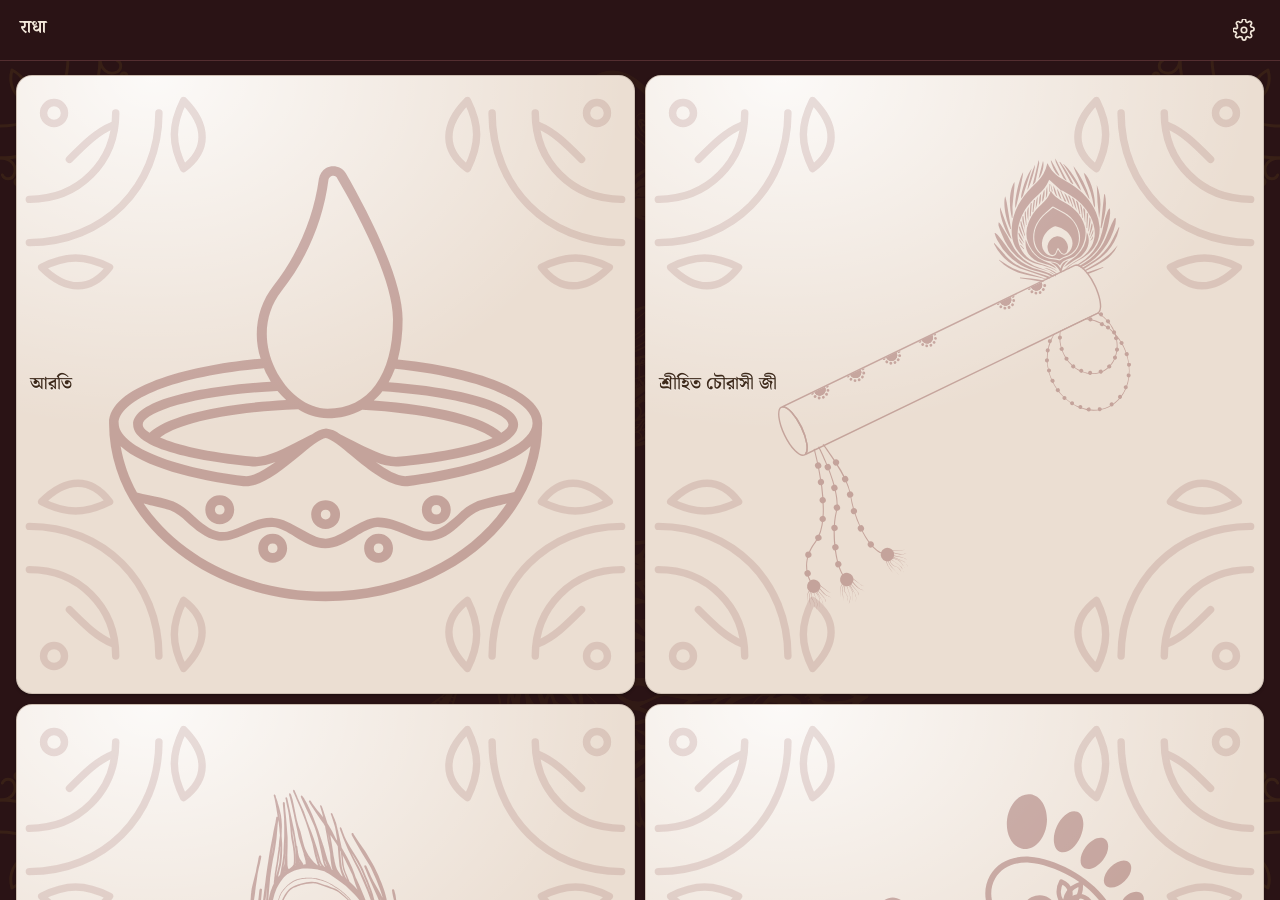
<file: index.html>
<!DOCTYPE html>
<html lang="hi" translate="no">
<head>
<meta charset="utf-8">
<!-- These are prayers, to be read as they are written. Chrome sees a Hindi
     page on a phone set to English and offers "Translate page?" on every
     open; this is the page saying no, so the offer is never made. -->
<meta name="google" content="notranslate">
<meta name="viewport" content="width=device-width, initial-scale=1, viewport-fit=cover">
<meta name="theme-color" content="#2A1315">
<title>राधा</title>
<!-- Noto Serif Devanagari now ships with the app instead of loading from
     Google, so the Devanagari renders with no internet. Same family, same
     weights (500/600), same unicode-ranges as the stylesheet it replaces. -->
<link rel="stylesheet" href="fonts/noto-serif-devanagari.css">
<!-- and Bengali, for the Sudha Nidhi, on the same terms: self-hosted so the
     verses render with no internet. -->
<link rel="stylesheet" href="fonts/noto-serif-bengali.css">
<link rel="manifest" href="app.webmanifest">
<link rel="apple-touch-icon" href="icons/apple-touch-icon.png">
<meta name="apple-mobile-web-app-capable" content="yes">
<meta name="apple-mobile-web-app-status-bar-style" content="black-translucent">
<meta name="apple-mobile-web-app-title" content="राधा">
<style>
  :root{
    /* Deep oxblood rather than black: it sets off the ivory tiles and the
       gold, and the whole dark family moves together so the topbar,
       sheets, mini-player and rows stay in key with it. */
    --bg:#2A1315;--surface:#361A1C;--surface2:#422124;--line:#542E30;
    --text:#F2E7DA;--muted:#B09287;--gold:#C9A227;--red:#B4462F;--pad:16px;
    --ivory:#F7F1E4;--ink:#3E2A1B;
  }
  *{box-sizing:border-box;-webkit-tap-highlight-color:transparent}
  html,body{margin:0;height:100%}
  body{background:var(--bg);color:var(--text);
    font-family:-apple-system,BlinkMacSystemFont,"Segoe UI",Roboto,sans-serif,
      "Noto Serif Devanagari","Noto Serif Bengali";
    font-size:16px;line-height:1.4;overscroll-behavior:none;
    display:flex;flex-direction:column;height:100dvh}

  /* Nothing on these screens is here to be selected — and a tap that selects
     a word is exactly what summons Chrome's Touch to Search: the Google
     Translate bar that slid up over the শব্দার্থ fold every time an edge tap
     turned the page (screenshot, 2026-09-19). No word selected, nothing for it
     to offer. The long-press callout goes with it, and the app reads as an app
     instead of a web page. Fields are the exception: the rename dialog calls
     .select() on its own text. */
  body{-webkit-user-select:none;user-select:none;-webkit-touch-callout:none}
  input,textarea{-webkit-user-select:text;user-select:text}
  button{font:inherit;color:inherit;background:none;border:0;cursor:pointer}
  input{font:inherit}
  .dv{font-family:"Noto Serif Devanagari","Noto Sans Devanagari",serif}

  .topbar{display:flex;align-items:center;gap:4px;
    padding:calc(env(safe-area-inset-top) + 10px) var(--pad) 10px;
    border-bottom:1px solid var(--line);position:sticky;top:0;background:var(--bg);z-index:5}
  .icon-btn{width:40px;height:40px;flex:0 0 40px;display:grid;place-items:center;border-radius:10px}
  .icon-btn:active{background:var(--surface2)}
  .icon-btn[hidden]{display:none}
  .title{flex:1;min-width:0;font-size:19px;font-weight:600;
    white-space:nowrap;overflow:hidden;text-overflow:ellipsis;padding:0 4px}
  .crumb{display:block;font-size:11px;color:var(--muted);font-weight:400;
    letter-spacing:.4px;white-space:nowrap;overflow:hidden;text-overflow:ellipsis;
    font-family:-apple-system,BlinkMacSystemFont,"Segoe UI",Roboto,sans-serif}
  /* …except when what it says is not Latin. The line under the title carries
     ভাগ / পদ ranges and now दो संस्करण, and the stack above has no Indic face in
     it, so those fell through to whatever the phone happened to own. The title's
     own script class decides, exactly as it does for the title itself. */
  .title.dv .crumb{font-family:"Noto Serif Devanagari","Noto Sans Devanagari",serif}
  .title.bn .crumb{font-family:"Noto Serif Bengali","Noto Sans Bengali",serif}

  .scroll{flex:1;overflow-y:auto;-webkit-overflow-scrolling:touch;padding-bottom:180px}

  /* No scrollbar on anything that scrolls — asked for on 2026-09-19. Chrome
     draws a thin grey rule down the right edge while a finger moves, and beside
     a page of centred verse it reads as part of the page, a margin line someone
     ruled there. Nothing here needs it: the reader counts its own place in the
     header (5/7), the picker is a grid of numbers, and a sheet is a handful of
     rows. Both spellings, because the standard property is Chrome 121+ and the
     WebKit pseudo-element is what older phones still listen to. */
  .scroll,.versescroll,.pick-grid,.sheet{scrollbar-width:none}
  .scroll::-webkit-scrollbar,.versescroll::-webkit-scrollbar,
  .pick-grid::-webkit-scrollbar,.sheet::-webkit-scrollbar{display:none;width:0;height:0}

  /* Alpona drawn on the ground itself, framing the content. z-index -1 so
     it lies under the flow but over the page colour; the top pair start
     below the topbar, which is opaque and would otherwise cover them. */
  #bgArt{position:fixed;inset:0;pointer-events:none;z-index:-1;overflow:hidden}
  #bgArt svg{position:absolute;width:min(48vw,200px);aspect-ratio:1;
    color:var(--gold);opacity:.09}
  #bgArt .tl{top:calc(env(safe-area-inset-top) + 58px);left:0}
  #bgArt .tr{top:calc(env(safe-area-inset-top) + 58px);right:0;transform:scaleX(-1)}
  #bgArt .bl{bottom:0;left:0;transform:scaleY(-1)}
  #bgArt .br{bottom:0;right:0;transform:scale(-1,-1)}
  /* A peacock on the ground, very faint, centred low where the lists leave
     room (user, 2026-10-11: aesthetic, never in the way of reading). From
     the user's Freepik file 4411667_2146 on Drive pnf/, cut out and optimised
     (svgo -p 1, 336 -> 93 KB); its own file so the page stays light.
     It fills the ground below the topbar like an alpona, as large as the
     screen allows in proportion (object-fit), centred. */
  #bgArt .peacock{position:absolute;left:0;width:100%;
    top:calc(env(safe-area-inset-top) + 66px);
    height:calc(100% - env(safe-area-inset-top) - env(safe-area-inset-bottom) - 78px);
    object-fit:contain;opacity:.05}

  /* Tiles are off-white leaves of paper. Each collection's colour from
     manifest.json is no longer the fill — it is the ink the motif and the
     alpona are drawn in, so the six stay tellable apart at a glance.
     Ivory #F7F1E4, ink #3E2A1B. */
  .tiles{display:grid;grid-template-columns:1fr 1fr;gap:10px;padding:14px var(--pad) 0}
  .tile{position:relative;aspect-ratio:1/1;border-radius:16px;overflow:hidden;
    display:flex;flex-direction:column;justify-content:center;padding:13px;
    text-align:center;transition:transform .12s;
    /* every tile on the आरती paper (user, 2026-10-11): ivory with 9% of its
       maroon #6E1F1F, = #EBDED2. --tint stays each tile's own ink. */
    background:#EBDED2;
    border:1px solid rgba(62,42,27,.16);
    box-shadow:0 1px 3px rgba(0,0,0,.35)}
  .tile:active{transform:scale(.975)}
  /* light falling from the top-left, as on paper */
  .tile::before{content:"";position:absolute;inset:0;
    background:radial-gradient(120% 90% at 22% 0%,rgba(255,255,255,.85),transparent 64%)}
  .tile.pointed{border-color:var(--gold);box-shadow:0 0 0 1.5px var(--gold) inset,0 1px 3px rgba(0,0,0,.35)}

  /* the motif sits behind the words, large and quiet */
  .tile-art{position:absolute;inset:0;display:grid;place-items:center;pointer-events:none}
  .tile-art svg{width:78%;height:78%;color:var(--tint);opacity:.30}
  /* alpona: the rice-paste flourish in the corners */
  .tile-alpona{position:absolute;inset:0;pointer-events:none}
  /* one alpona ink on every tile, the आरती maroon (user, 2026-10-11) */
  .tile-alpona svg{width:100%;height:100%;color:#6E1F1F;opacity:.13}

  .tile-hi{position:relative;font-size:17.5px;font-weight:600;color:var(--ink);line-height:1.34;
    text-shadow:0 1px 0 rgba(255,255,255,.55)}
  .tile-range{position:relative;font-size:14px;color:rgba(62,42,27,.72);
    margin-top:3px;font-variant-numeric:tabular-nums}

  .libtile{margin:10px var(--pad) 0;display:flex;align-items:center;gap:14px;
    width:calc(100% - 2*var(--pad));padding:18px 16px;border-radius:16px;
    background:var(--surface);border:1px solid var(--line);text-align:left}
  .libtile:active{background:var(--surface2)}
  .libtile .meta{flex:1;min-width:0}
  .libtile .name{font-size:16.5px;font-weight:600}
  .libtile .sub{font-size:12.5px;color:var(--muted);margin-top:3px}

  /* no rule between rows (user, 2026-10-11): it cut across the peacock */
  .row{display:flex;align-items:center;gap:14px;padding:13px var(--pad);
    user-select:none;-webkit-user-select:none;
    width:100%;text-align:left}
  .row:active{background:var(--surface)}
  .row.current .name,.row.current .glyph{color:var(--gold)}
  .row.pointed{background:rgba(201,162,39,.07)}
  .row.pointed .name{color:var(--gold)}
  .glyph{flex:0 0 24px;display:grid;place-items:center;color:var(--muted)}
  .meta{flex:1;min-width:0}
  .name{display:block;white-space:nowrap;overflow:hidden;text-overflow:ellipsis;font-size:16px}
  .sub{display:block;font-size:12.5px;color:var(--muted);margin-top:3px;font-variant-numeric:tabular-nums}
  .sub .mark{color:var(--gold)}
  .track-bar{height:2px;background:var(--line);border-radius:2px;margin-top:7px;overflow:hidden}
  .track-bar i{display:block;height:100%;background:var(--gold);border-radius:2px}
  .empty{padding:44px 30px;text-align:center;color:var(--muted);font-size:14px}
  .empty b{display:block;color:var(--text);font-size:17px;font-weight:600;margin-bottom:8px}

  .fab{position:fixed;right:18px;bottom:calc(env(safe-area-inset-bottom) + 18px);
    width:58px;height:58px;border-radius:50%;background:var(--gold);color:#1A1508;
    display:grid;place-items:center;box-shadow:0 6px 20px rgba(0,0,0,.5);z-index:20;
    transition:transform .12s}
  .fab:active{transform:scale(.93)}
  .fab[hidden]{display:none}
  body.player-open .fab{display:none}
  body.has-mini .fab{bottom:calc(env(safe-area-inset-bottom) + 92px)}

  /* ---------- the way home ----------
     One tap back to the tiles from wherever the screen has got to, instead of
     a press of back for every layer. It sits at the bottom LEFT, the FAB's
     mirror, and is quieter than the FAB on purpose: adding a pad is the loud
     thing on a screen that offers it; going home is furniture.

     It is fixed, and above the raised player (z-30) so it is reachable over a
     sounding आरती, but below the scrim (z-40) — a sheet is answered by the
     sheet, not by leaving. On a SLIDE it hides, because the reader's own bar
     carries the same key in the same corner and two would collide. */
  .homebtn{position:fixed;left:18px;bottom:calc(env(safe-area-inset-bottom) + 18px);
    width:52px;height:52px;border-radius:50%;background:var(--surface2);
    color:var(--gold);border:1px solid var(--line);
    display:grid;place-items:center;box-shadow:0 6px 20px rgba(0,0,0,.45);z-index:31;
    transition:transform .12s}
  .homebtn:active{transform:scale(.93)}
  .homebtn[hidden]{display:none}
  /* the mini bar takes the foot of the screen, so the button steps over it —
     the same lift, and the same distance, as the FAB on the other side */
  body.has-mini .homebtn{bottom:calc(env(safe-area-inset-bottom) + 92px)}
  /* a raised player covers the mini bar, so the lift comes off again; and it
     covers the tiles, so the button shows even when the view beneath IS home */
  body.player-open .homebtn{bottom:calc(env(safe-area-inset-bottom) + 18px)}
  body.player-open .homebtn[hidden]{display:grid}
  /* A SLIDE has the bar, whose first key is this one, so this one stands down
     — but only while the slide is actually UP. `path-play` says which face the
     player wears, not whether it is raised, and it is never taken off the body:
     once a verse has been opened it stays for the rest of the session. Matched
     on its own it took the floating key off every list behind the slide, for
     the rest of the session — reported as "I can't see the home button", and
     answered by pairing the class with `player-open`, which really does mean
     the slide is up. */
  body.player-open.path-play .homebtn,body.player-open.text-play .homebtn,
  body.player-open.path-play .homebtn[hidden],
  body.player-open.text-play .homebtn[hidden]{display:none}

  .mini{position:fixed;left:0;right:0;bottom:0;
    padding:0 6px calc(env(safe-area-inset-bottom) + 6px);z-index:18}
  .mini[hidden]{display:none}
  .mini-inner{background:var(--surface2);border:1px solid var(--line);border-radius:14px;
    display:flex;align-items:center;gap:10px;padding:9px 8px 9px 14px}
  .mini .name{font-size:14.5px}
  .mini .sub{font-size:11.5px;margin-top:2px}
  .mini-prog{height:2px;background:var(--line);margin:7px 6px 0;border-radius:2px;overflow:hidden}
  .mini-prog i{display:block;height:100%;background:var(--gold)}

  .player{position:fixed;inset:0;background:var(--bg);z-index:30;display:flex;flex-direction:column;
    padding:calc(env(safe-area-inset-top) + 10px) 24px calc(env(safe-area-inset-bottom) + 26px);
    transform:translateY(100%);transition:transform .26s ease}
  body.player-open .player{transform:translateY(0)}
  .disc{flex:1;display:grid;place-items:center;padding:12px 0;min-height:0}
  .disc svg{width:min(56vw,220px);height:auto}
  .disc .spin{transform-origin:50% 50%;animation:rot 6s linear infinite;animation-play-state:paused}
  body.playing .disc .spin{animation-play-state:running}
  @keyframes rot{to{transform:rotate(360deg)}}
  .now-name{font-size:20px;font-weight:600;text-align:center;margin:0 0 6px;overflow-wrap:anywhere}
  .now-folder{font-size:12px;color:var(--muted);text-align:center;letter-spacing:.4px;margin-bottom:18px}
  .seek{width:100%;appearance:none;background:transparent;height:34px;display:block}
  .seek::-webkit-slider-runnable-track{height:4px;border-radius:4px;
    background:linear-gradient(var(--gold),var(--gold)) left/var(--fill,0%) 100% no-repeat,var(--line)}
  .seek::-moz-range-track{height:4px;border-radius:4px;
    background:linear-gradient(var(--gold),var(--gold)) left/var(--fill,0%) 100% no-repeat,var(--line)}
  .seek::-webkit-slider-thumb{appearance:none;width:16px;height:16px;border-radius:50%;
    background:var(--gold);margin-top:-6px}
  .seek::-moz-range-thumb{width:16px;height:16px;border:0;border-radius:50%;background:var(--gold)}
  .times{display:flex;justify-content:space-between;font-size:12.5px;color:var(--muted);
    font-variant-numeric:tabular-nums;margin-top:-4px}
  .transport{display:flex;align-items:center;justify-content:center;gap:26px;margin-top:20px}
  .big{width:74px;height:74px;border-radius:50%;background:var(--gold);color:#1A1508;
    display:grid;place-items:center}
  .big:active{transform:scale(.95)}
  .skip{width:56px;height:56px;border-radius:50%;display:grid;place-items:center;
    border:1px solid var(--line);position:relative}
  .skip span{position:absolute;font-size:9.5px;bottom:9px;color:var(--muted);font-variant-numeric:tabular-nums}
  .chainline{text-align:center;font-size:12.5px;color:var(--gold);
    min-height:18px;margin-top:12px;font-variant-numeric:tabular-nums}

  .scrim{position:fixed;inset:0;background:rgba(0,0,0,.6);z-index:40;opacity:0;
    pointer-events:none;transition:opacity .18s}
  .scrim.on{opacity:1;pointer-events:auto}
  .sheet{position:fixed;left:0;right:0;bottom:0;z-index:41;background:var(--surface);
    border-radius:18px 18px 0 0;padding:8px 0 calc(env(safe-area-inset-bottom) + 10px);
    transform:translateY(110%);transition:transform .22s ease;max-height:80dvh;overflow-y:auto}
  .sheet.on{transform:translateY(0)}
  .grab{width:38px;height:4px;border-radius:4px;background:var(--line);margin:6px auto 10px}
  .sheet h3{margin:4px 22px 12px;font-size:13px;letter-spacing:.6px;text-transform:uppercase;
    color:var(--muted);font-weight:600;overflow:hidden;text-overflow:ellipsis;white-space:nowrap}
  /* Every other sheet's heading is a Latin label, so it is set as one — small,
     upper-cased, tracked out. This one carries the slide's own name in its own
     script, where all three of those are wrong. */
  #restartSheetTitle{text-transform:none;letter-spacing:0;font-size:15.5px;
    color:var(--text);white-space:normal}
  .item{display:flex;align-items:center;gap:16px;padding:15px 22px;width:100%;text-align:left}
  .item:active{background:var(--surface2)}
  .item.danger{color:var(--red)}
  .item .glyph{color:inherit}
  .item .sub2{display:block;font-size:12px;color:var(--muted);margin-top:2px}
  .toggle{display:flex;align-items:center;gap:16px;padding:14px 22px;width:100%;text-align:left}
  .toggle .meta{flex:1}
  .toggle .sub{white-space:normal;margin-top:2px}
  /* the action at the end of a "keep on this phone" row: a word, not a switch,
     because it does something rather than remembering something */
  .offbtn{flex:0 0 auto;padding:8px 14px;border-radius:999px;border:1px solid var(--line);
    font-size:12.5px;letter-spacing:.3px;color:var(--text);white-space:nowrap;background:none}
  .offbtn.on{color:var(--gold);border-color:rgba(201,162,39,.45)}
  .offbtn:active{background:var(--surface2)}
  .sw{flex:0 0 50px;width:50px;height:30px;border-radius:15px;background:var(--line);
    position:relative;transition:background .16s}
  .sw::after{content:"";position:absolute;top:3px;left:3px;width:24px;height:24px;
    border-radius:50%;background:var(--muted);transition:.16s}
  .sw.on{background:rgba(201,162,39,.35)}
  .sw.on::after{left:23px;background:var(--gold)}

  .dlg{position:fixed;left:16px;right:16px;top:20%;z-index:42;background:var(--surface);
    border:1px solid var(--line);border-radius:16px;padding:20px;opacity:0;
    pointer-events:none;transform:scale(.96);transition:.15s}
  .dlg.on{opacity:1;pointer-events:auto;transform:scale(1)}
  .dlg h3{margin:0 0 14px;font-size:16px;text-transform:none;letter-spacing:0;color:var(--text)}
  .dlg input{width:100%;padding:12px 14px;border-radius:10px;background:var(--bg);
    border:1px solid var(--line);color:var(--text)}
  .dlg input:focus{outline:none;border-color:var(--gold)}
  .dlg-btns{display:flex;justify-content:flex-end;gap:8px;margin-top:18px}
  .dlg-btns button{padding:10px 18px;border-radius:9px;font-weight:600;font-size:15px}
  .dlg-btns .go{background:var(--gold);color:#1A1508}
  .dlg-btns .cancel{color:var(--muted)}

  .toast{position:fixed;left:50%;bottom:120px;transform:translate(-50%,14px);
    background:var(--surface2);border:1px solid var(--line);padding:11px 18px;
    border-radius:10px;font-size:14px;z-index:60;opacity:0;pointer-events:none;
    transition:.2s;max-width:86vw;text-align:center}
  .toast.on{opacity:1;transform:translate(-50%,0)}

  /* Bengali is set in the serif that matches the Devanagari, served from this
     repo for the same reason: the text must render with no internet. */
  .bn{font-family:"Noto Serif Bengali","Noto Sans Bengali",serif}

  /* ---------- path slides (चौरासी जी, राधा सुधा निधि) ---------- */

  /* Where the path stands, and the two ways to start it. Ivory like the tiles,
     so it reads as a leaf of the same paper rather than as a control panel. */
  .pathhead{position:relative;overflow:hidden;margin:14px var(--pad) 0;padding:16px;
    border-radius:16px;background:color-mix(in srgb, var(--tint) 9%, #F7F1E4);
    border:1px solid rgba(62,42,27,.16);box-shadow:0 1px 3px rgba(0,0,0,.35)}
  .pathhead::before{content:"";position:absolute;inset:0;
    background:radial-gradient(120% 90% at 22% 0%,rgba(255,255,255,.85),transparent 64%)}
  .pathhead>*{position:relative}
  .pathwhere{font-size:12px;letter-spacing:.5px;text-transform:uppercase;
    color:rgba(62,42,27,.6);font-weight:600}
  .pathnext{font-size:19px;font-weight:600;color:var(--ink);margin-top:4px;line-height:1.35}
  .modes{display:grid;grid-template-columns:1fr 1fr;gap:9px;margin-top:15px}
  .mode{padding:13px 10px;border-radius:12px;border:1px solid rgba(62,42,27,.22);
    background:rgba(255,255,255,.5);color:var(--ink);text-align:center;
    font-size:15.5px;font-weight:600;line-height:1.25;transition:transform .12s}
  .mode:active{transform:scale(.97)}
  .mode .sub3{display:block;font-size:11.5px;font-weight:400;margin-top:4px;
    color:rgba(62,42,27,.66);font-variant-numeric:tabular-nums}
  .pathhint{font-size:11.5px;color:rgba(62,42,27,.62);margin-top:12px;text-align:center;
    line-height:1.5}

  /* script toggle — Bengali / Hindi on the Sudha Nidhi */
  .scripts{display:flex;gap:5px;margin:14px var(--pad) 0;padding:4px;
    background:var(--surface);border:1px solid var(--line);border-radius:12px}
  .scripts button{flex:1;padding:9px 6px;border-radius:9px;font-size:14.5px;color:var(--muted)}
  .scripts button.on{background:var(--surface2);color:var(--gold);font-weight:600}
  .scripts button .tag{display:block;font-size:10px;letter-spacing:.3px;
    color:var(--muted);font-weight:400;margin-top:2px}

  .sect{font-size:12px;letter-spacing:.6px;text-transform:uppercase;color:var(--muted);
    padding:22px var(--pad) 9px;font-weight:600}

  /* the badge that says "you are here" on a group row */
  .here{flex:0 0 auto;font-size:11px;color:var(--gold);border:1px solid rgba(201,162,39,.5);
    border-radius:20px;padding:2px 10px;font-variant-numeric:tabular-nums}

  /* an honest empty space, for the Hindi text that is not written yet */
  .ph{margin:14px var(--pad);padding:22px 20px;border-radius:14px;background:var(--surface);
    border:1px dashed var(--line);color:var(--muted);font-size:13.5px;line-height:1.65;
    text-align:center}
  .ph b{display:block;color:var(--text);font-size:15.5px;font-weight:600;margin-bottom:8px}

  /* The recitation text, shown in place of the disc while a pad or a verse
     plays. On these slides the words are the point of the screen, so they get
     the room the spinning disc had. */
  .versewrap{flex:1;min-height:0;display:none;flex-direction:column}
  body.path-play .disc{display:none}
  body.path-play .versewrap{display:flex}
  .versescroll{flex:1;min-height:0;overflow-y:auto;-webkit-overflow-scrolling:touch;
    padding:4px 2px 12px;-webkit-mask-image:linear-gradient(#000 92%,transparent);
    mask-image:linear-gradient(#000 92%,transparent)}
  .versetext{font-size:var(--verse-size,18px);line-height:1.95;text-align:center;
    color:var(--text);white-space:pre-wrap;overflow-wrap:anywhere;margin:0}
  .versemuted{color:var(--muted);font-size:14px;line-height:1.7;white-space:normal;
    padding:0 6px}

  /* ---------- a text-only slide: श्री हित सेवक वाणी ----------
     A section is a run of verses, most of them followed by their own व्याख्या.
     The gloss is folded away so the page reads as verse until it is asked for. */
  .versrich{display:none;padding-bottom:8px}
  body.text-play .versrich{display:block}
  body.text-play #verseText{display:none}
  /* On a path slide the same box carries the folds that hang under a verse —
     the Sudha Nidhi's ব্যাখ্যা and শব্দার্থ. Keyed on the box HAVING something
     in it, so a verse with no meaning written yet needs no bookkeeping and
     cannot leave an empty rule of gold behind. */
  body.path-play .versrich:not(:empty){display:block}
  .versrich .versetext{margin:0 0 4px}
  .vnote{font-size:13px;color:var(--muted);text-align:center;margin:2px 0 10px}
  .vcolo{font-size:12.5px;color:var(--gold);text-align:center;margin:14px 0 4px;
    letter-spacing:.3px}
  .gloss{margin:2px 0 18px}
  .gloss summary{list-style:none;cursor:pointer;display:flex;align-items:center;gap:7px;
    justify-content:center;font-size:12px;letter-spacing:.5px;color:var(--muted);
    padding:5px 0}
  .gloss summary::-webkit-details-marker{display:none}
  .gloss summary::before{content:"›";display:inline-block;font-size:15px;line-height:1;
    transition:transform .15s;color:var(--gold)}
  .gloss[open] summary::before{transform:rotate(90deg)}
  .gloss summary:active{color:var(--gold)}
  /* A meaning that is NEVER folded. It belongs to the same chunk as the verse
     it explains, so it carries the same body styling as a fold's — only its
     heading is a label rather than something to press. */
  .gopen{margin:2px 0 18px}
  .gopen .ghead{display:flex;align-items:center;justify-content:center;gap:7px;
    font-size:12px;letter-spacing:.5px;color:var(--muted);padding:5px 0}
  /* The meaning is read, not consulted: it carries the SAME size as the verse
     it explains — `--verse-size`, so A+ / A- moves both together — and no rule
     down its left, which was furniture the verse itself does not wear. It stays
     left-aligned prose against the centred verse, and a shade quieter. */
  .gbody{font-size:var(--verse-size,18px);line-height:1.85;color:var(--muted);
    text-align:left;white-space:pre-wrap;overflow-wrap:anywhere;
    padding:2px 0;margin:2px 4px 0}
  /* the same furniture as a path slide, minus everything that is about sound */
  body.text-play .disc,body.text-play .now-folder,body.text-play #seek,
  body.text-play .player>.times,body.text-play .transport,
  body.text-play .chainline{display:none}
  body.text-play .versewrap{display:flex}
  body.text-play .rbar{display:flex}
  body.text-play .now-name{order:-1;font-size:15px;color:var(--muted);font-weight:600;
    letter-spacing:.3px;margin:0 0 10px}
  body.text-play #rbAudio,body.text-play #rbPlay{display:none}
  /* the fold-everything button belongs to whatever has folds: every section of
     सेवक वाणी, and the verses of the Sudha Nidhi that have their meaning */
  #rbGloss{display:none}
  body.text-play #rbGloss,body.glossable #rbGloss{display:grid}
  /* On a verse the play button is the middle of the bar, three a side. A verse
     with no meaning offers no book, but its place is kept, or play would slide
     half a button left every time the page turned past shloka 90. A text with
     no meaning anywhere (चौरासी जी) keeps no such place: its six buttons
     share the whole bar (user, 2026-10-11). */
  body.path-play.glossbook:not(.glossable) #rbGloss{display:grid;visibility:hidden}
  /* the picker lists sections by their titles, one to a row */
  .pick-grid.titles{grid-template-columns:1fr;gap:7px}
  .titles .pcell{aspect-ratio:auto;display:flex;align-items:center;gap:12px;
    padding:13px 14px;text-align:left;font-size:15px}
  .titles .pcell.on{font-weight:600}

  /* रसिक पदावली is a list of rows like every other list (user, 2026-10-11):
     its solid tiles covered the peacock on the ground. */

  /* The two slides that are not built yet. They hold their place in the grid
     so the layout is whole, but they are plainly not ready: no ink of their
     own, a dashed edge, and a quiet label. Tapping one says so and no more. */
  .tile.soon{background:rgba(247,241,228,.62);border-style:dashed;
    border-color:rgba(62,42,27,.2);box-shadow:none}
  .tile.soon::before{opacity:.45}
  .tile.soon .tile-art svg{color:#6B5B4B;opacity:.16}
  .tile.soon .tile-alpona svg{color:#6B5B4B;opacity:.09}
  .tile.soon .tile-hi{color:rgba(62,42,27,.58);text-shadow:none}
  .tile-soon{position:relative;margin-top:6px;font-size:10.5px;letter-spacing:.5px;
    color:rgba(62,42,27,.5);font-weight:600}

  /* ---------- the sittings a path is divided into ----------
     Leaves of the same paper as the home tiles, because they are the same
     kind of choice: which sitting am I taking up. The one holding the current
     position wears the gold edge — that is the whole of "where I am". */
  .stiles{display:grid;grid-template-columns:1fr 1fr;gap:10px;padding:4px var(--pad) 0}
  .stile{position:relative;overflow:hidden;border-radius:16px;padding:15px 12px;
    min-height:112px;display:flex;flex-direction:column;justify-content:center;
    text-align:center;transition:transform .12s;
    background:color-mix(in srgb, var(--tint) 9%, #F7F1E4);
    border:1px solid rgba(62,42,27,.16);box-shadow:0 1px 3px rgba(0,0,0,.35)}
  .stile:active{transform:scale(.975)}
  .stile::before{content:"";position:absolute;inset:0;
    background:radial-gradient(120% 90% at 22% 0%,rgba(255,255,255,.85),transparent 64%)}
  .stile>*{position:relative}
  .stile.now{border-color:var(--gold);box-shadow:0 0 0 1.5px var(--gold) inset,0 1px 3px rgba(0,0,0,.35)}
  .sname{font-size:16px;font-weight:600;color:var(--ink);line-height:1.3}
  .srange{font-size:12.5px;color:rgba(62,42,27,.72);margin-top:5px;line-height:1.45}
  .scount{font-size:11px;color:rgba(62,42,27,.55);margin-top:5px;font-variant-numeric:tabular-nums;
    letter-spacing:.3px}
  .stile.wide{grid-column:1 / -1;min-height:0;padding:14px 12px}
  .snow{position:absolute;top:7px;right:9px;font-size:9.5px;letter-spacing:.4px;
    color:var(--gold);font-weight:600}

  /* ---------- the reader's own bar ----------
     On a path slide the words are the screen. The transport moves into a panel
     and this carries what a reader actually reaches for. */
  .rbar{display:none;align-items:center;justify-content:space-between;gap:2px;
    margin-top:14px;padding-top:12px;border-top:1px solid var(--line)}
  body.path-play .rbar{display:flex}
  /* The reader's alpona: the page's corner flourish in the four spaces the
     words leave, the top pair over the name and the arrow, the bottom pair
     standing on the bar's line (user, 2026-10-11). Fainter than on the lists,
     and z-index -1 inside the player's own layer, so it lies under the words. */
  .part{display:none;position:absolute;width:min(48vw,200px);aspect-ratio:1;
    color:var(--gold);opacity:.07;pointer-events:none;z-index:-1}
  body.path-play .part{display:block}
  .part.tl{top:env(safe-area-inset-top);left:0}
  .part.tr{top:env(safe-area-inset-top);right:0;transform:scaleX(-1)}
  .rbar{position:relative}
  .part.bl{bottom:100%;left:-24px;transform:scaleY(-1)}
  .part.br{bottom:100%;right:-24px;transform:scale(-1,-1)}
  body.path-play .disc,body.path-play .now-folder,body.path-play #seek,
  body.path-play .player>.times,body.path-play .transport,
  body.path-play .chainline{display:none}
  /* A READING is one file over thirty shlokas, so the seek bar and the clock
     come back. On a verse slide they are noise — the file IS the item and its
     length is that verse's. Here the sound runs for seventeen minutes while the
     words are turned by hand, and finding a place inside it is the one thing
     this reader needs that the other never does. */
  body.path-play.reading #seek{display:block}
  body.path-play.reading .player>.times{display:flex}
  /* the close row: the arrow on the left, the script on the right */
  .ptop{display:flex;align-items:center;justify-content:space-between;gap:10px}
  .scriptsel{font:inherit;font-size:15px;color:var(--text);background:var(--surface);
    border:1px solid var(--line);border-radius:9px;padding:6px 8px;max-width:50%}
  /* the item's own name reads better above the words than under them */
  body.path-play .now-name{order:-1;font-size:15px;color:var(--muted);font-weight:600;
    letter-spacing:.3px;margin:0 0 10px}
  .rb{flex:1 1 0;min-width:0;height:54px;border-radius:11px;display:grid;
    grid-auto-flow:column;gap:1px;place-items:center;align-content:center;
    color:var(--text);position:relative}
  .rb:active{background:var(--surface2)}
  .rb:disabled{color:var(--line)}
  .rb.on{color:var(--gold)}
  .rb .az{font-size:22px;font-weight:600;line-height:1}
  .rb .az.sm{font-size:17px}
  .rb .pm{font-size:14px;font-weight:600;margin-left:1px;vertical-align:top}
  /* larger buttons, and the bar sits lower, into the room that was left under
     it (user, 2026-10-11) */
  .rb>svg{width:27px;height:27px}
  #rbHome>svg{width:31px;height:31px}
  body.path-play .player,body.text-play .player{
    padding-bottom:calc(env(safe-area-inset-bottom) + 8px)}

  /* ---------- item picker overlay ---------- */
  .pickov{position:fixed;inset:0;z-index:44;background:var(--bg);display:none;
    flex-direction:column;padding:calc(env(safe-area-inset-top) + 8px) 10px
      calc(env(safe-area-inset-bottom) + 10px)}
  .pickov.on{display:flex}
  .pick-head{display:flex;align-items:center;gap:6px;padding:0 8px 8px;
    border-bottom:1px solid var(--line)}
  .pick-title{flex:1;font-size:16px;font-weight:600}
  /* `align-content:start` is load-bearing, not tidying. The grid is a flex
     item with a definite height, so auto rows STRETCH to fill it — and a short
     list has few rows, so they stretch a lot. The cells are `aspect-ratio:1/1`,
     which then derives their WIDTH from that stretched height, and `1fr` is
     `minmax(auto,1fr)`, so the columns grow to that width and the grid runs off
     the screen. Measured at 390px: 271 cells sat at 66px and fitted; 31 cells
     blew up to 102px and overflowed by 179px. `minmax(0,1fr)` cuts the same
     feedback at the column, and is kept as the belt to this brace. */
  .pick-grid{flex:1;overflow-y:auto;-webkit-overflow-scrolling:touch;
    display:grid;grid-template-columns:repeat(5,minmax(0,1fr));gap:8px;
    align-content:start;padding:12px 4px 4px}
  .pcell{aspect-ratio:1/1;border-radius:11px;background:var(--surface);
    border:1px solid var(--line);color:var(--text);font-size:15px;
    font-variant-numeric:tabular-nums;display:grid;place-items:center}
  .pcell:active{background:var(--surface2)}
  .pcell.bracket{border-style:dashed;color:var(--muted)}
  .pcell.on{border-color:var(--gold);color:var(--gold);font-weight:600;
    box-shadow:0 0 0 1px var(--gold) inset}

  /* ---------- audio panel ---------- */
  /* The panel is a control strip, not a page: the words keep the screen, so
     every row is one line and the whole thing stays around a third of it. */
  .apanel{padding:2px 0 calc(env(safe-area-inset-bottom) + 8px)}
  .apanel .grab{margin:4px auto 8px}
  /* elapsed · bar · total, on ONE line */
  .ap-seek{display:flex;align-items:center;gap:11px;padding:0 18px}
  .apanel .seek{flex:1;min-width:0;width:auto;margin:0;padding:0}
  .ap-t{flex:0 0 auto;font-size:11.5px;color:var(--muted);
    font-variant-numeric:tabular-nums;letter-spacing:.2px}
  .ap-play{display:grid;place-items:center;margin:12px 0 2px}
  .apanel .big{width:58px;height:58px}
  .apanel .big svg{width:23px;height:23px}
  .speed{display:flex;align-items:center;gap:10px;padding:10px 18px 4px}
  .slabel{flex:1;font-size:14.5px;font-weight:600}
  .apanel .toggle{padding:9px 18px;gap:12px}
  .apanel .toggle .name{font-size:14.5px;font-weight:600}
  .apanel .toggle .sub{font-size:12px;margin-top:1px}
  .sbtn{width:34px;height:34px;flex:0 0 34px;border-radius:10px;border:1px solid var(--line);
    display:grid;place-items:center;font-size:18px;line-height:1;color:var(--text)}
  .sbtn:active{background:var(--surface2)}
  .sbtn:disabled{color:var(--line);border-color:var(--surface2)}
  .srate{min-width:52px;text-align:center;font-size:15.5px;font-variant-numeric:tabular-nums;
    color:var(--gold);font-weight:600}

  @media (prefers-reduced-motion:reduce){*{animation:none !important;transition:none !important}}
</style>
</head>
<body>

<div id="bgArt" aria-hidden="true">
  <svg class="tl" viewBox="0 0 100 100"><use href="#m-alpona-bg"/></svg>
  <svg class="tr" viewBox="0 0 100 100"><use href="#m-alpona-bg"/></svg>
  <svg class="bl" viewBox="0 0 100 100"><use href="#m-alpona-bg"/></svg>
  <svg class="br" viewBox="0 0 100 100"><use href="#m-alpona-bg"/></svg>
  <img class="peacock" src="art/peacock.svg" alt="">
</div>

<!-- Motifs for the collection tiles, drawn as line art so they stay crisp at
     any size, cost a couple of kilobytes, and need no network. Every stroke is
     currentColor, so each tile inks its motif in its own colour. -->
<svg width="0" height="0" style="position:absolute" aria-hidden="true" focusable="false">
  <defs>
    <g id="g-common" fill="none" stroke="currentColor" stroke-width="2.2"
       stroke-linecap="round" stroke-linejoin="round"></g>
  </defs>

  <!-- diya by Desti Silvana Ekasari from the Noun Project (CC BY 3.0),
       https://thenounproject.com/browse/icons/term/diya/ — the user's choice
       for the आरती tile (2026-10-11), filled with currentColor. Credited in
       Readme.md. -->
  <symbol id="m-diya" viewBox="0 0 100 100">
    <path fill="currentColor" d="M65,44.8c0.7-2.7,1-5.6,1-8.4c0-8.5-7.4-22.6-11.8-30.3c-0.8-1.4-2.7-1.9-4.1-1.1c-0.8,0.5-1.3,1.3-1.5,2.2 c-1.1,8.1-4.4,15.8-9.4,22.2c-3.4,4.3-4.4,10-2.7,15.2C21.7,46,5,50.3,5,58c0,20.4,20.2,37,45,37s45-16.6,45-37 C95,51.8,83.3,46.7,65,44.8z M93,58c0,4.6-10.7,9.1-26.1,11c-1.7,0.2-4.1-1.2-6.5-2.9c1.3,0.6,2.8,0.9,4.2,0.9c0.2,0,0.4,0,0.6,0 c7.5-0.7,24.8-2.9,24.8-8.7c0-5-13.6-7.8-26.9-8.8c0.5-0.9,0.9-1.8,1.3-2.8C81,48.4,93,53.1,93,58z M89.2,72.3 c-0.8,0.2-1.6,0.4-2.5,0.6c-1.6,0.3-3.4,0.8-5.1,1.3c-1.6,0.7-3,1.6-4.2,2.9c-1.7,1.5-3.4,3-5.5,3.4c-1.4,0.2-3.1-0.5-4.9-1.3 c-2-0.8-4.1-1.7-6.3-1.6c-1.9,0.1-3.7,1.2-5.5,2.2S51.7,82,50,82s-3.5-1.1-5.3-2.1s-3.6-2.1-5.5-2.2c-2.2-0.2-4.3,0.7-6.3,1.6 c-1.8,0.8-3.5,1.5-4.9,1.3c-2.1-0.3-3.8-1.9-5.5-3.4c-1.2-1.2-2.6-2.2-4.1-2.9c-1.7-0.6-3.5-1-5.1-1.3c-0.9-0.2-1.7-0.4-2.5-0.6 c-1.7-3-2.8-6.3-3.4-9.6c4.7,4.3,15.3,7,25.5,8.3c3.5,0.4,7.9-3.2,11.7-6.3c2-1.7,4.5-3.7,5.4-3.7s3.4,2,5.4,3.7 c3.6,3,7.8,6.3,11.1,6.3c0.2,0,0.4,0,0.6,0c10.2-1.3,20.9-4,25.5-8.3C92,66.1,90.9,69.3,89.2,72.3z M41.8,53.2 c-14,0.8-24.7,3.3-28.4,6.8c-1-0.6-1.4-1.2-1.4-1.7c0-2.2,8.9-6,28-7C40.6,52,41.2,52.6,41.8,53.2z M44.3,55.1 c1.8,1.2,3.9,1.8,6.1,1.9c2.5,0,5-0.6,7.2-1.8c12.8,0.7,23.4,3,27.1,5.9C81.2,62.5,75,64.1,65,65c-2.4,0.2-6.2-1.8-9.2-3.3 c-1-0.5-2-1-2.8-1.4c-0.8-0.7-1.9-1.1-2.9-1.2c-1.1,0.1-2.1,0.6-2.9,1.2c-0.9,0.4-1.8,0.9-2.8,1.4c-3,1.6-6.8,3.5-9.2,3.3 c-10-0.9-16.2-2.5-19.6-4C18.8,58.4,28.6,55.7,44.3,55.1z M61.8,51.4c18,1.2,26.2,4.8,26.2,6.9c0,0.5-0.5,1.1-1.5,1.7 c-3.5-3.3-13.5-5.8-26.5-6.7C60.7,52.7,61.3,52.1,61.8,51.4z M40.8,30.6c5.3-6.7,8.7-14.7,9.8-23.2C50.7,7,51,6.7,51.4,6.6h0.2 c0.4,0,0.7,0.2,0.8,0.5C56.8,14.6,64,28.3,64,36.4C64,48,58.9,55,50.4,55c-4.1,0-8.5-3.3-10.9-8.3C36.8,41.1,37.3,35.1,40.8,30.6z M37.2,46.6c0.1,0.3,0.3,0.7,0.4,1c0.3,0.6,0.7,1.2,1,1.8C25,50.2,10,53,10,58.3c0,5.8,17.4,8,24.8,8.7c0.2,0,0.4,0,0.6,0 c1.4-0.1,2.9-0.4,4.2-0.9c-2.4,1.7-4.8,3.1-6.5,2.9C17.7,67.1,7,62.6,7,58C7,53.6,17.4,48.3,37.2,46.6z M50,93 c-16.3,0-30.4-7.4-37.8-18.3c0.2,0.1,3.9,0.9,5.5,1.4c1.3,0.6,2.4,1.4,3.4,2.4c1.8,1.6,3.8,3.4,6.5,3.9c2,0.3,4-0.6,6-1.4 c1.8-0.8,3.7-1.5,5.4-1.4c1.4,0.1,3,1,4.6,2c2,1.2,4,2.4,6.3,2.4s4.3-1.2,6.3-2.4c1.6-1,3.2-1.9,4.6-2c1.9,0.1,3.7,0.6,5.4,1.4 c2,0.8,4.1,1.7,6,1.4c2.7-0.4,4.7-2.2,6.5-3.9c1-1,2.1-1.8,3.4-2.4c1.7-0.5,5.3-1.3,5.5-1.4C80.4,85.6,66.3,93,50,93z M50,74 c-1.7,0-3,1.3-3,3s1.3,3,3,3s3-1.3,3-3S51.7,74,50,74z M50,78c-0.6,0-1-0.4-1-1s0.4-1,1-1s1,0.4,1,1S50.6,78,50,78z M39,81 c-1.7,0-3,1.3-3,3s1.3,3,3,3s3-1.3,3-3S40.7,81,39,81z M39,85c-0.6,0-1-0.4-1-1s0.4-1,1-1s1,0.4,1,1S39.6,85,39,85z M28,73 c-1.7,0-3,1.3-3,3s1.3,3,3,3s3-1.3,3-3S29.7,73,28,73z M28,77c-0.6,0-1-0.4-1-1s0.4-1,1-1s1,0.4,1,1S28.6,77,28,77z M73,73 c-1.7,0-3,1.3-3,3s1.3,3,3,3s3-1.3,3-3S74.7,73,73,73z M73,77c-0.6,0-1-0.4-1-1s0.4-1,1-1s1,0.4,1,1S73.6,77,73,77z M61,81 c-1.7,0-3,1.3-3,3s1.3,3,3,3s3-1.3,3-3S62.7,81,61,81z M61,85c-0.6,0-1-0.4-1-1s0.4-1,1-1s1,0.4,1,1S61.6,85,61,85z"/>
  </symbol>

  <!-- Krishna's flute, dressed: bound at its ends and joint, a scalloped fan
       at the right, and beaded swags and tassels hanging beneath. -->
  <!-- The bansuri for the श्रीहित चौरासी जी tile (user, 2026-10-11): the
       user's Vecteezy file "lord krishna flute with peacock feather
       illustration" (81203113, Drive pnf/), an EPS turned to SVG with
       Ghostscript + pdftocairo, made one colour (currentColor) and optimised
       with svgo -p 0 (426 KB -> 20 KB); clip ids prefixed fl- so they cannot
       clash. Credited in Readme.md. -->
  <symbol id="m-flute" viewBox="0 0 100 100">
    <g fill="currentColor" transform="translate(13.3 3) scale(.02636)"><defs><clipPath id="fl-a"><path d="M0 1802h386v694H0Zm0 0"/></clipPath><clipPath id="fl-b"><path d="M261 3408h29v158h-29Zm0 0"/></clipPath><clipPath id="fl-c"><path d="M2752 1613h32v32h-32Zm0 0"/></clipPath></defs><g clip-path="url(#fl-a)"><path fill="none" stroke="currentColor" stroke-miterlimit="10" stroke-width="10.998899999999999" d="M183 2117c46 93 59 182 35 212q-4 6-9 8c-37 18-107-52-157-156s-61-202-25-220l12-3c38 0 99 66 144 159Zm0 0"/></g><path d="M2537 1172c-1 16-4 35-18 42L230 2320c8-21 6-51 2-74a496 496 0 0 0-119-247c-16-18-38-38-60-44L2342 848l3-1h15l10 4q9 4 16 9l1 1a149 149 0 0 1 26 23l25 29q29 38 53 89c31 63 48 127 46 170m-88-263a419 419 0 0 0-52-55l-25-15-10-3q-13-4-25 2L30 1953l5 11h4q26 1 66 43 40 44 73 113 33 68 43 128 8 56-7 78l-2 2 5 11 2307-1115 5-3q17-13 19-48c3-45-15-111-46-176q-24-50-53-88"/><path d="m370 1803 1 4 1 2 1 3v1l1 12v5l-1 4v1l-3 8h-1v2l-1 1v1h-1v1l-1 1-4 5h-1l-1 2-1 1h-1l-2 2v1h-1l-1 1-1 1h-1l-1 1h-2v1h-1l-2 1h-1l-3 1-1 1h-4l-2 1h-14v-1h-4l-7-3h-1v-1h-2l-1-1-1-1h-1l-1-1-1-1-2-1-1-1-3-4h-1v-1l-1-1-1-1-1-1-1-1v-1l-1-1-1-1v-1l-1-1z"/><path d="m370 1803 1 4 1 2 1 3v1l1 12v5l-1 4v1l-3 8h-1v2l-1 1v1h-1v1l-1 1-4 5h-1l-1 2-1 1h-1l-2 2v1h-1l-1 1-1 1h-1l-1 1h-2v1h-1l-2 1h-1l-3 1-1 1h-4l-2 1h-14v-1h-4l-7-3h-1v-1h-2l-1-1-1-1h-1l-1-1-1-1-2-1-1-1-3-4h-1v-1l-1-1-1-1-1-1-1-1v-1l-1-1-1-1v-1l-1-1zM281 1846a11 11 0 0 1-20 10zM302 1883a11 11 0 1 1-19-13 11 11 0 0 1 19 13M336 1889a11 11 0 1 1-23-2 11 11 0 0 1 23 2"/><path d="m370 1803 1 4 1 2 1 3v1l1 12v5l-1 4v1l-3 8h-1v2l-1 1v1h-1v1l-1 1-4 5h-1l-1 2-1 1h-1l-2 2v1h-1l-1 1-1 1h-1l-1 1h-2v1h-1l-2 1h-1l-3 1-1 1h-4l-2 1h-14v-1h-4l-7-3h-1v-1h-2l-1-1-1-1h-1l-1-1-1-1-2-1-1-1-3-4h-1v-1l-1-1-1-1-1-1-1-1v-1l-1-1-1-1v-1l-1-1zM367 1877a11 11 0 1 1-20 9 11 11 0 0 1 20-9M389 1850a11 11 0 1 1-13 19 11 11 0 0 1 13-19M395 1817a11 11 0 1 1-2 22 11 11 0 0 1 2-22"/><path d="m370 1803 1 4 1 2 1 3v1l1 12v5l-1 4v1l-3 8h-1v2l-1 1v1h-1v1l-1 1-4 5h-1l-1 2-1 1h-1l-2 2v1h-1l-1 1-1 1h-1l-1 1h-2v1h-1l-2 1h-1l-3 1-1 1h-4l-2 1h-14v-1h-4l-7-3h-1v-1h-2l-1-1-1-1h-1l-1-1-1-1-2-1-1-1-3-4h-1v-1l-1-1-1-1-1-1-1-1v-1l-1-1-1-1v-1l-1-1zM398 1790a11 11 0 0 1-21 10zM652 1667zv1l1 2v1l2 5v3l1 5v5l-1 1v3l-1 4-3 8v1l-1 1v1l-1 1-1 1v1l-5 6-2 2-1 1-1 1h-1v1h-2v1h-1l-1 1-1 1h-1l-1 1h-1l-1 1h-2v1h-2l-1 1h-2l-1 1h-6l-1 1h-7l-1-1h-5l-1-1h-1l-7-2-3-2h-1l-1-1-1-1-1-1h-1l-1-1-1-1-1-1h-1l-1-1-2-2-1-1-1-1v-1h-1v-2h-1v-1l-1-1v-1l-1-1v-1h-1v-1z"/><path d="M652 1667zv1l1 2v1l2 5v3l1 5v5l-1 1v3l-1 4-3 8v1l-1 1v1l-1 1-1 1v1l-5 6-2 2-1 1-1 1h-1v1h-2v1h-1l-1 1-1 1h-1l-1 1h-1l-1 1h-2v1h-2l-1 1h-2l-1 1h-6l-1 1h-7l-1-1h-5l-1-1h-1l-7-2-3-2h-1l-1-1-1-1-1-1h-1l-1-1-1-1-1-1h-1l-1-1-2-2-1-1-1-1v-1h-1v-2h-1v-1l-1-1v-1l-1-1v-1h-1v-1zM563 1710a11 11 0 1 1-20 10zM584 1747a11 11 0 1 1-18-13 11 11 0 0 1 18 13M618 1752a11 11 0 1 1-22-2 11 11 0 0 1 22 2"/><path d="M652 1667zv1l1 2v1l2 5v3l1 5v5l-1 1v3l-1 4-3 8v1l-1 1v1l-1 1-1 1v1l-5 6-2 2-1 1-1 1h-1v1h-2v1h-1l-1 1-1 1h-1l-1 1h-1l-1 1h-2v1h-2l-1 1h-2l-1 1h-6l-1 1h-7l-1-1h-5l-1-1h-1l-7-2-3-2h-1l-1-1-1-1-1-1h-1l-1-1-1-1-1-1h-1l-1-1-2-2-1-1-1-1v-1h-1v-2h-1v-1l-1-1v-1l-1-1v-1h-1v-1zM650 1740a11 11 0 1 1-20 10 11 11 0 0 1 20-10M672 1714a11 11 0 1 1-13 18 11 11 0 0 1 13-18M677 1680a11 11 0 1 1-2 23 11 11 0 0 1 2-23"/><path d="M652 1667zv1l1 2v1l2 5v3l1 5v5l-1 1v3l-1 4-3 8v1l-1 1v1l-1 1-1 1v1l-5 6-2 2-1 1-1 1h-1v1h-2v1h-1l-1 1-1 1h-1l-1 1h-1l-1 1h-2v1h-2l-1 1h-2l-1 1h-6l-1 1h-7l-1-1h-5l-1-1h-1l-7-2-3-2h-1l-1-1-1-1-1-1h-1l-1-1-1-1-1-1h-1l-1-1-2-2-1-1-1-1v-1h-1v-2h-1v-1l-1-1v-1l-1-1v-1h-1v-1zM680 1653a11 11 0 0 1-20 10zM935 1530v1l1 1v2l1 2v1l1 1v2l1 9v8l-1 4v1l-3 8h-1v2l-1 1-1 1v1h-1v1l-6 7h-1l-1 1-1 1v1h-1l-1 1-1 1h-1l-1 1-1 1h-1l-1 1h-1l-1 1h-2l-3 1h-1v1h-4l-1 1h-13l-2-1h-4l-7-3-1-1h-1l-2-1v-1h-1l-1-1-1-1h-1l-2-1-1-2h-1l-2-3h-1v-1l-2-2v-1h-1v-1h-1v-2h-1l-1-2v-1z"/><path d="M935 1530v1l1 1v2l1 2v1l1 1v2l1 9v8l-1 4v1l-3 8h-1v2l-1 1-1 1v1h-1v1l-6 7h-1l-1 1-1 1v1h-1l-1 1-1 1h-1l-1 1-1 1h-1l-1 1h-1l-1 1h-2l-3 1h-1v1h-4l-1 1h-13l-2-1h-4l-7-3-1-1h-1l-2-1v-1h-1l-1-1-1-1h-1l-2-1-1-2h-1l-2-3h-1v-1l-2-2v-1h-1v-1h-1v-2h-1l-1-2v-1zM846 1573a11 11 0 1 1-20 10zM867 1610a11 11 0 1 1-19-13 11 11 0 0 1 19 13M901 1615a11 11 0 1 1-23-1 11 11 0 0 1 23 1"/><path d="M935 1530v1l1 1v2l1 2v1l1 1v2l1 9v8l-1 4v1l-3 8h-1v2l-1 1-1 1v1h-1v1l-6 7h-1l-1 1-1 1v1h-1l-1 1-1 1h-1l-1 1-1 1h-1l-1 1h-1l-1 1h-2l-3 1h-1v1h-4l-1 1h-13l-2-1h-4l-7-3-1-1h-1l-2-1v-1h-1l-1-1-1-1h-1l-2-1-1-2h-1l-2-3h-1v-1l-2-2v-1h-1v-1h-1v-2h-1l-1-2v-1zM932 1603a11 11 0 1 1-20 10 11 11 0 0 1 20-10M954 1577a11 11 0 1 1-13 19 11 11 0 0 1 13-19M960 1543a11 11 0 1 1-2 23 11 11 0 0 1 2-23"/><path d="M935 1530v1l1 1v2l1 2v1l1 1v2l1 9v8l-1 4v1l-3 8h-1v2l-1 1-1 1v1h-1v1l-6 7h-1l-1 1-1 1v1h-1l-1 1-1 1h-1l-1 1-1 1h-1l-1 1h-1l-1 1h-2l-3 1h-1v1h-4l-1 1h-13l-2-1h-4l-7-3-1-1h-1l-2-1v-1h-1l-1-1-1-1h-1l-2-1-1-2h-1l-2-3h-1v-1l-2-2v-1h-1v-1h-1v-2h-1l-1-2v-1zM963 1517a11 11 0 0 1-21 10zM1217 1394zv1l1 2v1l1 1v3l1 3 1 3v9l-1 1v3l-3 9v1l-1 1v2h-1v1l-1 1v1l-1 1-5 6-2 2-2 2h-1v1h-1l-1 1h-1l-1 1h-1l-1 1h-1v1h-1l-1 1h-2l-1 1-2 1h-3l-1 1h-7l-1 1h-2l-2-1h-7v-1h-2l-7-3h-2v-1h-1l-1-1h-1l-1-1-1-1h-1l-2-2-1-1h-1l-2-3h-1l-2-2v-1l-1-1v-1h-1v-1l-1-1v-1l-1-1v-1h-1v-1z"/><path d="M1217 1394zv1l1 2v1l1 1v3l1 3 1 3v9l-1 1v3l-3 9v1l-1 1v2h-1v1l-1 1v1l-1 1-5 6-2 2-2 2h-1v1h-1l-1 1h-1l-1 1h-1l-1 1h-1v1h-1l-1 1h-2l-1 1-2 1h-3l-1 1h-7l-1 1h-2l-2-1h-7v-1h-2l-7-3h-2v-1h-1l-1-1h-1l-1-1-1-1h-1l-2-2-1-1h-1l-2-3h-1l-2-2v-1l-1-1v-1h-1v-1l-1-1v-1l-1-1v-1h-1v-1zM1128 1437a11 11 0 0 1-20 10zM1150 1473a11 11 0 1 1-19-12 11 11 0 0 1 19 12M1183 1479a11 11 0 1 1-22-2 11 11 0 0 1 22 2"/><path d="M1217 1394zv1l1 2v1l1 1v3l1 3 1 3v9l-1 1v3l-3 9v1l-1 1v2h-1v1l-1 1v1l-1 1-5 6-2 2-2 2h-1v1h-1l-1 1h-1l-1 1h-1l-1 1h-1v1h-1l-1 1h-2l-1 1-2 1h-3l-1 1h-7l-1 1h-2l-2-1h-7v-1h-2l-7-3h-2v-1h-1l-1-1h-1l-1-1-1-1h-1l-2-2-1-1h-1l-2-3h-1l-2-2v-1l-1-1v-1h-1v-1l-1-1v-1l-1-1v-1h-1v-1zM1215 1467a11 11 0 1 1-20 10 11 11 0 0 1 20-10M1237 1441a11 11 0 1 1-13 18 11 11 0 0 1 13-18M1242 1407a11 11 0 1 1-1 22 11 11 0 0 1 1-22"/><path d="M1217 1394zv1l1 2v1l1 1v3l1 3 1 3v9l-1 1v3l-3 9v1l-1 1v2h-1v1l-1 1v1l-1 1-5 6-2 2-2 2h-1v1h-1l-1 1h-1l-1 1h-1l-1 1h-1v1h-1l-1 1h-2l-1 1-2 1h-3l-1 1h-7l-1 1h-2l-2-1h-7v-1h-2l-7-3h-2v-1h-1l-1-1h-1l-1-1-1-1h-1l-2-2-1-1h-1l-2-3h-1l-2-2v-1l-1-1v-1h-1v-1l-1-1v-1l-1-1v-1h-1v-1zM1245 1380a11 11 0 0 1-20 10zM1197 1374zM1834 1096zl1 1v1l1 1v3h1v3l1 2v16l-1 2v1l-2 6-1 1v1l-1 1v1l-1 1v1h-1v2h-1l-4 6-2 2-1 1-4 2v1h-1l-1 1-2 1h-1v1h-2v1h-2l-1 1h-2l-1 1h-3l-1 1h-18v-1h-2l-8-3h-1l-1-1-1-1h-2l-1-1-1-1h-1l-1-1v-1h-1l-1-1-3-3-1-1-1-1-1-2-1-1-1-1v-1l-1-1v-1l-1-1v-1z"/><path d="M1834 1096zl1 1v1l1 1v3h1v3l1 2v16l-1 2v1l-2 6-1 1v1l-1 1v1l-1 1v1h-1v2h-1l-4 6-2 2-1 1-4 2v1h-1l-1 1-2 1h-1v1h-2v1h-2l-1 1h-2l-1 1h-3l-1 1h-18v-1h-2l-8-3h-1l-1-1-1-1h-2l-1-1-1-1h-1l-1-1v-1h-1l-1-1-3-3-1-1-1-1-1-2-1-1-1-1v-1l-1-1v-1l-1-1v-1zM1745 1139a11 11 0 1 1-20 10zM1766 1175a11 11 0 1 1-19-12 11 11 0 0 1 19 12M1800 1181a11 11 0 1 1-23-2 11 11 0 0 1 23 2"/><path d="M1834 1096zl1 1v1l1 1v3h1v3l1 2v16l-1 2v1l-2 6-1 1v1l-1 1v1l-1 1v1h-1v2h-1l-4 6-2 2-1 1-4 2v1h-1l-1 1-2 1h-1v1h-2v1h-2l-1 1h-2l-1 1h-3l-1 1h-18v-1h-2l-8-3h-1l-1-1-1-1h-2l-1-1-1-1h-1l-1-1v-1h-1l-1-1-3-3-1-1-1-1-1-2-1-1-1-1v-1l-1-1v-1l-1-1v-1zM1832 1169a11 11 0 1 1-21 10 11 11 0 0 1 21-10M1853 1143a11 11 0 1 1-12 18 11 11 0 0 1 12-18M1859 1109a11 11 0 1 1-2 22 11 11 0 0 1 2-22"/><path d="M1834 1096zl1 1v1l1 1v3h1v3l1 2v16l-1 2v1l-2 6-1 1v1l-1 1v1l-1 1v1h-1v2h-1l-4 6-2 2-1 1-4 2v1h-1l-1 1-2 1h-1v1h-2v1h-2l-1 1h-2l-1 1h-3l-1 1h-18v-1h-2l-8-3h-1l-1-1-1-1h-2l-1-1-1-1h-1l-1-1v-1h-1l-1-1-3-3-1-1-1-1-1-2-1-1-1-1v-1l-1-1v-1l-1-1v-1zM1862 1082a11 11 0 0 1-21 10zM1813 1076zM2078 978zv1l1 1 1 2v3h1v4l1 3v10h-1v5l-1 1-2 7-1 1v1l-1 1v1l-1 1v1h-1v1l-5 5v1l-2 1v1h-1v1h-1l-1 1-1 1h-1l-1 1-1 1h-1v1h-2l-1 1h-1v1h-2l-1 1h-2l-1 1h-3l-1 1h-16l-1-1h-3l-7-3h-1l-1-1h-1l-1-1h-1v-1h-2v-1l-1-1-2-1-1-1-3-3-1-1-1-1v-1h-1v-1h-1v-1l-1-1-1-1v-1l-1-1v-1l-1-1z"/><path d="M2078 978zv1l1 1 1 2v3h1v4l1 3v10h-1v5l-1 1-2 7-1 1v1l-1 1v1l-1 1v1h-1v1l-5 5v1l-2 1v1h-1v1h-1l-1 1-1 1h-1l-1 1-1 1h-1v1h-2l-1 1h-1v1h-2l-1 1h-2l-1 1h-3l-1 1h-16l-1-1h-3l-7-3h-1l-1-1h-1l-1-1h-1v-1h-2v-1l-1-1-2-1-1-1-3-3-1-1-1-1v-1h-1v-1h-1v-1l-1-1-1-1v-1l-1-1v-1l-1-1zM1990 1021a11 11 0 0 1-21 9zM2011 1057a11 11 0 1 1-19-13 11 11 0 0 1 19 13M2044 1063a11 11 0 1 1-22-2 11 11 0 0 1 22 2"/><path d="M2078 978zv1l1 1 1 2v3h1v4l1 3v10h-1v5l-1 1-2 7-1 1v1l-1 1v1l-1 1v1h-1v1l-5 5v1l-2 1v1h-1v1h-1l-1 1-1 1h-1l-1 1-1 1h-1v1h-2l-1 1h-1v1h-2l-1 1h-2l-1 1h-3l-1 1h-16l-1-1h-3l-7-3h-1l-1-1h-1l-1-1h-1v-1h-2v-1l-1-1-2-1-1-1-3-3-1-1-1-1v-1h-1v-1h-1v-1l-1-1-1-1v-1l-1-1v-1l-1-1zM2076 1051a11 11 0 1 1-20 9 11 11 0 0 1 20-9M2101 1040a11 11 0 1 1-19-13 11 11 0 0 1 19 13M2114 1003a11 11 0 1 1-23-2 11 11 0 0 1 23 2"/><path d="M2078 978zv1l1 1 1 2v3h1v4l1 3v10h-1v5l-1 1-2 7-1 1v1l-1 1v1l-1 1v1h-1v1l-5 5v1l-2 1v1h-1v1h-1l-1 1-1 1h-1l-1 1-1 1h-1v1h-2l-1 1h-1v1h-2l-1 1h-2l-1 1h-3l-1 1h-16l-1-1h-3l-7-3h-1l-1-1h-1l-1-1h-1v-1h-2v-1l-1-1-2-1-1-1-3-3-1-1-1-1v-1h-1v-1h-1v-1l-1-1-1-1v-1l-1-1v-1l-1-1zM2106 964l1 2-3-1zM272 3369c-1-2-32-40-45-103q-12-55 0-111 14-69 65-135 48-64 59-192 7-102-11-242c-20-158-59-294-59-296l8-2c0 1 39 138 60 297q18 140 10 244-10 131-60 196c-74 96-76 183-64 239 13 60 44 99 44 99zM528 3310c-76-72-115-357-72-527 17-66-2-175-54-315-40-106-85-193-86-194l8-4c1 1 46 88 86 195q80 215 54 321c-19 77-22 187-8 294 14 108 43 191 78 224zM863 3127c-90-4-160-105-203-190a922 922 0 0 1-92-284c-15-132-214-393-216-396l7-5c1 1 51 67 103 149a691 691 0 0 1 114 251c7 64 38 179 91 282q42 81 89 128 53 54 107 56z"/><path d="M815 3146a53 53 0 1 1 96-46 53 53 0 0 1-96 46"/><path d="M882 3158v2l1 7a69 69 0 0 0 12 27q7 9 16 14l4 2 5 2 4 2 5 1a63 63 0 0 1 26 18l7 8 10 17-18-24-16-13-9-4-5-1-5-2-5-2-5-2q-9-5-16-14a67 67 0 0 1-15-36v-3zM899 3146a293 293 0 0 1 48 20q7 4 15 10l11 13 10 14 10 14 9 9 4 2-4-1-3-3-6-7-11-13-11-14-11-13-14-9-16-7q-15-6-32-10zM900 3127l80 17 5 1 5 2 9 4q9 5 17 12l-1 1-26-16-5-1-5-1-80-15zM904 3105a435 435 0 0 0 75 15l12-1h1l1-1 2-1 2-1q9-3 20-2l19 2-19-1q-10-1-19 3l-2 1-3 1h-1l-1 1h-2l-10 2-20-1a277 277 0 0 1-57-13zM899 3087l70 1h9l9-1 17-4-21 6-5 1h-9l-70 1zM860 3173zh-1v3l-1 2v2l2 9q2 9 6 17 8 16 19 31l21 30a346 346 0 0 1-43-60l-7-17-2-10v-2l1-3v-4h1v-1zM897 3163a668 668 0 0 1 72 54q6 6 10 15 9 16 12 33a107 107 0 0 0-23-47l-13-12a366 366 0 0 0-60-40zM871 3175a126 126 0 0 0 25 44l6 7 6 6 41 45 5 7-6-7-17-19-25-25-6-5-6-7a118 118 0 0 1-20-29l-7-16z"/><path d="m907 3140 87 38 13 13q12 15 21 32-9-17-21-31l-14-13-8-4-44-18-36-13zM490 3309a53 53 0 1 1 104 21 53 53 0 0 1-104-21"/><path d="m536 3359-1 1-4 7a70 70 0 0 0-6 29q0 10 4 20l2 4 2 5 3 4 3 4a63 63 0 0 1 10 30l1 10-3 20 1-30-6-20-5-9-3-4-3-4-3-5-2-4q-4-10-5-21a67 67 0 0 1 10-38l2-2zM556 3360a297 297 0 0 1 27 44q5 9 5 17l1 17v35l1 13q1 2 3 3-2-1-3-3l-1-4-1-9v-34l-2-18-5-16-8-15-20-28zM569 3345l53 62 3 4 4 4 4 9q5 10 6 19l-1 1-11-28-3-4-4-4-54-60zM585 3330a438 438 0 0 0 51 57l10 6 1 1h3l3 1q9 4 17 10l14 13-15-13q-7-5-17-8l-2-1h-2l-2-1h-1l-2-1-9-5-15-12a274 274 0 0 1-38-45zM593 3312l55 44 7 5 7 4 16 8-21-8-3-3-7-5-57-41zM509 3358zl-1 1-1 1-2 1-1 2-4 8q-4 8-6 17l-4 37v36a345 345 0 0 1 1-73l5-19 5-8 1-2 2-2 2-2 1-1h1zM545 3372a668 668 0 0 1 25 86l-1 18q-2 19-11 34a107 107 0 0 0 10-52l-3-17a365 365 0 0 0-24-68zM517 3366a125 125 0 0 0-7 50v9l2 8 5 61v8-8l-3-26-5-34-1-9-1-9a118 118 0 0 1 2-34l4-18z"/><path d="m567 3359 46 83q2 10 3 19 0 19-3 38 2-19 2-38l-4-18-3-9-5-8-40-64zM230 3362a53 53 0 1 1 104 21 53 53 0 0 1-104-21"/><g clip-path="url(#fl-b)"><path d="m276 3411-1 2-4 7a70 70 0 0 0-7 29q1 10 5 20l2 4 2 4 3 5 3 4a63 63 0 0 1 10 29l1 11-3 20 1-30-6-20-5-9-3-4-3-4-3-5-2-4q-4-10-5-21a67 67 0 0 1 10-38l2-2z"/></g><path d="M296 3413a296 296 0 0 1 27 44q4 8 5 17l1 17v35l1 13q1 2 3 3-2-1-3-3l-1-4-1-9v-17l-1-18-1-17-5-16-9-15-19-28zM309 3398l53 62 3 3q2 3 3 5l5 9q5 10 6 19h-1l-11-27-3-4-4-4-54-61zM325 3383a436 436 0 0 0 51 57l10 6h1l1 1h2l3 1q9 3 17 9l14 14-15-13q-8-6-17-9h-2l-2-1h-3l-2-1-9-5-15-13a276 276 0 0 1-38-44zM333 3365l55 43 7 6 7 4 16 8-21-8-3-3-8-5-56-41zM249 3411zh-1l-1 2-2 1-1 2-4 8q-4 8-6 17l-4 36v37a345 345 0 0 1 1-74l5-18 5-8 1-2 2-2 2-2 1-1h1zM285 3425a662 662 0 0 1 25 86l-1 18q-3 19-11 34a107 107 0 0 0 10-52l-3-17a366 366 0 0 0-24-68zM257 3419a125 125 0 0 0-7 50v9l2 8 5 61v8-8l-3-26-5-34-1-9-1-9a118 118 0 0 1 2-35l4-17z"/><path d="m307 3412 46 83q2 9 3 19l-3 38q3-20 2-38l-4-19-3-8-25-41-20-32zM294 2432a25 25 0 1 1 45-22 25 25 0 0 1-45 22M317 2564a25 25 0 1 1 45-21 25 25 0 0 1-45 21M331 2707a25 25 0 1 1 45-21 25 25 0 0 1-45 21M332 2857a25 25 0 1 1 44-22 25 25 0 0 1-44 22M296 3001a25 25 0 1 1 45-22 25 25 0 0 1-45 22M218 3137a25 25 0 1 1 45-21 25 25 0 0 1-45 21M211 3282a25 25 0 1 1 45-22 25 25 0 0 1-45 22M454 3212a25 25 0 1 1 45-21 25 25 0 0 1-45 21M430 3076a25 25 0 1 1 45-22 25 25 0 0 1-45 22M423 2924a25 25 0 1 1 45-22 25 25 0 0 1-45 22M442 2764a25 25 0 1 1 45-22 25 25 0 0 1-45 22M422 2608a25 25 0 1 1 45-22 25 25 0 0 1-45 22M370 2444a25 25 0 1 1 45-22 25 25 0 0 1-45 22M436 2409a25 25 0 1 1 45-21 25 25 0 0 1-45 21M507 2539a25 25 0 1 1 45-22 25 25 0 0 1-45 22M546 2660a25 25 0 1 1 45-22 25 25 0 0 1-45 22M577 2793a25 25 0 1 1 45-21 25 25 0 0 1-45 21M631 2927a25 25 0 1 1 45-22 25 25 0 0 1-45 22M710 3056a25 25 0 1 1 45-21 25 25 0 0 1-45 21M2229 1363l-2 12q-10 84 27 164c62 127 198 188 305 136 95-46 136-169 96-287l-14-36a284 284 0 0 0-122-129Zm333 318c-54 26-116 25-175-1-59-27-108-76-138-139a291 291 0 0 1-26-181l1-1 295-143 2 1 11 6a291 291 0 0 1 129 163c20 58 21 120 3 174-18 55-54 98-102 121"/><path d="m2178 1388-10 17a387 387 0 0 0-1 354c89 182 285 270 439 196 153-74 206-283 118-465q-27-57-68-101a361 361 0 0 0-230-121Zm430 573q-58 27-123 27-63-2-125-29a428 428 0 0 1-241-387 352 352 0 0 1 55-188v-1l251-121h1l21 2c79 12 155 55 214 120a436 436 0 0 1 100 381q-16 65-55 116t-98 80"/><path d="M2131 1451a16 16 0 1 1 28-13 16 16 0 0 1-28 13M2114 1523a16 16 0 1 1 28-13 16 16 0 0 1-28 13M2108 1602a16 16 0 1 1 28-13 16 16 0 0 1-28 13M2124 1682a16 16 0 1 1 28-13 16 16 0 0 1-28 13M2152 1763a16 16 0 1 1 28-14 16 16 0 0 1-28 14M2194 1837a16 16 0 1 1 28-14 16 16 0 0 1-28 14M2246 1899a16 16 0 1 1 28-13 16 16 0 0 1-28 13M2306 1940a16 16 0 1 1 28-13 16 16 0 0 1-28 13M2371 1970a16 16 0 1 1 28-13 16 16 0 0 1-28 13M2437 1989a16 16 0 1 1 28-14 16 16 0 0 1-28 14M2524 1987a16 16 0 1 1 28-13 16 16 0 0 1-28 13M2618 1949a16 16 0 1 1 28-13 16 16 0 0 1-28 13M2684 1890a16 16 0 1 1 28-13 16 16 0 0 1-28 13M2729 1814a16 16 0 1 1 28-13 16 16 0 0 1-28 13M2752 1721a16 16 0 1 1 28-13 16 16 0 0 1-28 13"/><g clip-path="url(#fl-c)"><path d="M2754 1636a16 16 0 1 1 28-14 16 16 0 0 1-28 14"/></g><path d="M2737 1553a16 16 0 1 1 28-14 16 16 0 0 1-28 14M2696 1465a16 16 0 1 1 28-13 16 16 0 0 1-28 13M2637 1381a16 16 0 1 1 28-13 16 16 0 0 1-28 13M2589 1294a16 16 0 1 1 28-14 16 16 0 0 1-28 14M2534 1239a16 16 0 1 1 28-13 16 16 0 0 1-28 13M2450 1279a16 16 0 1 1 28-13 16 16 0 0 1-28 13M2541 1317a16 16 0 1 1 28-14 16 16 0 0 1-28 14M2653 1427a16 16 0 1 1 28-14 16 16 0 0 1-28 14M2589 1343a16 16 0 1 1 28-13 16 16 0 0 1-28 13M2660 1517a16 16 0 1 1 28-13 16 16 0 0 1-28 13M2644 1580a16 16 0 1 1 28-13 16 16 0 0 1-28 13M2596 1647a16 16 0 1 1 29-14 16 16 0 0 1-29 14M2532 1691a16 16 0 1 1 28-14 16 16 0 0 1-28 14M2448 1701a16 16 0 1 1 28-13 16 16 0 0 1-28 13M2378 1684a16 16 0 1 1 28-14 16 16 0 0 1-28 14M2315 1650a16 16 0 1 1 28-14 16 16 0 0 1-28 14M2262 1589a16 16 0 1 1 28-13 16 16 0 0 1-28 13M2224 1512a16 16 0 1 1 28-14 16 16 0 0 1-28 14M2210 1423a16 16 0 1 1 28-13 16 16 0 0 1-28 13M2228 251zM2506 425q24 55 29 115c7 108-43 188-133 244l-39 23q-49 24-89 61l-20 26-3-2-2-1 14-17q11-14 24-25 46-33 95-61 58-34 88-93c42-79 32-158-6-236q-55-108-160-169l-60-35-15-4-10-10-74-68-8-5-3 8q-28 63-81 108c-52 47-99 99-129 163q-37 78-36 163c2 95 62 178 144 209 31 12 64 19 95 30 29 10 57 22 78 47-41-34-91-45-140-58-57-15-109-38-151-81-53-56-74-124-72-199 4-115 52-211 125-296q35-40 75-77 61-58 79-140l2-6 2-2c25 58 69 98 123 129l60 36c87 55 158 126 198 223"/><path d="M2376 582c21 86-23 175-109 199-18 5-33 16-47 23-18-3-36-9-54-10-85-5-150-71-154-156-4-86 32-152 94-208l53-48q6-4 14-1 28 16 58 31c73 36 125 89 145 170m-100-224c-45-28-95-49-126-103-14 50-44 80-76 110l-19 18q-52 51-78 119-48 117 25 220c32 43 71 77 126 86 34 6 71 2 95 36 21-32 30-38 64-51q23-7 44-19c70-46 111-161 86-242-23-77-73-133-141-174M2152 940l-16 8-34-15-168-57a399 399 0 0 1-231-202v-9l18 20c33 36 65 75 101 109 61 57 137 84 216 105a1268 1268 0 0 1 102 34zM2691 545q-8 34-19 66-54 132-175 205l-83 53-10 6-10-9 10-6q50-31 99-63 88-63 136-161l47-93z"/><path d="M2663 471q0 23-3 45-26 112-96 202a459 459 0 0 1-167 136l-10 7-1-1q-7-5-16-9l12-7 35-22q117-72 169-198 21-55 44-108 12-25 25-47zM2175 929l-12 6-12-7c-39-21-82-30-125-42a481 481 0 0 1-298-244c-10-16-14-34-21-52l6-3q11 7 19 16 33 39 62 82 94 147 262 193 44 12 86 29a109 109 0 0 1 33 22"/><path d="M2617 397q1 20 1 38c-9 88-31 173-75 250-34 60-86 102-144 137l-39 25h-15l25-16q146-86 185-251l22-100q10-33 22-65 5-10 12-20zM2193 923l-4 7-15-13q-37-29-84-39a442 442 0 0 1-323-275q-15-33-27-68-4-13 0-31 7 6 13 13l56 93c18 33 33 67 53 99q73 113 202 154 47 16 92 36l24 15 10 8zM2086 974l-21-4-76-13-82-13 1-6c59 6 119 7 177 22l17 4 2 1zM2563 855l2 4-56 26-60 24-11 4-8-11 10-4q61-23 123-43"/><path d="M2435 583c33 65 9 148-54 193l-45 27q-39 28-82 54 17-21 34-39 21-18 44-33a253 253 0 0 0 102-199zM1952 639q13 33 25 56 39 78 119 114l52 22q29 13 48 39c-36-25-79-35-120-47-47-14-86-39-109-84-15-30-17-63-15-100M2678 684q-35 78-106 122-57 37-119 68l-23 11-10 6-7-7 32-19c66-37 132-72 185-128zM2410 113c50 36 95 176 88 276q-7-13-11-26c-9-63-31-123-55-182q-12-30-22-68M1844 469c-25-94-22-223 20-283q1 21-1 43l-14 141c-2 20 1 40 1 61l-2 38zM2125 953l-6 3-15-5c-60-19-124-25-184-43-65-20-123-50-171-99l-8-8 2-3 71 46c62 39 132 57 202 74q48 13 94 30zM2330 61c56 78 104 162 126 258-15-9-124-230-126-258M1932 109c2 24-50 269-60 283-12-44 25-224 60-283M2531 470q-16-131-18-261c34 85 35 172 18 261M1832 557c-39-80-59-202-41-259q7 24 12 49l34 210zM2543 549l28-267 6 1c22 92-4 179-27 267zM1837 634c-44-49-95-190-86-249l90 248zM2390 255q-13-12-23-25L2258 59l-12-17c47 31 130 154 144 213M1916 315c-1-56 48-190 84-236l-68 213q-5 11-16 23"/><path d="M2291 803a143 143 0 0 0-57 97l-6 3-5-10q-23-49-74-72c35 0 62 12 77 47q12-55 65-65M1965 250q18-105 61-200c4 27-43 185-61 200M2223 27c43 53 75 113 105 173l-3 4c-6-5-15-9-19-16l-84-152-3-7zM2007 210l47-194h3c0 10 3 20 1 29q-13 70-29 138c-2 9-13 16-22 27M2272 174c-9-8-20-16-25-26q-29-57-56-116-6-14-5-32l89 171zM2053 160l36-139c13 32-8 113-36 139M2215 137c-38-31-52-74-65-119l4-2 65 118zM2438 429q6 8 7 16l-8 104h-5l2-118zM1918 496l30 112-5 2c-9-38-33-73-32-113zM2228 251l44 87-6 4q-6-3-9-8l-31-76q0-3 3-7zM2056 369c6-31-2-65 19-94-4 32 2 66-19 94M2083 342c-2-32 8-85 17-94 6 27-5 87-17 94M2322 309c4 5 11 10 13 15q12 42 20 85c-18-30-25-64-37-97zM1948 566c-6-37-29-71-20-111l6-1zM2420 504l-14-109 6-2c3 6 9 12 9 18l1 93zM1906 537l36 102c-15-33-43-61-42-100zM2330 842q-18 13-33 28l-14 7q21-22 47-35M2354 333q9 10 13 20l16 85-5 2-29-104zM2197 237c22 25 27 57 39 87-26-23-28-57-39-87M2001 353l-9 103-7-1c3-34-1-69 8-103zM2205 915l-6 2-9-8q-40-32-96-48a183 183 0 0 1 111 54M2446 574l9-107 4-1c2 8 7 17 5 26q-5 40-14 82zM2202 300c-26-23-26-56-34-87 20 26 23 58 34 87M2031 395c4-32-1-65 17-94-3 32-1 65-17 94M2111 314c3-32-1-64 11-95 1 32 7 65-11 95M1973 490c-13-42-11-94 3-107zM2298 361c-20-25-28-56-42-86 15 4 36 47 42 86M1953 419l6 105h-4c-2-35-16-69-8-105zM2387 363c17 33 10 70 17 105l-5 1-18-104zM2477 514c9 34-13 62-19 93l-5-1 19-93zM2026 328l-13 96-7-1c5-32 2-65 12-96zM2294 292c20 25 21 59 34 87l-5 2-36-86zM1900 585l42 84c-19-25-44-47-47-82zM2461 626l23-63c8 26-13 42-19 64zM1937 688c-13-16-37-26-35-54zM2140 202l2 61h-6v-61zM2461 653l22-40c4 20-11 29-22 40M2159 260l-11-54 3-1 15 54zM1937 715l-28-28 5-4 26 29zM2312 625c20 43 8 94-29 122q-37 29-63-10l-13-19-11 28q-11 30-43 23c-45-10-77-56-72-105 7-61 43-100 95-127q9-4 19-1c52 13 93 39 117 89m-49-185q-47-27-95-51l-59 49c-52 47-86 104-89 176-4 102 67 173 152 172 13-1 26 5 39 7q6 2 12-1 24-12 49-22c63-23 102-78 100-144-2-82-42-143-109-186"/><path d="m2203 707-13 33c-4 10-9 20-22 21q-21 2-30-16a86 86 0 0 1 54-130c32-7 60 12 79 39q27 40 5 83c-10 18-31 18-44 2l-23-33z"/></g>
  </symbol>

  <!-- Radha Charan: the lotus feet. One foot is drawn, then mirrored, so the
       great toes fall on the inner edges and face each other as a real pair
       does. Each sole bears a lotus. -->
  <!-- A peacock feather for the पद गायन tile: the right-most of the three in
       the user's Freepik file "3064847_444235-PFELB0-681" (Drive pnf/,
       2026-10-11), cut out and optimised with svgo -p 1 (261 KB -> 36 KB,
       checked side by side), filled with currentColor so it takes the
       tile's tint. Freepik licence: credited in Readme.md. -->
  <symbol id="m-feather" viewBox="0 0 100 100">
    <g fill="currentColor" transform="translate(32.45 3) scale(.2831) translate(-333 -63)"><path d="M335 190.6q0 .2 0 .4v.4l.2.5.2.9.4 1q0 .4.3.8l1.7 3.7 1 1.7 1 1.7 1.4 2.5.8 1.3 2 3.4 1 1.5.9 1.3 1.5 2q.3.7.8 1.2l1.4 1.7.4.5.9 1 .2.3 1.6 2 2.4 3 1.3 1.5.4.4 1.8 6.8.5 2 .7 2.2.5 1.6.4 1.4v.1l-2.3-2.4-2.5-2.8-.7-.9-1.4-1.6-1.7-2.2-6.8-8.8-2-2.9-.4-.6-.2-.4-1.3-2.7-1.3-3-3.5-7.7a1 1 0 0 0-.7-.4q-.6.3-.4.8l.2.8.3 1.2.4 1.3 2.6 6.2q.9 1.6 2 3.2l.6 1 .9 1.6.7 1.4 1.3 2.2.8 1.3 1 1.5 1.4 2 .9 1.2.8 1.2.3.4 2.3 2.8 2.6 3.1 1.4 1.6 1.3 1.4 5.4 5.7 1 2.4.7 2 .8 2 .6 1.4 1 2.3.7 1.3 1 2.2 1 1.7.7 1.4 2.1 3.9 3.6 6.4 4 7.4q.8 1.8 1.8 3.5l.6 1.4 1 2.1.6 1.2.2.5.8 1.7 1 2.3.4 1.2 1 2.6.4 1 .9 2.6.5 1.5.6 2.1.6 1.9 1 3.7 1 3.9.7 3 .6 2.6.1 1 .8 5q0 .7.2 1.6v1.6l.3 2.8.4 3.2-.4 1.7-.5 2.8-.9 3.6v-4.8l-.1-.8a51 51 0 0 0-1.1-6.6q-.7-3.4-1.7-6.7l-1-3.4-3.6-10.3-1.1-2.7-1.1-2.8-1.7-3.8-.6-1.2-.9-1.7q0-.2-.2-.4l-.5-1-1-1.7-.6-1-.2-.4-.5-.8-1-1.7-.9-1.6-1.7-2.8-3.8-5.6-1.7-2.3-2.2-3-1.6-2.5-.5-.8-1.6-2.4-3.9-5.8-3.9-5.7a1 1 0 0 0-.7-.2l-.2.1q-.3.4-.2.9l.5.8.2.3.5.9.8 1.2 1.5 2.3 1.8 2.6 1.8 2.6 3.8 5.5 1.6 2.4 4.3 6.4 3.5 5.3.9 1.3.6 1 2 3.8 4.8 10.4 1.2 2.9 1.4 3.3 1.1 3 1.1 3.1.3.7v.2l1 4.1.6 3 .6 3 .7 4.1.2 1.6a88 88 0 0 1 .6 10.5l-.2 1.5-.2 1-.2.5-.3 1.8-.2.9v.4l-1.7 6.8v-2.4a118 118 0 0 0-1-12.3l-.7-4.7-.7-4.8-.8-4.8a59 59 0 0 0-2-7.2q-.3-1-.9-2l-2-4.4-2-4-.4-1-1.2-2.4q0-.5-.4-.8l-.8-1.5-1.3-2.2-1.2-2-1.7-2.8-.6-1-1.1-1.7-1.8-2.8a1 1 0 0 0-.7-.3l-.2.2q-.4.3-.2.8l.7 1.2.2.3 2.5 4.1 1.2 2 1.3 2.2 1.6 3 1.3 2.3 1.2 2.5 1.4 2.8.8 2.3 1 2.8.2.7.5 1.7 1.3 4.4.5 1.9.4 1.5.9 3.5.7 3 .1.7.3 1.7.2 1 .2 1 .4 2.4.3 3 .1.7.1 1.8.1 1v1l.2 2.8v-.2 10.4l-.1 1.4-.1.5-.2.9q0 .3.3.5l-.1.6-1.2 2.6-2 5.4-1 3-1.2 2.6-1.1 2.5-1.2 2.7-1.5 4-.2.7v1.8l.2.3.2.2.1.1.3.2h.5q.7-.2 1-1.1.8-1.2 1.3-2.5l.5-1 1.3-2 2.2-3.4 1.3-2 1.4-2.1 4.9-8.6 1.4-2.2 1.3-2q2.8-4.2 5.8-8.1 2.6-3.9 5.7-7.5l3.2-3.7 1.7-1.8 1.7-1.8 2.5-2.7 3.5-3.2 3.6-3.2q2-1.4 3.9-3.2l2-1.7.8-.7.6-.5.6-.6.2-.3.2-.4v-.7l-.5-.2h-.6l-.2.2-.4.2-4 3.1-2 1.6-1.5 1.3-1.9 1.7-3.4 3.1-2.3 2.2-1.5 1.5-1.6 1.6-2.1 2.3-2.4 2.7-.6.7q-1.6 1.8-2.8 3.6l-3.3 4.2q-.7.8-1.2 1.6l-2 2.7-.9 1.4-1.8 2.8-.7 1.2-1.8 3-1.3 2-.8 1.4-3 5-.7 1.3 2.4-5.9 1-2.9.5-1.3.4-1.3 1.3-3.7 1.1-2 1.2-2.4 2.2-4.6 2-4.1 1.3-2.4 1.4-2.8 2.3-4 .1-.2 2.3-4.3 1.2-2.2 1.3-2 2.6-4a50 50 0 0 1 6-7.8 58 58 0 0 0 8-12q1.4-2.1 2.4-4.3l2.2-4.3 2.1-4.7q1-2.2 1.8-4.6a50 50 0 0 0 2.9-9.3l.6-2.5.2-1.1.1-.6q.2-.6 0-1t-.8-.3l-.2.1-.3.4-.2.4-.1.2-.3.6-1.5 3.6-2.3 6.8v.2l-.6 1.5-.9 2.5-.2.6-.7 1.6-.7 2-1.2 2.5-.7 1.2-.6 1.2-1.6 2.7-5.2 8.3-2.6 3.8-2.8 4.2-2.9 4-3 4.2-2.7 3.9-.7 1-2 3.2-2.4 4.1-2.4 4.7-.7 1.6.8-3.8 1-4.2q3.1-6.6 6.5-13l6-12 4.6-9 2.5-4.6 3.6-6.9.4-.8 4-6 6-9.3 2.6-4.1 1.4-2.2 1.5-2.2 1.7-2.2 1.6-2.2 1.7-2.3 1.6-2.2 1.3-2 1.6-2 1.6-2 .8-1 .4-.6.2-.2.2-.2.1-.4q0-.5-.3-.8h-.7l-.7.4-3 3.3a133 133 0 0 0-6.6 8.9l-2.7 3.7-3.4 4.7-3 4.3-.3.6-1 1.6-1.5 2.3-.9 1.5-1.9 3.3q-.7 1.5-1.7 3l-.5 1q-.8 1.2-1.3 2.4l-3.8 6q-2.6 4.9-5.4 9.5l-1.3 2.1-.8 1.2-.7 1.4-1.2 2-2.7 4.9-3.6 7.2-.3.6.2-.7 1-3.3.5-1.4 1.7-5.5.3-1 .7-2 1.2-3.5 1.5-3.7 2.9-7.1 1.8-4.5.8-1.4 1.9-3.6 3.4-6.6 5.6-10.4 1.8-3.6 1.6-3.1.4-.7.5-.9 2.1-3 1.1-1.5.8-1.1.4-.6 1.1-2 1-1.7 4.4-8 .9-2 1.6-3.4 1.7-4 .7-1.5.4-1 1-2.3.5-1.1 1.7-4.4.3-1.2.8-2.6.5-1.5.5-1.7 1-3.7 1.1-4.4.3-1.3.8-3.1.4-2 .4-1.9a59 59 0 0 0 1-7.9l.5-7.6a36 36 0 0 0-.4-5.7q0-.4-.2-.7l-.3-.3-.4-.2h-.4q-.4.4-.5.9v.7q-.2.9-.2 1.9v1.8l-.3 3.8-.3 4-.5 3.9-.4 4A116 116 0 0 1 445 228l-.5 1-.7 1.6-.8 1.8-1 1.8-.8 1.6-3.5 6.2-3.9 6.8-1.7 3.2-1.9 3.7-1.7 3.3-1.1 2.4-.5.7-1.4 2.3-.7 1.1-.4.9h-.1l-8.2 13-3.7 6.7-2 3.5-.9 1.8-.8 1.8-1.5 3.6-.7 1.7-.7 1.7-.6 1.9a84 84 0 0 0-3.3 13.4l-.6 1.7-.2.6.5-3.3.3-2.5.4-3 .4-3.8.8-6.2.3-2.7.2-1.7q2.4-6.6 4.6-13.3l2.1-6.3.8-2.2 1.5-4.1 1.6-4 .9-2 .3-.7.7-1.3 1-1.8.6-1.2 1-1.4 5.5-9 4.1-6.6 4.7-7.5 3.4-5.2 3-5.5 1.7-3.6 1.1-2.5 1-2.4.6-1.5 1-2.5v-.6l.5-1.4.5-1.6.6-2.8.3-1.6.5-2.5.3-2.1.3-2 .7-4.5.3-2.2.3-2.6.2-1.7.1-1.6v-.7l.2-2.6v-1.8l.1-2.1V171l-.1-2-.2-2.7-.1-2-.2-2-.3-2.2q0-1.3-.3-2.6l-.3-2.1-1.5-7.9-.1-.5-.6-4.3-.2-1.2-.3-1-.3-1.2-.2-.8-.2-.3-.1-.2-.4-.2h-.5q0 0-.3.2l-.2.5.3 2.2.4 2 .8 3.4.6 3 .6 4.7.6 4.4.6 6.9.1 2.3a98 98 0 0 1 0 13.7l-.1 4-.1 1.6v.6l-.3 2.3-.5 3-.5 2-.3 1.3-1.8 6.5-2.6 8.1-1.4 4-1.5 4-.6 1.3-.4 1-1.3 2.5-5 8.5-2.5 3.6-2.4 3.6-2.3 3.2-2.8 3.7a65 65 0 0 0-4.6 7l-1 1.7-.3.7-.2.3-.5 1-1.6 3.8-1.7 4-1.5 4.3-1.4 3.9q-.8 2.1-1.3 4.2l-1 4-1.5 6.2.1-2.9.2-3.5.3-5.6.4-2 .5-2.3.5-2.2.6-2.4.3-1.2.4-1 .8-2.3 2.4-6.2.7-1.5 2.3-4.5 3.7-6 2.5-4.1 2.3-4a161 161 0 0 0 12-25.2l1.6-4.3 1.5-4.6.8-2.3.6-2.3.3-1.1.5-1.7.6-2 .5-2 .4-1.7.2-.7.5-2.8.4-2.3.3-2.1.3-2.2.2-1.7v-.8l.2-2.6v-1l.1-1.4v-3.3l-.1-1.5-.1-1-.2-1.6-.4-2.2-.2-1-.2-1.2-.4-1.4-.2-.7-.5-1.7-.1-.6-.3-.8v-.5l-.4-2.4q-.1-1.7-.5-3.4l-.3-1.5q0-.8-.3-1.7l-.5-2.1-.4-1.5-.5-1.5-.7-2.1-1.2-3.2-.6-1.6-.6-1.3-1.3-3.2-1.6-3.4-.7-1.4-.9-1.9-1-1.7-2.4-4.2-1.8-3-1-1.7-1-1.5-4-5.7-3.6-5.5-.4-.8q-.3-.4-.8-.2t-.5.6l.2 1 .3.6q1.6 3 3.4 6l3.5 6 3.5 5.7 1.7 2.8.9 1.5.8 1.5 1 2.1a123 123 0 0 1 5.6 13.5l1.1 3.2.5 1.7.4 1.3-.6-1-1-1.9-2.3-4.1-2.1-3.7q-1.1-2-2.1-4.1-.6-1-1-2.1l-2-4.5-1-2.1a1 1 0 0 0-1-.4l-.3.3-.2.4.3.9.2.4q0 .5.3.8l.7 1.7 1.3 3.3 4.8 10.8 2 4.3.8 2 1 2.3 1.7 4.4.4 1.3 1.6 5.5v1l-.5 7.3-.2 1.8-.6 3.4q0 .7-.4 1.6l-.8 3.4v.3l-.8-5-.3-2.1v-.1q0-2-.4-4l-.2-2-.1-1-.2-.9-.6-3.9-.8-3.7-.2-1-.3-1.8-1.4-6.9-.5-1.7-.3-1.2-.1-.4-1.3-3.8-.4-1-.8-2.2-.6-1.5-.6-1.6-1.4-3.1-1.2-3-.8-2-.8-1.6a64 64 0 0 0-5-9l-3.6-5.7-1.7-3-1.5-2.7-1.1-2.3-1.2-3.2-.5-1.5-.4-1q0-.4-.4-.9l-.4-.2h-.3l-.3.2v.8l.3.8q0 .6.3 1l2 5.3a153 153 0 0 0 7.2 15.9l1.6 3 1.7 3.3 1.4 3 5.6 13 2.4 6.5 1 3.3 1.7 6.6.7 3.4.5 3-.1-.4-.8-2.5-.3-.7-.6-1.4-.7-1.6-1.2-2.6a30 30 0 0 0-2.5-4.4l-1.1-1.6-.3-.7-4.5-10.9-1.1-2.4-1-2.1-.5-1-.8-2.3q-.3-1.2-.9-2.5-.9-2.6-2.1-5l-1.2-2.4-1.2-2.4-2.8-5-1.3-2.3-2.5-11.4v-.4l-.1-.2V95l-.1-.2v-.2l-.2-.4-.7-2.9-.2-.7q0-.7-.3-1.3 0-.6-.3-1l-.8-2.2-.9-2-.4-1-.4-1a1 1 0 0 0-.8-.4q-.4.3-.3.8v.1l.4 1 1.5 4.6.6 2 .3 1 .3 1.1.6 3 .7 4.6.3 2.2-.5-.7-.3-.4-3-6-2.7-4.6-.7-1.2-.1-.2-1.4-4.5-.8-2.4-.7-2.2-.5-1.4-.8-2.1a1 1 0 0 0-.8-.3q-.4 0-.3.6.6 2.2 1.3 4.3l1 3.8-2.5-3.1-1.8-2-3.8-5.1-.3-.5-.7-1.2-.3-.4h-.7q-.5.1-.4.9l.9 1.5 1.4 2.3 2.9 4.3 3.2 4.8 1.6 2.3q.8 1 1.3 2l.6.8.2 1.5.9 4.7.8 4.7 1 4.8.8 4.3v.3q.1 2.8.5 5.5l.3 2.2.3 1.9.6 2.2v.1h-.1l-.3-.2-3.1-7-.3-1-.3-1-1.4-4.8-.6-2.2-1.4-4.2-1.5-4.4-1.5-4.6-1.7-4.4-1.6-4.2-.8-2-.9-2-1-2.2-2-4.2-.6-1.2-.6-1-.6-1-.5-1q-.4-.4-.7-.9l-.3-.5-.5-.5-.4-.1h-.1l-.2.1-.2.4v.4q0 .4.4 1l1.6 3.5 2 4.4 2 4 3.7 8.4.8 2.1.7 2.2 1.3 4.4 1.1 5 1 4.4 1.5 7.1.4 1.7.5 1.6.7 1.7h-.3l-1.4-1.6-.3-.4-.5-.8-.4-1-.4-1-.6-2.1a196 196 0 0 0-4.3-14l-1.6-4.5-1.7-4.2-1.3-3.4-.3-.7-1.5-4.6-.4-1-.3-1-1-2.2-2-4.5-2-4.4q0-.4-.4-1l-.7-1.7-.5-1.1q-.2-.8-.6-1.3-.1-.3-.5-.2-.3 0-.4.3v.7l.3 1 .5.9.8 1.9 1.3 3 1.8 4.1 1 2.5.9 2.3 1.7 4.4.9 2.3 2 6.1 3 10.2.5 2.4.5 2.3.5 2.3.6 2.5 1.3 4.4.4 1.1.2.7h-.4l-1.4-1.2-.5-.4-.6-.6-.6-.7-.5-.6-1.2-1.4-1.3-1.8-.2-.3-1.1-1.9-.6-1.2-.4-.9-.4-.8-.1-.3-.5-1.3-.3-.9-.4-1.5-.6-2.2-1.6-6.5L375 91l-.6-2.3-.6-2.1-2.4-11.8-.3-1.3-.3-1.4-.7-2.2-.3-1.1-.3-.8-.4-.5-.3-.2h-.3q-.3.2-.3.6v.7l.2.6.2.7.3 1 1.2 5 1 4.6q.6 2.4 1 4.7l2 9.3 1 4.8 1.4 4.9 1.4 4.4 1 3.1v.5l.6 2 .4 1.5.1.5.2.7.2 2.5h-.6l-1.2.3-.1-.6-2.4-3.7-.5-1.2-.5-1.6-.1-.7v-.2l-.1-.3-.2-.8v-1l-.2-.7-.3-2.6q0-.3-.4-.4l-.2-1.1-.8-5-.8-4.8-1-4.6-1-4.7-1-4.7-1.8-8.5-.5-2q-.3-.4-.7-.3-.5.1-.5.5 0 .6.2 1l.5 2.8.4 1.9.5 2 .4 2.1.3 1.5v.4l.2.8.5 4.6.6 5 .2 2.6.2 2.4.1 1 .2 1.3.4 2.4.5 2.5.2 1 .2 1.5.1 1 .2 1.4.1 1 .1 1.2.1 2.3v2.7-.1l-.2 2.4v.2l-.3.4-.5.6-.5.6-1.8 1.4-.5.3h-.1l-.2-.4-.3-.7-.3-1.7-.1-7.2.2-6.5v-6.6l-.1-1.3-1-13.1-.5-5-.4-4.9V75l-.1-.8q-.2-.5-.8-.5-.5.2-.6.6v1.3l.7 7.7.2 2.5v2.9l.1 2.4v7.5l-.5 10.2v2.5l-.2 1.5-.1 1-.2 1.6-.1 1-.4 2.4-.6 3.1-.4 2.5-.6 2.9-.8.7-.7.8 1.2-4.8.7-2.7.3-1.2.2-1.2a63 63 0 0 0 .7-9.8V104l-.4-4.9v-1.6l.1-2.2V94l.1-1.5v-2.2l-.2-2.5-.1-1.5-.2-1.2q0-1.2-.3-2.3l-.3-1.2-.2-1-.6-2.5-.7-2.4-.4-1.3-.3-1.2-.8-2.2-.2-.5-.1-.6-.2-.7-.1-.4-.2-.3-.3-.3h-.5q-.2 0-.3.4v.5l.6 2 .7 3.6.6 3.6.8 5 .2 1.2h-.6l-.2.1-.3.4v.5l-.3 1.6-.2 1.5-.8 3.5q-.7 3-1.2 6.4l-1.5 7.6-.7 4-.6 3.6-.5 3.4-.6 3.8-1.1 7.6q-.4 3.8-.9 7.4l-.5 4-.5 3.8-.4 3.8v1.9l-.1 1.8v7.8l.1 3.4v1.3l.1.8.2 2.1.2 1.6.1 1.7.4 2.4.2 1.7.2 1 .1.7.4 1.8.5 1.9.6 2.1.2.6.4 1.2 1.4 3.4.3.6.5 1.2 1.7 3.5.8 1.5.7 1.4 1 1.9 1 1.8 1.3 2 .6 1.3.6 1.2.3.6.7 1.2.4.6.7 1 .5.8.5.7.8 1-2.5-2.3-6.6-6.9-2.3-2.8-2.3-3-1.2-1.7-.2-.3-.2-.7-.5-2-.3-1.7-.4-1.8q0-1-.3-1.9l-.4-2.2-.4-2.3-.6-7-.1-2.3-.3-4.7-.2-3-.3-3.3-.2-3.7v-2.5l.1-1.6 1.2-13.3q0-.6-.6-.7a1 1 0 0 0-1 .2q-.2.5-.3 1l-.2 1.6-.2 1.8-.4 3.5-.2 2-.1 2.3v4.5l.1 1v1l-.1 2.1v3.4l.1 1.2 1 11.4.2 4.3v4.2l-.2-.7-.4-1.3-.4-1.2-.3-1.3-.6-2.4-1-4.8-1.2-7.8-.2-3.9-.3-3.7v-1.6a69 69 0 0 1 .5-8.8l.5-3.5.3-2q0-.9.2-1.8l.2-2 .3-2 .6-3.8.5-3.9 1-4.7q.5-1.8.9-3.7 0-.9.4-1.9l.2-1v-.4l.1-.2.1-.6q0-.5-.4-.8l-.6-.1h-.2l-.3.2-.2.3-.2.8-.2.8-.2 1.2-.4 2.3q-.8 3-1.3 6.2v.1l-.3 1.1-2.3 9.2-.5 2.2-.1 1-.2 1.3v.7l-.2.9-.1 1.4v.5l-.2 2.4-.1 3.5-.1 2.1v4l.3 6.2.3 3.6.1 2 .2 1.3v.7l.4 2 .4 1.8.9 4.2.4 2q.3.7.5 1.7l.6 1.7.5 1.3q0 .3.2.6l.9 2.1.2.5.6 1.1.4.9.3.5.2.4.1 1 .2 1.1.1.6.1.6.2 1 1 3.5.3 1 .6 1.3q0 .4.4 1l.4 1 .6 1 1 2 1 2 1.2 2 1 1.4q0 .5.4.9l1.5 2.2 1.3 1.8 1.1 1.6 1.3 1.8 1 1.3.5.7 1.7 2 1.3 1.7.7.7.8 1 .8.8.8.8 1.8 1.7 1.8 1.6 1.6 1.4 1.8 1.5 3.1 3q3.3 3 6.4 6.2l3.1 3 1.6 1.6 1.6 1.7 3 3.5.9 1 .7 1 1.2 1.7 1.2 2 1.2 2.2.4.7.1.4.4 1 .4 1.3.5 1.8.5 1.7.8 3.2v1l-.6 7.4-.6-3-.9-3.7-2.5-7.4-.4-1-.5-1-.8-1.8-.5-.8-.4-.7-1-1.6-1-1.6-.7-1-.4-.6-1.3-1.7-.5-.6-.8-1-1.3-1.4-1.3-1.4-.6-.6-.6-.6q-.6-.7-1.3-1.2l-5.8-5.2-2.7-2.2A351 351 0 0 1 362 226l-4.8-4.6v-.5q-.2-.5-.3-1l-.2-1.1-.2-1-.2-.9-.1-.5-.2-.6-.1-.2-.2-.5-.2-.1h-.1l-.3.1-.1.7v1.4l.1.3v.5l.3 1.3.1.4-1.4-1.4-2.4-2.6-2.5-2.7-1-1-1-1.5-3-4.6-1.5-2.3-.6-1-.9-1.6-.8-1.5-.9-1.8-.8-1.8-.4-.9-.3-.8-.9-2q0-.4-.3-.8l-.6-1.3a1 1 0 0 0-.7-.4h-.2l-.4.5zm67.8-96.1zM442.6 212l1-2.9-.6 1.7zm-28.3 49.4.4-1 1.3-3 .5-1 .5-1 .5-.8 1-1.7 2.3-3.5 1.3-2 1.2-1.5 1.4-1.9-1.4 2.1-4.6 7.4-2 3.4-.3.4-.7 1.3-.4.8-.5 1zm-8.5 42.6a79 79 0 0 1 3.8-10.1l.7-1.5.8-1.5 2-3.6-.3.7-.9 1.8-2 4.9-1 2zm-3.8 22.1.4-.9 1.3-2.4 2.3-4.6.8-1.4-2.7 5.3zm29.2-36.3v-.4l1.3-3.3.4-1.5-.4 1.5-.8 2.3zm-14.8 27 3.7-5.4 1.3-2 1.3-2.2 1.6-2.7-1.4 2.4-1.2 2.2-1.4 2.2zm-17 25.8q.2-.2.3-.5l1-1.8.5-.9v.1l-.2.4-.3.5v.1zM356.6 220v.1h-.3l-.1-.3-.2-.6-.2-1.2v-.7q-.2-.6-.1-1.4l.2.9.2.4.1.7.1.3zm28.6 28.6q-2.7-2.5-5.5-4.7l-1.5-1.6a108 108 0 0 1 7 6.3m8.4 10.5-3.1-4.4-1.3-1.6-1-1.2-.4-.5 1 1.1 1.2 1.4.8 1.2 1 1.2.8 1.3zm7.2 21.6v-.1l-.3-1.5-.5-2.2.2.8.3 1.3zm-.2 27.2.2.1h.2l-.3 2.6-.5 3.3-.5 3.6-.8 5.4-1 6.9-.5 2.7-.2 1.3-.4.8.2-.9.1-1.4.1-1.6.4-2.1.6-2.8.5-2.8.4-2.7.5-2.9.4-2.8q0-1.5.3-2.9l.2-2.7zm4.7-56.2v-.8q0-.6.3-1.1l1.2-2.5-.2.5q-.8 2-1.3 3.9m2.3-129.8.2.9v.3l.5 1.3.4 1 1.2 3 .9 2.3-1.3-2-1.4-3-.6-1.7a27 27 0 0 1-1-5.5q-.4-2.2-.5-4.6l-.4-4.6v-.1l.5.9.6 4.8.2 2.5.2 1.8v.5l.3 1.2zm-32.7-3v.2l-.1-.1v-.5.3zm-9.7 5.7h.1q0 .2-.2.3v-.3M408 239l-.8 1.1-1.4 2.2-.2.4.6-2.6.2-.6.1-.5.2-.4.2-.5.1-.3.5-1 .4-.9 1-1.7.8-1.7.5-1 .5-1 .2-.2.3-.6.5-.7.4-.8.5-.7.3-.7.2-.3.6-1 1.7-3.3 2-3.7.8-1.7.4-.8.4-1 .2-.2.2-.6.3-.6.1-.3.8-2 .3-.8.5-1.2.6-1.9.3-.7.3-1 .4-1.2.1-.6.6-1.9.3-1.4.2-.6.4-2.3.5-2.1q0-1 .3-2l.1-.6.2-1.2.1-1 .1-.8.2-2 .2-1.4v-.9l.1-2.2V181l-.1-1.4-.1-.7-.2-1.2v-1l-.2-1-.6-3.9-.2-1.3-.2-.6q0-.8-.3-1.4l-.1-.6-.3-1.4-.2-.6-.4-1.3-.2-.7-.4-1.1-.1-.2-.2-.6-.4-1-.4-1-.3-.8-.5-1q0-.5-.3-.8l-.5-1.2-.4-.7-.5-1-.1-.3-.3-.5-.4-.6-.1-.3-.6-.9-.4-.8-1.1-1.7-.2-.3-1-1.4-.1-.2-.4-.6-.6-.8-.2-.2-.4-.5-.7-.9-.5-.5-.9-1-.5-.4-1-1-.4-.4-1-.9-.5-.4-.9-.7-.5-.5-.2-.1-.7-.5-1-.8q-.2 0-.5-.3l-1.1-.7-.4-.3-1.2-.7-.5-.4-1-.6-.8-.4-1.5-.8-.2-.1-1-.5-.5-.3h-.1l-1.2-.5-.6-.2-1.2-.5-.7-.2-.9-.3-1-.3-.7-.2-1.2-.3h-.7l-1.1-.3h-.8l-1-.2H380l-.6.2h-1.1l-1 .2-.7.2-1.2.2-1.9.6h-.1a15 15 0 0 0-4.5 2.5l-.5.4-.5.5q-.3 0-.4.3l-.3.2-.4.4-.3.3-.8.8-.6.6-.3.4-.3.3-.6.6-.4.6-.2.3-.6.8-.3.4-.3.6-.4.8-.2.3-.2.5q0 .4-.3.8l-.3.7v.3l-.4 1v.4l-.3.7q0 .4-.2.8 0 .5-.2.9l-.1.7v.3l-.3 1.2v.8q-.3 1-.3 2v.5l-.1.7v.7l-.1.8v7.2l.2 2v1.2l.2 1v.9l.2 1.2.2 2v.4l.1 1.1q0 1.2.2 2.4v1.2l.2.7v.5l.2.9.1.6.1.3.5 1.7.1.4v.6l.2 1.2.2 1 .2.9.4 2 .4 1.7.2.8v.2l.4 1 .1.5.3.6.2.8.4 1 .5 1 .8 1.8.1.3.3.6.4.7 1 1.8.9 1.8 1 1.7.4.9.4.7 1 1.6.7 1 .5.8.5.7.7 1 .5.6.7.9.2.2.4.5.4.5.2.2.8.8.4.4.1.2 1.4 1.3 1.4 1.2 3 2.8 1.4 1.4 1.5 1.4.6.6.8.8.5.5.9.9 1.2 1.3 1.2 1.3 1.6 1.8.4.4.9 1 .6.8.4.5 1.3 1.7 1.6 2.2.2.3.5.7.8 1.3.1.3.4.7.8 1.3v.3l.5.8.5 1.3 1.3 3.7.1 2.8a30 30 0 0 0-4.6-8.9l-1-1.2-.4-.5-1.5-1.7-1.6-1.9q-.8-.7-1.4-1.7l-1.4-1.5-1.6-1.7-1.5-1.6-3-3a241 241 0 0 1-11-11.4l-1.1-1.3-1.6-2.4-1-1.7-.7-1.1-1.2-2.3-.1-.3-1-2.4-1.6-3.7a246 246 0 0 1-7.2-19.2l-.7-1.9-1-3.9-.5-2.1-.6-2.2-.5-2.2-.1-.4v-.1a68 68 0 0 1-.2-7.4l.1-2.6a104 104 0 0 1 1.4-10.9 45 45 0 0 1 2.8-9.2l1-1.8a26 26 0 0 1 3.4-5.2l1-1.2 1-1 .6-.6.3-.2.5-.4.7-.5.7-.4 1.3-.7 2.7-1.2.8-.2q1-.4 2-.6l2-.5 1.5-.2h1.6a23 23 0 0 1 4.7.2l4.5.6.3.1q2.3.5 4.4 1.2l.4.1.8.5 1.1.6 1 .6 1.4.9 1.6 1.1 2.9 2q3.4 2.4 6.7 5l6.2 6a61 61 0 0 1 7.9 10.4 39 39 0 0 1 3 6.7 60 60 0 0 1 2.7 8.9l.3 1.8 1.2 7.6v6.6a85 85 0 0 1-1.1 13.7l-.2 1.3-.3 1.4-.4 1.3-.4 1.3-.6 2.1a140 140 0 0 1-5.1 13.8l-1 1.7-1 1.9-1 1.7-2.3 3.6q-.4 1-1.2 1.9l-.7 1-.6.9-.6.7-.8 1-1.4 1.6zm-14-107 .9.4.5.2h.1l1 .5.5.3h.2l1.6 1 .6.3 1 .6 1.4.9.6.4.7.4 1.4 1 1.5 1 1 .9.6.4.2.2 1.3 1.2.8.8.7.6.2.3 1.2 1.2.2.3.4.5.9 1 1.1 1.5.2.2q0 .3.3.5l.6 1 .4.6.7 1 .3.6.6 1 1 1.7.8 1.7.3.7.5 1 .3.8.4.8.4 1 .3.7.4 1 .2.7.5 1.3.2.6q0 .7.3 1.3l.2.6.3 1.4.2.6.3 1.2v.7q.2.6.3 1.3l.1.7.4 2 .2 1.9.2 1.6v.6l.1.2.2 2v4.8l-.1.6-.2 1.9-.1 1.4-.2 1q0 1.2-.3 2.3l-.1.8-.2 1.3-.4 2-.4 1.9-.2 1-.2.8-.3 1.3-.2.5-.4 1.4-.1.6-.7 2-.2.5-.5 1.4-.1.5-.5 1.3-.3.8-.8 2-.1.3-.3.6-.3.6v.3l-.6 1-.3.6-.9 1.7-1.8 3.7-1.8 3.4-.4.7-.2.3-.5 1-.9 1.4-.5.8-.3.6-.2.2-.5 1-.5.9-.8 1.7-1.4 2.7-.4.9-.4 1-.2.3-.1.5-.2.4-.1.6-.1.4-.1.4-.3 1-.1 1-.3 1.5v-1.4l-.1-1.2.2-.3.1-.3.1-.2v-.2l.2-.6.3-.8.5-1.7.1-.5.7-1.7.8-1.6 1-1.7.8-1.5 1.6-2.6 1-1.6.8-1.4.9-1.5.8-1.5 1-1.5.8-1.6.8-1.4 2.1-4.9.6-1.5 2.6-8.3.2-.7.6-1.6.4-1.8.4-1.7.4-1.8.2-1.9q.2-.7.3-1.7a31 31 0 0 0 .5-5.2V183l-.2-1.7q0-.9-.2-1.8l-.7-5.2-.6-3.6-.2-1.1-.2-.8-.3-1.6-1-3.6-.5-1.7-.6-1.7-1.3-3.2a56 56 0 0 0-7.6-11.5l-2.4-2.4a57 57 0 0 0-5.7-4.8l-1.6-.9-1.6-.6-1.6-.6-2.6-1-2.7-.8-3-1q-1.5-.7-3.2-1h-.8l-1.6-.2h-.9l-3.3.4-3.2.7-3.2 1-1.4.5-1.4.6-2.2 1.2-.6.4-.6.6q-.3 0-.4.3l-.2.2a23 23 0 0 0-2.8 3.7l-.4.7-.8 1.5-.7 1.5-1.4 3.5-.3 1-.2.7-.3 1.8-.3 1.5-.4 3.5-.2 2v3.4l-.3 2.6v1.9l-.1-.5-.1-1-.1-1.2-.1-2-.1-2V154l.2-1 .1-1.4.2-1 .1-1.1.1-.5.1-.5.2-1 .3-1.1.2-.7.1-.5.3-1 .2-.6.2-.4v-.1l.3-.6.1-.4.4-.7.1-.3v-.1l.7-1 .5-.8.2-.2.4-.5.2-.2q0-.3.3-.4l.5-.6.7-.8.2-.2.5-.4.2-.3.3-.2.6-.6.6-.4.4-.4 3.1-2 3.1-1.2h.4l1.4-.4 1.4-.2 1.1-.2h1l.9-.1h3.9l1.3.2 1.1.1.7.2 1.3.3.7.2.7.2h.3l1.2.4zm-29.6 61-.5-1.3-.2-.5q0-.4-.3-.8v-.2l-.2-.4-.1-.5-.2-.7-.1-.5-.6-2.7-.2-1 1.2 3 1.3 3.4 1.4 3.3 1.4 3.2a57 57 0 0 0 7.5 11.8l1.2 1.1 1.2 1.1 2.5 2.3 2.6 2.2 5 5 2 2.6 2.4 2.5 2.4 2.4 1.2 1.4 1 1 1.3 1.4 1 1.2 2 2.4.7 1 .7 1v.2l.2 3 .2 3v.5-.4l-.8-1.6-.4-1-.5-1-.2-.4-1-2h-.1l-.3-.5-.7-1-.4-.8-.1-.1-.3-.3-1.3-1.8-.2-.4-.8-.9-1-1.3-1.6-1.8-.4-.5-.9-1-.6-.6-.5-.6-1-1-.3-.5-1.6-1.6-.5-.5-1-1-1.3-1.3-2.9-2.7-2.8-2.6-1.4-1.3-.3-.3-.2-.2-1-.9-.2-.3-.2-.2-.8-1-.5-.5-1.1-1.5-.5-.6-.6-1-.3-.4-1-1.6-1-1.8-.5-.8-.6-1-.4-.8-.5-.9-1.7-3.4-.5-.9-.5-1zm-3.4-16-.2-1.3v-.2l-.1-1-.1-1.2v-1.7l-.1-.5V169l.2-2.2.3-6.2v-1.2l.5-4.5v-.6l.3-1.2.2-1.2.2-.8.1-.6.3-1 .4-1 1.2-2.9 1-2 2.2-3.4.8-1 .4-.4.3-.3.5-.4 1.7-1.2 1-.5 1.2-.4 1.1-.5 1.3-.4 1.2-.4 1.1-.3 2.4-.6 5.5-.5q.6 0 1.3.2l.7.1 3.4 1 2.6 1 2.5.8 1.9.7 1.8.6 3.2 1.5 1.5 1q.1.3.4.2l3.6 3 2.2 2.1 3 3.4.7 1.1a38 38 0 0 1 3 5l.7 1.3.6 1.3a44 44 0 0 1 2.3 6.8l.9 3.3.4 1.9.3 1.5a159 159 0 0 1 1.5 14.1l-.1 4.3-.1.7-.2 1.3-.6 3.2-.8 4.3-.2.8-.2.7-.7 2.1-.7 2.2-4 11.3-.8 1.3-.8 1.6-.8 1.5-.9 1.4-.8 1.5-1.9 3.1-.8 1.4-1 1.5h.1l-1.1 1.8-1.2 2-1 2q0 .4-.4 1l-.3 1-.7 2.3-.2-2.5-.6-6-.5-6-.5-4.4q0-1-.2-1.9l-.1-1.7.6-.2 1.4-.6.9-.5 1.3-.6 2.7-1.8q3-2.2 5-5.2a28 28 0 0 0 4.6-10.6l.3-1 .3-1.7.5-2.6a31 31 0 0 0 0-9.8l-.4-2-.5-1.8-.8-2.3q.3 0 .2-.3l-.7-1-.3-1-.2-.3a41 41 0 0 0-3.6-6.8l-1.4-2-.7-1.1a43 43 0 0 0-4.4-4.7l-1.1-.8-1-.7-1.2-.7a19 19 0 0 0-6.7-2.3l-1.2-.2a17 17 0 0 0-6.3.1l-.8.3h-.2l-.7.4-1.5.9-.3.2-.6.4q-.3 0-.5.3l-1 .7-.4.4-.4.3-.3.2v.1l-.6.5-.3.3-.5.6-.8.9-1.6 1.7-1 1-1.3 1.5-.6 1a38 38 0 0 0-3.6 6.9l-.3 1.1-.4 1.2-.7 2.6-.4 1.5v.5l-.2.6-.2 2.6a29 29 0 0 0 .4 8l.2.5.1.8.4 1.1q.3 1.5.8 2.6l1 2.4a57 57 0 0 0 5 9l.7 1 1 1 1 1.2.7.7.8.7 1.2 1 .3.2.7.5.8.6 1.4.8a22 22 0 0 0 5.7 2.5q1.7.5 3.4.5 1.8 0 3.4-.4l1-.3.2 3 .1 2.8.2 2.8.6 5.7.3 3v.7l-1-1.2-1.6-2.1-.9-1-.9-1-1-1-.8-1-1.9-1.9-1.3-1.2-1.2-1.3-2.2-2.6-2.2-2.6-2.5-2.5-2.6-2.3-2.5-2.2-1.3-1.2-1.2-1-.6-.6-.6-.6-.6-.7-.5-.6-.2-.2-2.9-4.2-1-1.6-.8-1.6-.8-1.6-1.4-3-.4-1-.5-1-2.1-5.3-1.3-3.3-.5-1.5-.3-.8-.3-1-.4-1.6-.3-.8q0-.4-.2-1v-.4m14.2 22 2.9 2.8 1.8 1.8 1.4 1.4 2.1 2 1.6 1.5 3.1 3 1.8 1.6 1.3 1.4-1.4-1.3-.2-.1h-.2v.2l-.9-.7-.2-.2-.6-.5-1-1q-.3-.1-.6-.5l-1.2-1-.6-.6-1.8-1.8-1.6-1.6-.4-.4-1-1-2.3-2.3-1.4-1.4zm1.4 2.8 4.4 4.5 2.3 2.2.7.7.5.5 1.2 1.1.6.6 1.9 1.6.2.2.6.5.9.7 1.5 1.2-2.3-1-1-.8-1-.9-.7-.5-2.1-2-.4-.4-.7-.7-2.4-2.3-.6-.6-.3-.4-2.2-2.4-.3-.2-.4-.7zm9.6 11.1-1.2-.9-.7-.5-.6-.5-.3-.3-1-.9-1.3-1.3-.6-.8-.5-.5-.8-1.1.6.7q.3 0 .4.4l2.3 2.2 1.2 1.2 2.2 2zM374 196l.4.4 1.4 1.4 3.2 3.1 3.5 3.6 1.6 1.6 1.6 1.6 3.7 3.4.8.8.8.8 1.5 1.5 1.7 1.7.7.6h-.4l-.7-.7h-.3q-.4 0-.6-.4l-.8-.8-1-.9-1.5-1.4-1.7-1.6-1.9-1.8-.7-.7-1.1-1-1.5-1.5-1.4-1.3-3.3-3.3-3.3-3.3-.4-1zm-1.3-3.8.7.5 1.7 1.4 4.1 3.4q.3 0 .4.3l1.1 1 2.5 2.3.4.3v.1a13 13 0 0 0 3.8 3.9l.4.2.5.6 1 1.1 3.2 3.4.7.6.8.9.9 1 .7.8 1.4 1.8.6.7-1.8.1-.3-.3-.6-.7h-.2l-.8-.8-1.7-1.7-3.4-3.2-.7-.6-.8-.9-1-.9-.6-.6-1.7-1.6-3.2-3.4-2-2-1.2-1.1-2.3-2.3-1.8-1.7-.1-.4-.2-.6 1 1 2 1.7 3.4 3.2 1.3 1.2 1.2 1.2.4.4 8.4 8.5 1.6 1.5.8 1 2 2 .8.6h.2v-.4l-.8-.7-.6-.7-.7-.8-.7-.7-.8-.8-.8-.9-1.6-1.5-3.4-3.5-4.7-4.6-1.2-1.2-.6-.6-1.8-1.7-1.1-1-.4-.4-4.2-3.8zm25.4 17.2-.2-.3-.6-.6-.5-.6-2-2.1-.4-.4-.2-.3.3-.2h.1l.7.8 1 1 .2.3.6.6 1.5 1.7.8.9.3.3q0 .3.3.4l.1 1.2-.2-.3-.3-.4-.4-.6-.3-.4zm4.5-12-.2-.3 1.7 1.3.6.4-1.3-.8-.4-.3zm14.2-2.2-.6-1-.6-.8-.5-.6-.2-.4-1-1.1-.6-.8-.4-1.3 1 1.2 1.6 2.2 1.7 2.1.5.8-.2.6zm1.6-12 .1.6-.3-.4-1.5-1.9-1.5-1.9-2.9-3.6-.6-.8-1-1.1q0-.3-.4-.6l-.1-.2-.9-.9-1.4-1.5-2-2.2-1.6-1.6-1.4-1.4-3.7-3.6-1.6-1.6-.8-.7-.7-.7-1.2-1.1-.4-.5-1.8-1.6h1.3l4 3.8.5.5 1.1 1.2 1.4 1.4 1.6 1.6 1.6 1.7 1 1 .7.8 1 1 .6.7 1.5 1.7 1.6 2 1.7 1.9 1.3 1.5.8 1 .8 1 1.4 1.8.5.8zm-5.7-2.8-1.5-2-1.1-1.3-.9-1-.7-.8-.6-.8-.4-.4-1-1.1-.6-.8-2-2-1.2-1.3-.6-.7-2.3-2.2-.5-.6-1.4-1.3-1-1-.5-.4-2.7-2.5-.4-.4-.2-.1-1-.9-1.4-1.2-1-.8.6-.3.5-.2v.3l1.8 1.6 2.5 2.3 1.2 1.1 4.1 4 .4.3 1 1.1 2 2 .6.6 1.2 1.3 1.6 1.7 1.7 1.8 1.6 1.8.3.3.5.6.7.8.7 1 .9 1 1 1.5 1.1 1.6 1.5 2 .8 1.4.5.7.2.2v1.6l-1.1-1.6-1.6-2.3-1.7-2.4-.8-1.1zm5.5 4.5.3.2h.2v1.3-.1l-1.4-2-1.4-2-1.5-2-.7-1-.5-.7-.2-.3-1-1.1-.2-.3-.6-.7-1.6-1.8-.8-.9-.8-.8-1.8-1.9-.7-.7-1.2-1.3-1.3-1.3-2.1-2.1-.3-.3-1-1-2.5-2.4-.6-.6-.4-.4-2.5-2.2-1-.9-1.5-1.3.3-.2h.6v-.1l2.1 1.8 1.6 1.5.8.8.7.6 1.7 1.7 3.5 3.6 1.4 1.4 1.2 1.2.5.5 2 2 .4.5 1 1.1 1 1v.1l.5.6 1 1.2.5.6 3 3.8 2.9 3.7.4.8zm.3 5.5-3-4.4-1.7-2.3-1.8-2.3-.9-1-.9-1.1-.7-1-1-1-1.9-2.2-1-1.1-1-1.2-2-2-.2-.3-.6-.7-1.1-1q-.1-.2-.2-.3l-.7-.6-1.3-1.3-.6-.6-1.4-1.4-2-1.8-.8-.7-1.2-1.1-1.1-1-.2-.2-.6-.4-1.6-1.3-.5-.4-.3-.2.6-.3.4-.2.8.7 4.3 3.6 2.2 2 .1.2.5.5 1.4 1.4 1 .9.6.7 1.9 1.9 2 2q.5.7 1.2 1.3l.6.7 1.2 1.4.8.8.8 1 1 1.3 1.6 1.9.8 1 1 1.2 1.6 2.3 1.6 2.4 1.5 2.2.8 1.2zm-.4.9.2.3v.4l-.3-.5-.7-1-.7-1.2-.8-1.1a104 104 0 0 0-6.9-8.8l-1-1.2-1-1.1-2-2.2-2-2-.7-.8-1-1-2.1-2.1-.8-.8-1.4-1.3-.5-.5-1.5-1.3-.5-.6-.2-.1-1-.9-1.5-1.3-.6-.5-.2-.2-3.5-2.8-.5-.4.9-.5.4.3 2 1.6.8.6.2.2.6.5 1.4 1.3.6.5 1.5 1.3.6.6 1.3 1.3 1 .9 2.1 2.1.8.8 1.2 1.2.8 1 .9.9 2 2.2 2 2.3.8 1 .8.9 1 1.2 1 1.2 1 1.2.8 1 1.6 2.2.6.8.5.8 2 3.2q-.1.2 0 .4m-42.2-6 1.2 1 2.3 1.9 1.3 1 .3.3-.2.8-.4-.4-1-.8-2.3-1.8-2.2-1.9-2.9-2.3.1-1zm-4-1.5 2.5 2 1.8 1.4 2.6 2.1.9.8.4.3.6.6v1l-.4-.2-2.2-2-1.1-1-2.6-2-.7-.7-1.7-1.3zm.8 4.1 3 2.4.8.8 2 1.7.2.1 1.6 1.6.8.7.5 1.6q-.3 0-.4-.3l-1-1-.4-.3-2.3-2-1-.9q-.3 0-.4-.3l-2.3-1.8-1.1-.8-.6-.4v-.5l-.1-1.1zm16.5 16.4-.1-.1.3.2zm9.2-5 .2.7-.7-.8-.2-.3v-.7zm19.4-4.6-.2-.3-.6-.8-.9-1.1-.8-1.1-1.7-2.2-1.4-1.7-.2-.6.2.3.8.9 4.8 5.6h.1v-.1h.1zm-2.8-6.8 1 1.6-.4-.7-.3-.5-.5-.6-.2-.2-.3-.3-.4-.5-1.1-1.3-.6-.6-2.4-2.5-.4-.3-.1-.2-1.5-2-.8-1-1-1-1.9-1.8a14 14 0 0 0-3-2l-3.3-3.2-5.2-5-7-6.6.1-.1.7-.5.7.5 3.6 2.8 2.5 2.3.7.6 1 1 2 1.8 2 1.9 1.3 1.3.7.7 2 2 1.3 1.4.7.7 2 2.3.8.8 1.1 1.3 1 1.1 4.2 5.4zm-16 14.4-1.5-2.4v-.4l.9 1 .1.2.3.4zm8.7-3.4.3.1.4.1.5.1h.2-.4l-.5.1q-.3 0-.5-.4m2.8 1h-.5 1.1l-.2.2zm6.4-8-1-1.1-4.6-5.2-.7-1.4-.2-.5 1 1.2.7.6 1.2 1.3.9 1q0 .3.3.4l.5.6.5.7.4.6.7 1.2.7 1zM386.3 202l.2.2zm23.3-4.2-.8-.5-2.6-1.6-.1-.1-.3-.2.3.1 2 1.1 2.8 1.5q-.6 0-1.1-.3zm2.5-2.3v.2l.2.3-.3-.2-.6-.4-1-.6-1-.7 1.4.6 1.3.7zm-10.6-19.4-.4-.1zm-18.2 19.6.3.5-.2.1v.2l-.3-.9zm8.2 7.3h.1-.2zm1.9 0-.4-.4.3.2.5.2h.1v.1zm1.8-28.1h.1l-.1.2h-.1l-.2-.1zm-11 11.4v.3l-.3-.1v-.2l.2-.1m1.9 7.7.4.4h.3l.2.1.6.4.5.3-.1.2-1.6-1h-.1l-.8-.6-.7-.5.8.4zm3.6 6.5.8.4.3.3v.3q.4 0 .7.3l.4.4-1.2-.6-.2-.2zm-1.5-1.5-.2-.3.3.2.5.2.5.2 1.4.5.6.2.9.5.9.4.7.4-1.1-.4-1.6-.7h-.3l-.3-.2-.5-.2-.5-.3h-.2l-.6-.2zm-1.6-1-.5-.2.3.1zm3 .5h.2l.5.2 1.4.5.8.3h.1l1.8 1-.5-.1-1.3-.5-1.7-.6v-.1l-.2-.2-.6-.3zm5 3.6.4.1zm1.5-2.3h-.1l-.2-.1h.3zm7.5-6.1-.4-.4q-.2 0-.3-.2l.5.4.8.5-.3-.2zm-.5-2 .5.4.2.2-.8-.5-.5-.3.3.1zm-2-13.6h.3l.4.2 1.6 1-2.6-1h-.2l-1.4-.7-1.4-.5h-.1l-.5-.3.9.2h.2l.9.4 1 .4zM385.7 193l1.9 1 2 1 .7.4.7.4.2.2.4.1h.3l2.3 1.3-1.3-.5-2-.7-.3-.2-3.3-1.9-1.5-1m3.3 3 1.3.5.2.1.3.2h.2l1.8.8.9.5 1 .4-1.4-.4-1-.3-1-.4-1-.4-.1-.3-.7-.4zm14.2-17.5-.3-.1zm-13.6 2.4.1.1h.1-.3l-.7-.3h-.1l-.1-.2-.3-.4h.1l.2.2.5.2zm0 6.5v.3l-.8-.5-.9-.6-.8-.6.2.1 1 .5 1.2.6h.1zm-2.5-3 1.5.7 1 .4 1 .5-.7.4h-.1l-1.3-1q-.6-.2-1-.6zm7.5 8.2-.4-.2.2-.2.4.3.5.3zm-3.9-4.5v.2l.1.1.2.2-.5-.3-.3-.7.7.3zm18.4-3.8.3.6-.9-.5-.1-.2-.2-.3.5.2.1.1h.1zm-11-6.4-2-.7-2-.8h.2l.4.2.3.1 2.2.9zm-2.9 8.6-.6-.3-.6-.3-2-1.1-1.4-.9-.8-.4-1-.7-.4-.2 2 .9.4.1.6.5 2 1.2zm-6.1-5 1 .4.6.2 1 .4.8.4q.3 0 .5.3l1.8 1 .3.3v.4h.2q-.5 0-.8-.3l-1.1-.6-1.4-.8-2-1.2zm10.3-1.5-.2-.2zl.2.1zm-1.7 5.2h-.1m5 .7.2.1-1-.5-.6-.4h.2l.2.1zm-7.4-2h.2zm2.7-1-.1-.1-1.5-.8-1.4-.7-.5-.3-1.6-1 1.7.7.5.3h.1v.1h.1l.3.2h.2l.3.3 1.4.8h.2l.1.1v.1q0 .1.2.3m2.5 2.4-.3-.1-.2-.2zm-6.5-2.7-.6-.4-1.3-.6-.8-.5 1 .4.3.1.6.3.7.3 1.2.6.4.2h.1l-.2.2zm-3.5-4 .3-.3h.1l.1.2.5.4-.5-.2zm2.7-.5h-.2l-.4-.2-.6-.1h-.4l-.2-.2.4-.2h.1l.4.2.5.3zm2.6 1.4 2.6 1.5h.1l-.3-.1-1.5-.7-.7-.3-1.4-.7.4.1zm3.1-.7.6.3 1 .4.7.2 1.7 1 .5.3-.4-.2-1-.4-.6-.2-.6-.3-.7-.4h-.3l-1-.6-1.3-.5zm4.5 4.3-.6-.3-1.1-.7h.3l.8.6zm3.2 3.2-1.2-.6-.5-.3-.5-.3-.5-.3-.9-.5-1-.6-.4-.2 1.2.5.4.2zm-1.5-3.9.3.3-.4-.2-.6-.4zm2.3 2.3-.6-.4.6.3zm-.1 2.8.3.2q-.4 0-.7-.3l-2-1-.3.1-1.5-1q.2 0 .2-.2l1 .5.2.1.4.2 1 .6zm-.8 1.6-1.4-.7-1.7-1-1.3-.7h-.2l1.3.5 1.8 1h.1zm-10.8-3.3v.3l-1.2-.8.7.3zm-4.5-.4-1.3-.7-.3-.2-.1-.2.2.1 2 1.3h-.1zm-3.8-3.8.1-.3.2.3.2.1zm7-3.7 2.5 1.3h-.2l-.6-.3-2.8-1.5.6.3zm8.6 2.1.8.2h.2l.2.1.2.1.3.3.2.2.4.3-.4-.1-.3-.1-.4-.3zm-7.5 9.2h-.4l-1-.4-.6-.2-.4-.2-.5-.3-2-1.3h-.2.1l.2-.2h.8l-.1.2v.2l.1.2zm1 5-.4-.2zm-2.3 4.7.5.2h.4l-.1.2zm-7.5-6.5 1.1.6 2.1 1 .4.3q0 .1.2.2l.6.4.4.2v.1q0 0-.3-.2l-.6-.3-.5-.2-.5-.2-.2-.1h-.2l-.4-.3-1-.6-.5-.4h-.1zm3.9-2.8-1.8-1.2-.6-.4 1.4.7 1 .5q.1.3.5.5l.5.5.6.5-.4-.3zm-1 .5-.1.2v.1l-2-1.2-1-.8 2 1 .8.5zm-3.2-2.4-.6-.3v-.2l1.3.8zm.7-2.4-.8-.3v-.2zm6.3-9.7q.3 0 .3.2h.1l-.6.3-.2-.1.1-.1h.3zm17.6 12.8-2-1.2-1.4-1-.3-.2 1 .4 1 .6 1 .6.5.2zm-3.2 3.9zm-2.8-1.7-.6-.4-1-.6-.3-.3.6.4 1 .5.1.3.6.3.2.1.4.3h-.2zm-1.4-.2-1.1-.6-1.7-1-1.7-1-1.4-.8-.4-.2-.1-.1v-.2l1 .5.6.2 2.9 2 .7.4zm-6.9 0v.1h-.2v.3l-.5-.3-.8-.5v-.1h.3zm-1 7.2-.4-.3.3.1zm.2 1zl-.1-.2-.3-.1h.2zm-6.6-1h.3v-.2h.2l1.4.7 1 .5 2.4 1.1-.8-.2-1-.4h-.1l-.9-.4-.7-.4-.4-.1-1-.4zm-2.4-2-.2-.2-.3-.3 1 .7.5.4-.7-.4zm-2.2-3.7h.1q.3 0 .6.4l-.6-.4zm.9-1.4 1.7.9 1.7.9 1.9 1 1.3.9 1.5 1-.4-.1-.3-.2-1.1-.5-.5-.2h-.1l-.7-.4-1-.6-1-.6-.4-.3-.4-.2-1-.6zm-.4-1.6 1.7.9 2 1 .2.2 1.1.6 1.3.8h.1l1.1.6 1.7 1.1-1-.3-.9-.5-.8-.5-1-.7-.5-.3-.2-.2-.4-.2-.3-.2q0 0-.3.2h-.1l-2.5-1.7-1-.6zm-.7-1 .4.1.3.3zm.2-2.5.3.3h-.3v-.2m1.6.9q.3 0 .5.3l-.2-.1h-.1zm11.5-10-2.1-.9.2-.1.9.4zm8.4 3.8.2.2h-.1l-.4-.3-.5-.5-.2-.3h.3zm5.3 9.4-.2-.2q-.2 0-.5-.3l-.4-.2.7.4h.3v.2m-.8 3.4-1.2-.6-.5-.3-.1-.3-.9-.6zm-3.9 2.5-.3-.2zm-9.8-2.8-.4-.3h.5zm-2 8.9-.5-.3-.2-.2.3.1h.2zm-5.8-.7-1.3-.6-.4-.3-1.2-.7-.3-.1v-.1l.2.1 2.2 1 .6.5q0 .2.2.2m-1.5 0h.2l.7.4h-.1l-.6-.3zm-2-2.5-.4-.3zm-1-.4q0-.2-.2-.2h.2zm4.3 4.7-.7-.3q.2 0 .2-.2l.3.4zm-2.3-6.1-1.1-.9-.9-.7-.2-.2.8.5.4.3.2.1.7.4 1 1h.3v-.1l.7.4.2.1.5.2h-.2l-.3-.1-.1-.1h-.4l-.1.1h-.1l-.6-.4zm-3.1-9.2-.1-.2zm1.5-3.3.4.2v.4l-.2-.1-.3-.1h-.1zm.7-1h.1v.1zm14-6.8.4.2 1 .5h.2-.2q-.5 0-.8-.3l-1-.4-1.1-.4-.3-.1h-.2.3q.5 0 1.1.3zm2.7.3 1.3 1.1-.5-.2zm9.4 14.2-1.4-.8q.5 0 1 .4l.2-.1zm.2 1v.3l-.3-.2-.8-.6q-.2 0-.5-.3l.7.4.5.2.3.1m-.2 1.2v.1l-.2-.1-.3-.2-.7-.5-.3-.2h.2q.5.4 1 .6l.3.2m-3 .3v-.2h-.1l1 .7zm-.2 1.1-.7-.3-.8-.4-1.3-.7-.7-.5-.9-.6-.2-.1-.1-.3-.7-.4-.4-.2.2.1.6.2 1.2.6v.1h.1l.3.2.3.2h.1zm-.5.8-.6-.3v-.1zm-.6 3-.9-.5zm-5.2-4-.7-.7-.5-.5.1.1.2.2.5.4 1.2 1 .6.4 1.2 1-.3-.1h-.2l-.3-.3zm-9.5 9.5h-.1l-.2-.2zm-1.6 0-1-.4-.4-.4 1 .5.6.4zm-8.5-8.7.2.3zm1-.1.6.5.9.7 1.1.9.3.1-.5-.2-.9-.6-.8-.8-.5-.5zm-1-3.4.1.2.3.2v.1l-.4-.2zm.1-1.8.3.2v.2h-.2v-.4m.2-1 .3-.4v.2l-.1.3zm7.1-12.5.4-.3zm22.3 18.6h-.2l-.6-.5-.8-.5 1 .5q.3 0 .5.3zm-.1 2.2v.3h-.1l-.2-.2-.6-.4-1.3-.9.1.1zm-.2 1.2v.2l-1.3-.8-.7-.5-1.3-.9-.6-.3-.1-.1 1.9 1 1.9 1zm-.4 1.1h-.2l-.6-.1-.2-.1h1.2v.3zm-11.6-7.3-.3-.2zm-1 11.5.1.7.1.4-.5-.6-.4-.6-.6-.8-.8-1.1.3-.9.4.6 1.3 2zm.4 3v-.2l-.3-.3-.4-.5-.8-1-.7-.9-.6-.7-.2-.2.3-.7.2.2.4.7 2 2.7zm-10.3-2.6-.5-.3-.3-.2.4.2zm22.4-4-.1.3-.1-.1-.2-.1zm-.5.9-.4.2v-.1l.3-.1zm-1.9-.5h.2l.4.1q0 .3.2.4l-.4-.2zm-9.5 8-.4-.5-1.2-1.3-1-1-.5-.5-1-1 .1-.1.4-.5.2-.3.1.3.8.8.6.8.8 1 .3.4.3.3q0 .3.3.4h.1zm.2 2-.2-.4-.8-.8-1.4-1.6-.9-1-.2-.3-.6-.6-1-.9.5-.3.6.5.5.6.2.2.4.4 2.8 3zm-9.2-5.8h-.1q-.3 0-.4-.2zM395 173l-.9-1-.2-.2-.5-.5-.6-.5-.3-.3-1.8-1.6-1.1-1-.4-.3-1.8-1.5-2.5-2-.6-.6-2-1.5 1-1 .3-.3.3-.2v-.1l.6-.5.3-.1.4-.2 4.9 4.6 4 3.8 5.8 5.5-.6-.2-1-1-1.2-1.2-.6-.5-1.5-1.4-.5-.5-.2-.2-2.3-2-1.4-1.2-.4-.4-2.7-2.2-1.2-1-1.7-1.3h-.2l-.2.1v.2l.1.2 1.4 1 2.6 2.2 1.4 1 .4.4 2.7 2.3 1 1 .5.4 2.4 2.2.3.3.6.6.8.8h-.5l-1.1-.2-2.2-2-1.2-1.2-.5-.5-2-2-1-.8-1.3-1.2a34 34 0 0 0-4.6-3.4l-.7-.3h-.2q-.2.3 0 .4l.5.3 3 2q1.3 1 2.4 2l.5.4.3.3 2.1 2 .7.7.6.5 1.7 1.7 1.2 1.1zm5.2 21.6-.7-.7-.3-.4-.2-.4.5.6 1.2 1.1v.1zm-2 3.3-.2-.4v-.4zm-6.4 9.7.8 1 1.7 1.7 4.7 5.2.5.7-1 .2-.4-.4-1-1.2-.7-.8-.8-1-.8-.9-.6-.6-1.7-1.8-1.6-1.7-1.6-1.6-.3-.4 1.4.2.5.5zm-19.5-18v.1l3.7 2.9 1 .7 2.4 2.1.4.4.8.8 1.3 1.2.1.2.8 1.9-2.3-2-1-1-4.5-3.7-.6-.4-1.8-1.5v-.2l-.2-.9zm-.3-3v-1.2l1.4 1 4 3.5 1.2 1 2.2 2 .2 1.4-1.7-1.6-.4-.3-2.6-2.3-.2-.2zm.3-5v-.6l.2-.7q0-.8.3-1.4l.5-1.8 1.3 1.3.4.4.6.5 1.2 1 .5.4 2 1.8.7.6 1.2 1 1.4 1-.4.9-.4-.4-2.4-2-.4-.3-.7-.6-2.5-2-.8-.7-.5-.4-1.2-1h-.2l-.1.2v.4l1.2.9.2.1.1.1.2.2 2.4 2 1.1.8.5.4 2 1.7 1 .8.3.3-.3.8-.1.4-1-1q-.3 0-.4-.3l-1.8-1.5-2.5-2.1-2.6-2.2h-.3l-.1.2v.2l3 2.4 4 3.5.5.4 1 1-.2.6-.5-.5-2.4-2-1.2-1zm1.1-5 .3-1 4.3 3.7.4.4 3 2.7.5.3.9.9.4.4-.3.7-2.4-2-.8-.6-.8-.7-1.6-1.4-1.7-1.5-.2-.1zm.5-1.5.2-.8.2-.5 2.2 2 2.3 1.8 1.3 1.1 2.2 2q.3 0 .5.3l1.2 1v.2l-.3.5-.2.5v.2l-.8-.7-.5-.4-2-1.8-1-1q-.3 0-.4-.3zm.5-1.7 1.4-3.1.3.2 1.6 1.2 3.8 3 1.6 1.4 1 .7.1.2.6.5.6.5.3.3.9.8-1.1 1.3-1.3-1.1-1.1-1-2-1.8-2.4-2-2.8-2.3h-.3l-.1.2v.2q1.5 1.1 2.8 2.3l4.5 3.8 1.1 1 1.2 1.1v.1l-.1.1-.4.5-.2.2-1.2-1-.4-.4-2.2-1.9-1.4-1.2-4.5-3.7-.2-.1zm1.7-3.6 1.4-2.5.2-.1 1.6 1.3 4.2 3.2 1.7 1.3 1.8 1.4 1.1 1 .8.6.2.2-.3.2-.5.6-.1.1h-.1l-1.2-1-.5-.4-2.4-2-1.2-.8-2.6-2-.8-.6-1.8-1.2h-.2l-.1.1v.2l.1.2 1.7 1.2 4.2 3.1 1.3 1q1 .8 2 1.5l.9.9.3.3-.3.3-.6.8-.8-.7-.7-.7-1-.8-.2-.2-.5-.4-1.8-1.4-2.2-1.8zm1.9-3v-.2l.6-.7.3.2 1.2 1 2 1.5 4.6 3.6.6.5 1.1 1 .7.6.8.7.2.3-.3.2-.2.2-.1.1-.4-.3-1.1-1-.7-.5-.8-.6-3.5-2.8zm.9-1.2.2-.2 2.8-3h.1l2 1.6 1 .8 2.6 2.1 1 .9.3.2 2 1.8 1 1q.3 0 .4.3l1.2 1 .7.8.2.1-1.2.3-1-1-.7-.7-1.1-1-.5-.4-2.3-2-.7-.5-.5-.4-2.5-2-1-.7-1.5-1q0-.2-.2 0h-.1v.4l1.6 1 3.9 3 .9.8 2.2 1.9.5.4 1.2 1.1.3.3.3.3.7.7h-.2l-.6.4-.3-.3-.7-.6-1-1q-.3 0-.6-.4l-2.3-2-1.2-.9-2.5-2-.8-.7-1.8-1.4h-.1l-.2.1v.2l.1.2 1.3 1 .3.3 4.2 3.3.3.3 1 1q.8.4 1.3 1l.6.4 1 1 .7.6.3.2-.4.3-.1.2-.4.3-.5-.5-.3-.3-.6-.5-.3-.3-3.1-2.6-1.2-1-.4-.3-2.4-1.8-1-.7q-.7-.7-1.7-1.3zm10.8-9.5h.5-.2l-.7.3h-.3v.1l-.5.3-.6.3h-.2zm6.3-.1v.2l1.4 1.3.8.8 2.1 2 1.2 1.3 1.2 1.2.6.5 3.3 3.6.7.7.8.9 1.5 1.6 1 1 .7 1 .6.7.8.9 3 3.7q.1.4.4.8l.6.8 1.2 1.7.2.6v.2-.2l.2.6-.7-.9-.6-.8-.3-.4-.4-.5-.7-1-.8-1-.7-.8-1.4-1.6-3.2-3.8-1.6-1.8-.5-.7-1-1-.6-.7-1.1-1-1.6-1.8-1.5-1.5-1.5-1.5-1.1-1.2-.6-.5-1.9-1.8-1.7-1.7h1.2m.6.1h.2l.8.2 1.2 1.2.8.7 2.2 2.1 1 1 2.2 2.3 2.8 3 1.7 1.7 1 1 .5.6.2.2.8 1 .5.5.2.2.9 1 .6.7 1 1.2.5.8.7.8.3.4.3 1 .5 1.5.1.2-.5-.6-1-1.5a62 62 0 0 0-6-7.2l-1.6-1.9-1.5-1.6-1.6-1.7-1.8-1.8-.4-.5-1-1.1-1.4-1.3-2.1-2.2-1-.8zm2 .4.7.2v.2l2.8 2.3.7.6 2 1.8.5.4 1.1 1.1.6.5 1 1.2 1.7 1.6.6.7.8.8 1.6 1.8 1.5 1.7.5.5.7 1.4.5 1.1.3.9-.6-.7-1-1.2-1.5-1.8-.5-.6-1-1.1-.6-.7-1-1.1-1.7-1.7-1.4-1.5-1.4-1.4-2.2-2.3-.5-.5-.5-.5-2.3-2.3-.8-.8zm14.6 12.8.6.9-.2-.2-1.5-1.6-1.7-2-1.6-1.6-.7-.7-1-1-.6-.6-1.1-1-.5-.5-1.3-1-.6-.6-.8-.8-1.3-1-.6-.5.7.2 3.3 2.6.5.5.9.8.4.4 1 .9.3.3.3.3.5.6.4.3.9 1 .7.8.3.4.4.5 1.8 2v-.2zm-1.8-2.7-.4-.5-.2-.3-.9-1-.2-.2-.5-.6-1.3-1.3-.2-.2-1-1-.3-.3-.3-.3-1.2-1-1.6-1.4.8.4 1.9 1.4 1 .8.8.8 2.6 3.1q.8 1 1.5 2.2l.2.3zm6 30.2q0 .4-.2.9l-1-1.5q0-.2-.3-.5l-.3-.4-.5-.7q0 0-.2-.3l-.8-1-.2-.3-.3-1.5.3.3.5.7.3.3.7 1 .6.8.6 1 .6.8zm-.3 1.6-.2.5-.3 1-.4 1.1-.8-1.5-.4-.5-.4-.6-.7-1V196l1 1.2 1.4 2.1.1.2h.2q0-.2 0-.4l-1.1-1.8-1.5-2v-1.4l.6.8.8 1 .6 1 .6.9.3.5zm-1 3.1-.5 1-.4-.7-.3-.4-.2-.4-.7-1.1-.2-.4-.2-.2v-.5l.2-.7.3.4.2.3.4.5 1.2 2.1zm-.7 1.6-.4.6-.5-1-.6-1-.6-.9-.1-.2.2-.7.2.2.7 1.2.3.5zm-.6 1.2-.4.6v-.3l-1.9-3 .4-.5.4.6.2.4 1 1.5zm-.6 1-.3.5-.1-.3-.2-.5-.5-.9-.3-.5-.4-.6-.3-.5-.3-.3h.2l.2-.2q0 .3.4.6l.6 1 .5 1zm-.6 1-.4.6v-.2l-.5-.8-1.2-2-.8-1.3.7-.2.6.8q0 .3.3.5l.9 1.5.2.5zm-.7 1-.6.7v-.2l-1.4-2.4-1.2-2-.9-1.5 1.2.6.8 1.2 1.1 1.8.7 1.2.2.4zm-.9 1.1-.5.7-.2-.3-.2-.4-.4-.8-.6-1-.6-1.2-.6-.9-.7-1.3-.3-.5-.9-1.4-.2-.3q.3 0 .5.3l.5.3.2.2h.2l.1.2 1.6 2.6 1.7 3.1.3.6zm-4 3.8-.1-.3-.2-.3-.2-.4-1-2-.3-.7-.2-.4-.7-1.2q0-.4-.3-.7l-.8-1.4-.5-.9-.4-.6-1.7-2.9-2-3.2-.4-2 .8 1.3 1.4 2 1.7 2.7.3.5.4.6 1.6 2.8.4.6.6 1 .4.8.2.3.6 1.2.4.9v.4l.4.6.2.2.2.1h.1q.2 0 .2-.2v-.2l-.2-.3-.1-.3-.3-.4-.4-1-.5-.8-.3-.6-.7-1.4-.4-.7-1.5-2.4-.7-1.2-.2-.3-1.4-2.2-1.7-2.7-.4-.5.3.3.8.8.4.4.6.5.2.2 1.3 1.9.7 1 .2.5 1.6 2.5.4.6.7 1.3.5 1 .6 1 .5 1q0 .3.3.5l.1.2v.3l.3.3h.3q.1 0 .1-.2v-.3l-.2-.2-.1-.2-.2-.4-.5-.8-1.1-2.2-.5-.9-.4-.7-.1-.2-1.6-2.4-.3-.6-.5-.7-.9-1.3.2.1 1 .7 1 .5q0 .3.3.5l1.4 2.4.5.8.8 1.3 1.6 3 .2.4.3.6c-1 1-2 2-3 2.7m-.4.3-.5.4h-.1l-.1-.2-.1-.2-.2-.3-.3-.6-.7-1.3-.5-1.1-.6-1-1.3-2.2-1-1.8q-.7-1-1.2-1.9l-.8-1.3v-.3l-.2-.5-.3-1.8 1 1.5.3.6.8 1.4 1.4 2.2.4.7.8 1.5.4.6.7 1.4.5 1 .5 1 .5 1 .3.5.1.3zm-1 .7-.6.3-.2-.4-.7-1.3-.6-1.2-.1-.3-.4-.6-.8-1.4-.2-.5-1.6-2.7-.8-1.3v-.5h.1q.2 0 0-.3 0-.3-.3-.5v-.1l1.6 2.6 1 1.7.8 1.3.6 1 .2.4 1.7 3.2.1.2.1.2zm-1 .5-.2.1-.5.3-.2-.5-.5-.9-.5-.8-.3-.6-1.2-2-1-1.8-.4-2.3.8 1.4.8 1.3.3.5 1.3 2.4.5 1q.3.3.5.9zm-1.1.6-.2.1-.5.2-.2-.5-2-4-.1-.4-.2-.9.8 1.3 1.2 2 .6 1.2.3.5.2.4zm-1.1.5-.5.3-.3-.6-.6-1-.2-1.7v-.2l.2.5.6 1.1zm-1 .4-.2.1-.1-.6zm-2 .7-.3.1-5.4-6-1.5-1.6-1-1.1-.7-.7-.4-.4 1-.2.3-.1.5.5.7.8 1 1 .8.9 3 3.4.7.9.7.9.2.1h.2v-.3q-.4-.8-1-1.3l-3-3.5-1.4-1.6-.6-.6q0-.3-.3-.4l-1-1 .4-.2.5-.2.5.5.3.4 1 1 1 1 .6.7.5.7.2.2.8 1 1.1 1.6.5.6v1.8zm1 38.8-.1-.5-2-5-1.7-4-1.9-4 .5.7q.8.9 1.3 1.8l.3.5.6 1 .8 1.9 1.4 4 .1.3q0 .3.2.6l.3 1 .4 2zm-28.6-133.6v-.2zm2.6-.8v-.1zm6.2-6.3.3.4.3.4h-.2zM404 268.4v-.2zm-48.9-88.9-.2-.6-.6-3-.6-3-.1-1 .3 1.1.2.8v.1q.4 2.9 1 5.6m17.8-59.4v.4l-.1.1v-.4zm24.6 1.8.3.7h-.1v-.3zm6.4 151.3-.3.4.4-2.3v1.6zm-25-38.6.8.7 3.6 3 4 3.8.7.6.8.8.6.7.8 1 .5.5 1.2 1.5-1.5-1.5zm-9.9-9 .8.6 3.3 3.1.6.6-.1-.1-1.8-1.6-1.3-1.3-1.3-1.2zm-19.4-31.7-.1-.5.5.9.7 1 .1.3.3 1.2.3 1.2 1.4 4.3-.6-1-.7-1.7-.8-1.9-.5-1.4zm-.8-6.3-.2-.4v-1 .5zm13.2 21.7 1.6 1.5 1.3 1.3 5.4 5.1 2.6 2.4 3.6 3.2 1.3 1 1 .9 1.5 1.2v.1q1.4 1.6 2.6 3.3l2.7 3.4 2.7 3.5 5.3 7.6 2.3 3.5 1.7 2.8.3.5 1.1 2.1a79 79 0 0 1 3 9l.2.3-1.3-2.5-.3-.7-1-2.2-.6-1.4-.4-.7-.6-1.2-.6-.9-.7-1-.6-1-4.2-5.6-1.4-1.6-.8-.9-.7-.7-1.7-1.6-1.7-1.6-3.6-3.2a486 486 0 0 1-16-14.7l-3-3.3-2.7-3.4q-1.3-1.8-2.4-3.7l.1.2-.8-1.3-.7-1.3-.5-1-.3-.6-.3-.6-.3-.9-1-3-1-2.8.5.6 1.1 1.5 1 1.3 1.5 1.9 1 1.1 1.2 1.3zm3.2.9 4.4 4.4 1 1-1-.8-.7-.7-2.8-2.7-1.5-1.5-1.4-1.4-2.7-2.8zm-14-53.6v2.4l.3 7.6a70 70 0 0 0 3.7 18.2l1.4 3.6 1.6 3.3 1.5 3.3 1 1.8-.5-.8-1.8-3.6-1.8-3.5-.6-1.5-.7-1.4-1-2.3-.5-1.6-.5-1.5-.6-2-.9-4.2-.3-2.3-.2-1.7-.2-.9-.3-3.7-.2-1.8v-2l-.2-7.6v-4.6l.2-2 .3-2.5 1.2-9.4-.3 3.6-.3 3.5-.2 3.7v3.9l-.1 3.7zm5.8-52.9v.2l-.3 1.8-.7 3.8-.7 3.7-.1.4.4-2.5.6-3.5zm4.5-16.6-.3-2.3-.7-3.8.4 1.7.2 1 .2 1zm0 10.8-.6 4.5-.2 2.4q0 1.4-.3 2.7v1l-.3 1.5-.3 2.3-.6 4.7-.2 1.3-.2 1.3-.5 2.4-.1 1.1-.2 1-.4 2.4q0 1.6-.3 2.8 0 1.3-.3 2.5l-.1 2-.2.3-.9 2-.3.9-.5 1.2-.4 1-.2.9-.4 1.4-.2 1-.7 3.4-.2 1.1v.4-2l.3-3.6.3-3.7.7-7.7q0-1 .2-2l.7-5.2 1.3-7.7.8-3.7.7-3.8 1-7.2.7-7.8.3-3.6.3-2v-.6l.2 1 .6 5 .2 2.7.2 2zm-1 23-1 3.9-.8 3.2v-.4l.1-1 .2-1.3.2-1.1.4-2.3.8-5.1.7-4.8.3-2.1.2-1.4v-1.3l.2-1.2v1.4a109 109 0 0 1-.8 11.1zm5.3-17.9v1.3l-.1 2.8-.2 5-.6 6.3-.3 1.3-.6 2.3.5-3.1.4-2.5.4-2.6v-.9l.2-1.6.2-5.1zm7.3 8.4v7.3l-.2-.1.1-1V112l-.3-2.4-.3-2.4-.4-2.4-.4-2.5-.3-1.5-.2-.9-.3-2.4-.2-2.5V94l.5 3 .7 4.6.7 4.8q.4 2.5.6 5m3.4 7 .3.4-1-1.3-.2-.5zm15.4 2.3h-.1l-.5-.3-.8-1.4-.3-1-.4-1.2-.7-2.2-1.5-6.2.6 2.2.6 2.3.7 2.3.3 1.2.4 1.1.2.6q0 .3.3.5l.6 1.2zm2.4-3.6v-.4h.1l.9 2.4.6 1.8.1.4v-.2l-.8-1.6-.3-.7-.2-.5zm-2.9-13 .4 1h-.1l-.2-.6zm5.1-7.9 1.2 5.7.4 2.4a77 77 0 0 1-1.6-8m7.4 9.9.6 7.6.7 7a31 31 0 0 0 2.4 7.7l-.4-.3-.8-.5-2-3-.8-1.2-.2-.2-.4-1.2-.6-1.6-.8-3.3-.3-1.9-.5-2.4-.3-2.3-.7-4.7-1.4-8 .7 1 .7 1 2.8 4zm1-1.7.1.1zm13.5 33.6a53 53 0 0 0-5.2-5.3l-.6-.5-1.1-2.7-.8-2-.9-2-.5-1.4-.3-1-.3-1-.2-1-.2-1-.1-.7-.2-1.7-.2-1.8-.1-1.7-.2-1.5 2.1 4 1.2 2.5 1.2 2.5 2.4 5 .1.1.7 2 1.7 5.3zm9.7 3.2-2.5-6.2-1.3-3.2-1.6-3.5-1.5-3.2-1.4-3-3.2-6-2.6-5-.1-.3 1.3 2a131 131 0 0 1 5.3 9.3l.5 1.2.3.5.8 1.9 1.2 3q.7 1.5 1.4 3.3l.6 1.3.6 1.7.7 2 .5 1.2zm10 32.4v.2l-.5 3.5-.6 3.5-.6 3.1-.5 1.8-.5 2-.4 1 1-5.9 1.5-6.7zm1.3-10.2.1.2v.9l-.1.3v-1.5m-3.1-16.7.7 1.3.3.9.4 1 .2.3.1.9.1 1-.4-1.2-1.7-4.4-1-2.4.9 1.7zm5 17.3-.2-.9.1-2 .2 1.1.1.8.1.7.2 1.8.2 1.7-.3-1zm-18.7 65.4-1.4 2-1.4 1.8-1.5 2-1.3 1.7-4.4 7.1.2-.5 2.2-4.1 2.3-4 2.3-4 2.3-3.8 1.1-2 .5-.9a39 39 0 0 0 3.2-6.2l1-2.3.8-2 1.3-4.3.2-.7.9-2.9.6-2.1.6-2.2.5-2 .6-2.5 1.3-3 .2-.4a61 61 0 0 0 2.8-8.7l.3-1.2.4-1.9.2-1 .4-2.1.6-3.6.5-3.6.5-3.4v-.6l.2.6v.5l.1.5.1 1.2.2 1.8v1.8l.1 1.8v1.6l-.2 1.8-.2 1.6-.2 1.6-.2 1.7-.3 1.5-.2 1-.6 2.7-.7 2.8-2.9 9.5-.6 2-.7 2-.6 1.6-.2.6-1 2.2-.5 1.3-.6 1.1-1.2 2.6-1.9 3.8-1.2 2.3-1.2 2.3-1 1.7-1 1.8-.9 1.4zM409.1 256l.3-.8.7-2 .6-1.7 2-4.1 1-2.2.4-.7.6-1 1.2-2 1.3-2 2.4-3.3 2.7-3.6-1.1 2-2.4 4-2.5 4.1-2.4 3.8-1.2 2-3 6.2zm-3.6 2.7-.1.4v-2.6l.5-2.5 2.4-7.2 1-2 1.9-3.3 1.1-1.8 4-5.2.5-.7-2.2 3.7-2.3 4-3.8 8.5-1.5 4.4zm-3.8 42.3v-.3l-.2-1.9v-1.3l.3-2.6h.1q.7-.1.6-.8l-.3-2.5.3-3 .4-.6v-5.6l.4.1h.1l-.1 3.1-.3 3.7v1l-.6 4.6-.4 3.7zm-2 26.6-.2.5v-.3zm-21.4 62.2.1-.4v.2l-.1.4zm12.2-36 .3-1.2.4-2v-.2l-.6 3.2zm5.4-17 .2-1q.2 0 .3-.2l.1-.1q0 .2.2.4l-.3 1.6-.6 1v.6l.2.2-.5 2.2-.7 3-.7 3-.7 2.7q0 .6-.3 1.1l-.5 1.7-.9 2.6-.7 2.2-1 2.9-.4 1-.3.6q0 .4-.3.8v.6l-.7 2-.9 2.6-1 2.7-1.2 3.1-2.2 5.4-2.6 5.9-.5 1.2-.8.8 1-2.3 2.2-5 1-2.3.9-2.7 1.8-5 1.1-2.7.8-1.8q.3-.2.3-.6v-.2q.6-1.5 1-2.9l1-2.8.8-2.8.3-1q.3 0 .4-.3.6-1.5.8-3.1l.1-.6.1-.2.7-2.7 1.2-5.7zm-1.3-29.1a90 90 0 0 0-5.1-15l-4.7-10.7-.9-1.9-1-2-1.6-3.1-2-4-3.7-6.6-3.8-6.7-1-1.6-2.6-5.4-.2-.4.2.2 2.8 2.7 2.6 2.6q2.7 2.4 5.1 5l1.6 1.6 1.3 1.4 2.4 2.7 2 2.2 1.4 1.7 1.2 1.5 1 1.3 1.1 1.4 1.2 1.7.7 1 .4.7 1.1 1.8.4.8.5.7.6 1.3.2.6.4 1 .6 1.4.4 1.3a36 36 0 0 1 1.5 5.7l.3 1.9.3 1.8.3 1.8.2 1.7.2 1.8v.1l-.3 2.5-1.1 11.4-.5 2.8-1 6v-1q-.4-4-1-8t-1.5-7.7m-5.4-37.6-2.4-2.9-2.4-2.8-1.3-1.3-1.6-1.7-1-1.1-1.3-1.3-2.6-2.6 4.8 4.7 2.7 2.7 1.3 1.4.6.6.5.6.5.7.6.6 1 1.5 1 1.2q-.3 0-.4-.3m-13.4-14.5.1.1m-10.5-7.7.3.7.8 1.7 1 2a111 111 0 0 0 5.6 10.4l3.6 6.5 3.6 7 2.7 5.3.9 1.8 3.1 7.2 1.5 3.7q.8 1.8 1.5 3.7l.7 1.8.7 2 .6 2 .6 1.7.6 2.2.3 1.3 1 5.3.3 1.8.2 2.2.5 3.7v.1-.1q0-1.4-.3-2.7l-.2-.9-1-4.9-.2-1-.7-2.5-.4-1.7-.6-2.2-.5-1.7-.7-2-.4-1.4-.1-.6-.6-1.7-.8-2.4-.5-1.1-1-2.7-.4-1-1-2.5-.5-1.1-.2-.4-1.8-3.9-.8-1.4-1-2.1-1.8-3.4-.9-1.8-.8-1.5-2-3.7-2-3.5-1.8-3.2-1.8-3.5-.9-1.6-1-2.2-.7-1.4-1-2.2-.7-1.6-.7-1.7zm-5.8-19.2-.3-.9 1.5 1.5 2.8 2.7q5.6 5 11.2 9.7l2.8 2.5 1.9 1.6 1.8 1.8 2.6 2.8 1 1.1 1.3 1.4 1 1.3 1 1.1 1 1.5.8 1 1.2 1.7.7 1 2.6 4.5.5 1.2.4.9.4 1 .5 1.5.7 1.9.6 1.9 1 3.6.3 1.3.5 1.9.6 3.3.1 1 .3 2.3.2 1.2.2 1.6q0 1.5.3 2.8l-.2 2-.4-2-.5-2.3-.4-1.7-.4-1.7-.4-1.4-.2-.6-.8-2.1-.6-1.8-.3-.7-.4-.9-.9-1.7-.9-1.7-.7-1.1q0-.4-.4-.8l-1.1-1.8-1-1.6-1.1-1.5-2.3-3-1.3-1.6-1.3-1.4-2.7-2.7-2.7-2.7-2.5-2.4-1.5-1.4-1.6-1.4-2.7-2.3-2.7-2.4-2.9-2.8-.9-.9-.3-.7zM400.7 340.5zM405.2 237.2z" /></g>
  </symbol>
  <!-- श्री राधा's feet for the Sudha Nidhi tile (user, 2026-10-11): the two
       S-curved footprints from the user's Vecteezy file "the lord laxmi's
       footprints" (19626480, Drive pnf/), without its ring and ground, filled
       with currentColor; svgo -p 1 (9.6 KB -> 3 KB). The auspicious marks are
       drawn into the open spaces of each curve, tilted with the foot: lotus by
       the ball, chakra and dhwaja along the arch, yava in the heel. Credited
       in Readme.md. -->
  <symbol id="m-charan" viewBox="0 0 100 100">
    <defs><g id="cm-lotus"><path d="M0 -5.4 C2.4 -2.3 2.4 1.2 0 3.6 C-2.4 1.2 -2.4 -2.3 0 -5.4 Z"/><path d="M-5.8 -2.3 C-2.5 -3.1 0.4 -0.9 0 3.6 C-3.3 3.1 -5.4 0.9 -5.8 -2.3 Z"/><path d="M5.8 -2.3 C2.5 -3.1 -0.4 -0.9 0 3.6 C3.3 3.1 5.4 0.9 5.8 -2.3 Z"/></g><g id="cm-chakra"><circle r="2.6"/><path d="M0 -2.6 L0 -3.9 M0 2.6 L0 3.9 M-2.6 0 L-3.9 0 M2.6 0 L3.9 0 M-1.85 -1.85 L-2.75 -2.75 M1.85 -1.85 L2.75 -2.75 M-1.85 1.85 L-2.75 2.75 M1.85 1.85 L2.75 2.75"/></g><g id="cm-dhwaja"><path d="M-1.8 4 L-1.8 -4"/><path d="M-1.8 -4 L2.6 -2.2 L-1.8 -0.4 Z"/></g><g id="cm-yava"><path d="M0 -3.6 C1.9 -1.2 1.9 1.2 0 3.6 C-1.9 1.2 -1.9 -1.2 0 -3.6 Z"/><path d="M0 -3 L0 3"/></g></defs><g fill="currentColor" transform="translate(9.35 3) scale(.0821) translate(-640 -520)"><path d="M743 1051.4c49.2-63 151.9-100.5 217-96 45 3.2 79.2 25 93.6 60 14 34 5.8 74.1-21.2 104.8-23 26.2-54.7 36.4-91.6 29.6a156 156 0 0 1-40.9-13.9 45.3 45.3 0 1 1 61.6-50.1h.1a47 47 0 0 0 13.4 25.6c10.7 9 31.7 14 51.4-7.7 19-25.3 24-56.2 13.3-82.5-12.2-29.5-41.6-48-80.8-50.7-29.7-2-69.5 5.8-106.5 21-41.4 17-76 41.6-97.5 69.1-26 33.3-32.9 69.5-20.5 107.6 19.2 59.5 89.9 111.8 158.2 162.5 38.7 28.7 78.8 58.3 108.9 89 34.5 35.3 52.1 68.4 53.8 101.2 1.7 32-5.2 59.7-20.2 82a107 107 0 0 1-55.7 41.8 117 117 0 0 1-67.4 1.8 95 95 0 0 1-54.1-38 111 111 0 0 1-18.7-69c1.2-20 7.7-39.4 18.3-55.1l1.5-2a94 94 0 0 1 16.5-17.8c9.8-8 23.4-15.7 41.6-17.3 7.9-.7 14.7.2 20.4 1.8a45.3 45.3 0 0 1-19.9 88.4s-15.6-1-30.9-18.8c-3.6-4.2-12.8-4-21 4.2a38 38 0 0 0-11.3 30.2c1 15.8 6 32 16 47 20.7 30.8 64.6 43.6 104.3 30.4 43.8-14.6 68.3-55.3 65.6-108.8-1.5-29-17.7-59-49.6-91.4-29.2-29.9-68.8-59.2-107-87.5-70.3-52-142.9-105.9-163.6-170-13.8-42.5-6-84.6 22.9-121.4M927.9 868.3c0 38.4 22.6 69.6 50.5 69.6s50.5-31.2 50.5-69.6c0-38.5-22.7-69.6-50.5-69.6s-50.5 31.1-50.5 69.6M839 889.5c8.8 29.2 29.9 48.7 47.2 43.5s24.4-33 15.7-62.2-29.8-48.7-47.1-43.5-24.4 33-15.7 62.2M774.9 940c12.4 21.6 33.2 33 46.3 25.3 13.2-7.6 13.8-31.2 1.3-52.8s-33.2-32.9-46.3-25.3c-13.2 7.6-13.8 31.3-1.3 52.8M714 986.4c14.3 18 34.8 25.5 45.7 16.8s8.2-30.3-6.1-48.3c-14.4-18-34.9-25.5-45.8-16.8-11 8.7-8.2 30.3 6.2 48.3M673 1051.3c13 11.2 29.9 12.9 37.6 3.8 7.8-9 3.5-25.3-9.5-36.5s-29.8-12.9-37.6-3.8c-7.7 9-3.4 25.4 9.6 36.5M1528 818.3c-40.7-68.8-137.7-119.1-202.8-123-45.2-2.6-81.8 14.7-100.6 47.6-18.2 31.8-15.3 72.6 7.6 106.5 19.5 29 49.6 43.2 87.1 41.2 18-1 33.4-5.5 42.3-8.6a45.3 45.3 0 1 0-54.7-57.6h-.1s-4.6 16-16.5 23.7-33.3 9.7-50-14.2c-15.6-27.5-16.7-58.9-2.6-83.6 15.8-27.7 47.4-42.3 86.6-40 29.7 1.8 68.2 14.7 103 34.6 38.8 22.1 70 51 87.8 81q32.3 54.6 6.5 109.4c-26.7 56.5-103.5 99.3-177.7 140.8-42 23.5-85.6 47.8-119.4 74.4-38.7 30.5-60.4 61-66.3 93.4q-8.7 47.6 9.5 83.9c10.7 21.2 28 38 49.8 48.6a117 117 0 0 0 66.7 10.5 95 95 0 0 0 58.6-31 111 111 0 0 0 27.3-65.9c1.4-20-2.6-40-11.1-57l-1.2-2.2a89 89 0 0 0-14-19.7 75 75 0 0 0-39.1-22.4 55 55 0 0 0-20.5-.9 45.3 45.3 0 0 0 8.4 90.2s15.6 1 33-14.7c4.1-3.7 13.3-2.4 20.4 7 7.8 10.2 9 19.7 7.3 31.3-3 15.5-10 31-21.8 44.5-24.6 28-69.7 35-107.4 16.8-41.6-20-60.7-63.6-51.1-116.3 5.2-28.6 25-56.2 60.8-84.3 32.9-25.9 75.9-49.9 117.5-73 76.3-42.7 155.2-86.7 184-147.6 19-40.5 16.6-83.2-7.3-123.5M1368.1 613c-5 38-31.3 66-59 62.5-27.6-3.6-46-37.4-41.1-75.5 5-38 31.3-66 59-62.5 27.6 3.6 46 37.4 41.1 75.5M1453.5 645.4c-12.4 27.8-35.8 44.5-52.3 37.1-16.6-7.3-20-35.9-7.6-63.7s35.7-44.4 52.3-37.1c16.5 7.4 20 35.9 7.6 63.7M1510.7 703.7c-15.1 19.8-37.2 28.4-49.2 19.2s-9.6-32.7 5.5-52.5 37.1-28.4 49.2-19.2c12 9.2 9.6 32.7-5.5 52.5M1565.1 757.5c-16.5 16-37.7 20.9-47.5 10.8s-4.2-31.1 12.3-47.1 37.8-20.9 47.5-10.8 4.3 31.1-12.3 47.1M1597.4 827.1c-14.3 9.4-31.2 9-37.8-1s-.2-25.6 14.2-35 31.2-9 37.7 1 .2 25.6-14.1 35"/></g><g fill="none" stroke="currentColor" stroke-width="1.5" stroke-linecap="round" stroke-linejoin="round"><use href="#cm-lotus" transform="translate(24 50.5) rotate(15) scale(.65)"/><use href="#cm-chakra" transform="translate(31.5 62) rotate(20) scale(.85)"/><use href="#cm-dhwaja" transform="translate(38 68) rotate(20) scale(.85)"/><use href="#cm-yava" transform="translate(38.6 88.5) rotate(15) scale(.75)"/><use href="#cm-lotus" transform="translate(74.3 25.8) rotate(35) scale(.62)"/><use href="#cm-chakra" transform="translate(66.5 40.5) rotate(35) scale(.85)"/><use href="#cm-dhwaja" transform="translate(59 48) rotate(35) scale(.85)"/><use href="#cm-yava" transform="translate(61.5 68.5) rotate(80) scale(.7)"/></g>
  </symbol>

  <!-- an open lotus: three overlapping rows of petals about one crown, the
       outer row falling outward and down, the inner row still cupped upright.
       Thirteen petals. Each is the same drawn shape at three lengths, placed
       by rotation only — never scaled — so every outline keeps one stroke
       weight. Wider than it is tall. -->
  <symbol id="m-lotus" viewBox="0 0 100 100">
    <defs>
      <!-- broad through the middle, tapering to a point -->
      <path id="lp-out" d="M0 0 C8.2 -9.9 7.54 -22.4 0 -33 C-7.54 -22.4 -8.2 -9.9 0 0 Z"/>
      <path id="lp-mid" d="M0 0 C7.4 -9 6.8 -20.4 0 -30 C-6.8 -20.4 -7.4 -9 0 0 Z"/>
      <path id="lp-in"  d="M0 0 C6.6 -7.8 6.07 -17.7 0 -26 C-6.07 -17.7 -6.6 -7.8 0 0 Z"/>
    </defs>
    <g fill="none" stroke="currentColor" stroke-width="2.2" stroke-linecap="round" stroke-linejoin="round">
      <!-- stem and the pad it rises from -->
      <path d="M50 62 L50 84"/>
      <path d="M50 79 C42 79.5 36 75.5 34.5 70 C40.5 69.5 46.5 72.5 50 79 Z"/>
      <path d="M31 88 Q50 94 69 88"/>
      <!-- outer row: six petals, opening outward and downward -->
      <g fill="currentColor" fill-opacity=".07">
        <use href="#lp-out" transform="translate(50 54) rotate(-122)"/>
        <use href="#lp-out" transform="translate(50 54) rotate(-96)"/>
        <use href="#lp-out" transform="translate(50 54) rotate(-70)"/>
        <use href="#lp-out" transform="translate(50 54) rotate(70)"/>
        <use href="#lp-out" transform="translate(50 54) rotate(96)"/>
        <use href="#lp-out" transform="translate(50 54) rotate(122)"/>
      </g>
      <!-- middle row: four petals, angled -->
      <g fill="currentColor" fill-opacity=".11">
        <use href="#lp-mid" transform="translate(50 54) rotate(-54)"/>
        <use href="#lp-mid" transform="translate(50 54) rotate(-34)"/>
        <use href="#lp-mid" transform="translate(50 54) rotate(34)"/>
        <use href="#lp-mid" transform="translate(50 54) rotate(54)"/>
      </g>
      <!-- inner row: three petals, upright, forming the cup -->
      <g fill="currentColor" fill-opacity=".16">
        <use href="#lp-in" transform="translate(50 54) rotate(-18)"/>
        <use href="#lp-in" transform="translate(50 54) rotate(0)"/>
        <use href="#lp-in" transform="translate(50 54) rotate(18)"/>
      </g>
    </g>
  </symbol>

  <!-- The same alpona hand as the tile borders, drawn larger for the page
       ground: two sweeping arcs from edge to edge, a bud at the corner,
       petals riding the outer arc, beads and terminal curls. -->
  <symbol id="m-alpona-bg" viewBox="0 0 100 100">
    <defs>
      <path id="alp-bg-petal" d="M0 0 C3 -2.6 3 -7 0 -9.5 C-3 -7 -3 -2.6 0 0 Z"/>
    </defs>
    <g fill="none" stroke="currentColor" stroke-width="1.5" stroke-linecap="round" stroke-linejoin="round">
      <path d="M0 34 C20 34 34 20 34 0"/>
      <path d="M0 50 C28 50 50 28 50 0"/>
      <path d="M6 6 C12 9 15 15 13 22 C7 19 4 13 6 6 Z"/>
      <use href="#alp-bg-petal" transform="translate(46 20) rotate(113.5)"/>
      <use href="#alp-bg-petal" transform="translate(35.5 35.5) rotate(135)"/>
      <use href="#alp-bg-petal" transform="translate(19.6 46.1) rotate(157)"/>
      <circle cx="62" cy="9" r="1.5"/>
      <circle cx="53" cy="35" r="1.5"/>
      <circle cx="35" cy="53" r="1.5"/>
      <circle cx="9" cy="62" r="1.5"/>
      <path d="M50 0 C50 5.5 54 9 58.5 7 C61 5.8 61 2.2 58.5 1.2"/>
      <path d="M0 50 C5.5 50 9 54 7 58.5 C5.8 61 2.2 61 1.2 58.5"/>
    </g>
  </symbol>

  <!-- alpona: the rice-paste flourish drawn at a threshold, one corner of it -->
  <symbol id="m-alpona" viewBox="0 0 100 100">
    <g fill="none" stroke="currentColor" stroke-width="1.2" stroke-linecap="round" stroke-linejoin="round">
      <g id="alp-corner">
        <path d="M2 20 C10 20 16 14 16 6"/>
        <path d="M2 27 C14 27 23 18 23 6"/>
        <path d="M8.5 13.5 C11 11 13 9 15.5 8"/>
        <circle cx="6" cy="6" r="1.7"/>
        <path d="M27 4 C31 8 31 12 27 15 C25 11 25 8 27 4 Z"/>
        <path d="M4 31 C8 35 12 35 15 31 C11 29 8 29 4 31 Z"/>
      </g>
      <use href="#alp-corner" transform="translate(100 0) scale(-1 1)"/>
      <use href="#alp-corner" transform="translate(0 100) scale(1 -1)"/>
      <use href="#alp-corner" transform="translate(100 100) scale(-1 -1)"/>
    </g>
  </symbol>

  <!-- A pothi — the bound manuscript a पदावली is: two boards, loose leaves
       between them, and the cord wound round and tied off in a bow. Drawn in
       the same alpona hand as the other motifs: fine strands, beads, curls. -->
  <symbol id="m-pothi" viewBox="0 0 100 100">
    <g fill="none" stroke="currentColor" stroke-width="2.2" stroke-linecap="round" stroke-linejoin="round">
      <!-- the boards, above and below -->
      <path d="M14 31 H86 V40 H14 Z" fill="currentColor" fill-opacity=".10"/>
      <path d="M14 62 H86 V71 H14 Z" fill="currentColor" fill-opacity=".10"/>
      <!-- the loose leaves -->
      <g stroke-width="1.5" opacity=".8">
        <path d="M18 45 H82"/><path d="M18 50 H82"/>
        <path d="M18 55 H82"/><path d="M18 59.5 H82"/>
      </g>
      <!-- the cord: over the top board, beaded where it crosses the leaves -->
      <path d="M50 26 V31"/>
      <g stroke-width="1.8" stroke-linecap="round" stroke-dasharray="0.1 2.7" opacity=".75">
        <path d="M50 41 V61"/>
      </g>
      <path d="M50 71 V75"/>
      <!-- tied off in a bow -->
      <path d="M50 75 C43.5 74.5 40 79 43.5 82.5 C46.5 85.5 50 81.5 50 75 Z" fill="currentColor" fill-opacity=".14"/>
      <path d="M50 75 C56.5 74.5 60 79 56.5 82.5 C53.5 85.5 50 81.5 50 75 Z" fill="currentColor" fill-opacity=".14"/>
      <path d="M47 84 C45 87 43.5 89 41.5 90.5"/>
      <path d="M53 84 C55 87 56.5 89 58.5 90.5"/>
      <circle cx="50" cy="75.5" r="1.9" fill="currentColor" stroke="none"/>
      <!-- corner beads on the boards -->
      <g fill="currentColor" stroke="none" fill-opacity=".5">
        <circle cx="18.5" cy="35.5" r="1.4"/><circle cx="81.5" cy="35.5" r="1.4"/>
        <circle cx="18.5" cy="66.5" r="1.4"/><circle cx="81.5" cy="66.5" r="1.4"/>
      </g>
    </g>
  </symbol>
</svg>

<header class="topbar">
  <button class="icon-btn" id="backBtn" hidden aria-label="Back">
    <svg width="22" height="22" viewBox="0 0 24 24" fill="none" stroke="currentColor" stroke-width="2" stroke-linecap="round" stroke-linejoin="round"><path d="M15 18l-6-6 6-6"/></svg>
  </button>
  <div class="title dv" id="pageTitle">राधा<span class="crumb" id="crumb"></span></div>
  <button class="icon-btn" id="settingsBtn" aria-label="Settings">
    <svg width="22" height="22" viewBox="0 0 24 24" fill="none" stroke="currentColor" stroke-width="1.8"><circle cx="12" cy="12" r="3"/><path d="M19.4 15a1.65 1.65 0 00.33 1.82l.06.06a2 2 0 11-2.83 2.83l-.06-.06a1.65 1.65 0 00-1.82-.33 1.65 1.65 0 00-1 1.51V21a2 2 0 11-4 0v-.09A1.65 1.65 0 008 19.4a1.65 1.65 0 00-1.82.33l-.06.06a2 2 0 11-2.83-2.83l.06-.06a1.65 1.65 0 00.33-1.82 1.65 1.65 0 00-1.51-1H2a2 2 0 110-4h.09A1.65 1.65 0 004.6 8a1.65 1.65 0 00-.33-1.82l-.06-.06a2 2 0 112.83-2.83l.06.06A1.65 1.65 0 009 3.6 1.65 1.65 0 0010 2.09V2a2 2 0 114 0v.09a1.65 1.65 0 001 1.51 1.65 1.65 0 001.82-.33l.06-.06a2 2 0 112.83 2.83l-.06.06A1.65 1.65 0 0019.4 8a1.65 1.65 0 001.51 1H21a2 2 0 110 4h-.09a1.65 1.65 0 00-1.51 1z"/></svg>
  </button>
</header>

<main class="scroll" id="list"></main>

<button class="fab" id="fab" hidden aria-label="Add">
  <svg width="26" height="26" viewBox="0 0 24 24" fill="none" stroke="currentColor" stroke-width="2.4" stroke-linecap="round"><path d="M12 5v14M5 12h14"/></svg>
</button>

<!-- The way home: one tap to the tiles from wherever the screen has got to.
     Its twin is the first key of the reader's bar, for the slides, where this
     one stands down — see `goHome`, which both of them call. -->
<button class="homebtn" id="homeBtn" hidden aria-label="Home">
  <svg width="24" height="24" viewBox="0 0 24 24" fill="none" stroke="currentColor" stroke-width="1.8" stroke-linecap="round" stroke-linejoin="round"><path d="M3 10.8L12 3.5l9 7.3"/><path d="M5.8 9.8V20a1 1 0 001 1h10.4a1 1 0 001-1V9.8"/><path d="M9.8 21v-6.2h4.4V21"/></svg>
</button>

<div class="mini" id="mini" hidden>
  <div class="mini-inner">
    <div class="meta" id="miniOpen">
      <span class="name" id="miniName">—</span>
      <span class="sub" id="miniSub">0:00</span>
    </div>
    <button class="icon-btn" id="miniPlay" aria-label="Play or pause"></button>
  </div>
  <div class="mini-prog"><i id="miniProg" style="width:0%"></i></div>
</div>

<section class="player" id="player">
  <svg class="part tl" viewBox="0 0 100 100" aria-hidden="true"><use href="#m-alpona-bg"/></svg>
  <svg class="part tr" viewBox="0 0 100 100" aria-hidden="true"><use href="#m-alpona-bg"/></svg>
  <div class="ptop">
    <button class="icon-btn" id="playerClose" aria-label="Close player">
      <svg width="24" height="24" viewBox="0 0 24 24" fill="none" stroke="currentColor" stroke-width="2" stroke-linecap="round"><path d="M6 9l6 6 6-6"/></svg>
    </button>
    <!-- which script the words are in, for a text that has more than one -->
    <select class="scriptsel" id="scriptSel" aria-label="Script" hidden></select>
  </div>
  <div class="disc">
    <svg viewBox="0 0 200 200" aria-hidden="true">
      <g class="spin">
        <circle cx="100" cy="100" r="96" fill="#191614"/>
        <g fill="none" stroke="#232020" stroke-width="1.2">
          <circle cx="100" cy="100" r="86"/><circle cx="100" cy="100" r="79"/>
          <circle cx="100" cy="100" r="72"/><circle cx="100" cy="100" r="65"/>
          <circle cx="100" cy="100" r="58"/>
        </g>
        <circle cx="100" cy="100" r="46" fill="#6E1F1F" id="discLabel"/>
        <circle cx="100" cy="100" r="46" fill="none" stroke="#C9A227" stroke-width="1" opacity=".55"/>
        <circle cx="100" cy="100" r="5" fill="#121110"/>
      </g>
      <circle cx="100" cy="100" r="96" fill="none" stroke="#C9A227" stroke-width="3"
        stroke-linecap="round" transform="rotate(-90 100 100)" id="ring"
        stroke-dasharray="603" stroke-dashoffset="603"/>
    </svg>
  </div>
  <!-- On the path slides the words are the point of the screen, so they take
       the room the disc had. Which of the two shows is body.path-play. -->
  <div class="versewrap">
    <div class="versescroll" id="verseScroll">
      <p class="versetext dv" id="verseText"></p>
      <div class="versrich dv" id="verseRich"></div>
    </div>
  </div>
  <h2 class="now-name" id="nowName">—</h2>
  <div class="now-folder" id="nowFolder"></div>
  <input class="seek" id="seek" type="range" min="0" max="1000" value="0" aria-label="Seek">
  <div class="times"><span id="tCur">0:00</span><span id="tDur">0:00</span></div>
  <div class="transport">
    <button class="skip" id="back30" aria-label="Back 30 seconds">
      <svg width="22" height="22" viewBox="0 0 24 24" fill="none" stroke="currentColor" stroke-width="1.9" stroke-linecap="round" stroke-linejoin="round"><path d="M3 12a9 9 0 109-9"/><path d="M3 4v5h5"/></svg><span>30</span>
    </button>
    <button class="big" id="bigPlay" aria-label="Play or pause"></button>
    <button class="skip" id="fwd30" aria-label="Forward 30 seconds">
      <svg width="22" height="22" viewBox="0 0 24 24" fill="none" stroke="currentColor" stroke-width="1.9" stroke-linecap="round" stroke-linejoin="round"><path d="M21 12a9 9 0 11-9-9"/><path d="M21 4v5h-5"/></svg><span>30</span>
    </button>
  </div>
  <div class="chainline" id="chainLine"></div>

  <!-- The reader's own controls, shown only on a path slide. The words are the
       screen there, so the transport moves into the panel behind the ♪ and this
       bar carries what a reader actually reaches for. -->
  <div class="rbar" id="rbar">
    <svg class="part bl" viewBox="0 0 100 100" aria-hidden="true"><use href="#m-alpona-bg"/></svg>
    <svg class="part br" viewBox="0 0 100 100" aria-hidden="true"><use href="#m-alpona-bg"/></svg>
    <!-- Home first, at the bottom extreme left of a slide, which is the screen
         that used to be furthest from the tiles. Drawn larger than the rest:
         its thin outline read smaller than the solid shapes beside it. -->
    <button class="rb" id="rbHome" aria-label="Home">
      <svg width="25" height="25" viewBox="0 0 24 24" fill="none" stroke="currentColor" stroke-width="1.8" stroke-linecap="round" stroke-linejoin="round"><path d="M3 10.8L12 3.5l9 7.3"/><path d="M5.8 9.8V20a1 1 0 001 1h10.4a1 1 0 001-1V9.8"/><path d="M9.8 21v-6.2h4.4V21"/></svg>
    </button>
    <button class="rb" id="rbPick" aria-label="Choose an item">
      <svg width="21" height="21" viewBox="0 0 24 24" fill="none" stroke="currentColor" stroke-width="1.8" stroke-linejoin="round"><rect x="3" y="3" width="7" height="7" rx="1.5"/><rect x="14" y="3" width="7" height="7" rx="1.5"/><rect x="3" y="14" width="7" height="7" rx="1.5"/><rect x="14" y="14" width="7" height="7" rx="1.5"/></svg>
    </button>
    <button class="rb" id="rbAudio" aria-label="Audio controls">
      <svg width="21" height="21" viewBox="0 0 24 24" fill="none" stroke="currentColor" stroke-width="1.8" stroke-linecap="round" stroke-linejoin="round"><path d="M9 18V5l11-2v13"/><circle cx="6.5" cy="18" r="2.5"/><circle cx="17.5" cy="16" r="2.5"/></svg>
    </button>
    <!-- Play/pause, the same gesture as a tap on the words. Its icon is filled
         in by paintReader(), so it is right from the slide's first frame.
         It is the MIDDLE of the bar (user, 2026-09-25): three either side, the
         sound on its left beside the ♪, the words' own controls on its right.
         The book keeps its place even where it is hidden, so the middle stays
         the middle from one verse to the next. -->
    <button class="rb" id="rbPlay" aria-label="Play or pause"></button>
    <button class="rb" id="rbSmaller" aria-label="Smaller text"><span class="az sm">A</span><span class="pm">&#8722;</span></button>
    <button class="rb" id="rbBigger" aria-label="Larger text"><span class="az">A</span><span class="pm">+</span></button>
    <!-- Only on a text slide: opens or closes every व्याख्या in the section. -->
    <button class="rb" id="rbGloss" aria-label="Show or hide the commentary">
      <svg width="21" height="21" viewBox="0 0 24 24" fill="none" stroke="currentColor" stroke-width="1.7" stroke-linecap="round" stroke-linejoin="round"><path d="M4 5.5A1.5 1.5 0 015.5 4H10a2 2 0 012 2v13a2 2 0 00-2-1.6H4z"/><path d="M20 5.5A1.5 1.5 0 0018.5 4H14a2 2 0 00-2 2v13a2 2 0 012-1.6h6z"/></svg>
    </button>
    <!-- No arrows. The edges of the words turn the page (v40), and a swipe
         does too, on every slide this bar is on; the two buttons that did the
         same were taken off on the user's word, so the rest have room. -->
  </div>
</section>

<!-- Every item of the text at once, so a jump is one tap rather than a scroll
     through eighty-six rows. -->
<div class="pickov" id="pickOv">
  <div class="pick-head">
    <span class="pick-title dv" id="pickTitle">&#2346;&#2342;</span>
    <button class="icon-btn" id="pickClose" aria-label="Close">
      <svg width="24" height="24" viewBox="0 0 24 24" fill="none" stroke="currentColor" stroke-width="2" stroke-linecap="round"><path d="M6 6l12 12M18 6L6 18"/></svg>
    </button>
  </div>
  <div class="pick-grid" id="pickGrid"></div>
</div>

<div class="scrim" id="scrim"></div>

<div class="sheet" id="addSheet">
  <div class="grab"></div>
  <button class="item" id="actNewFolder">
    <span class="glyph"><svg width="22" height="22" viewBox="0 0 24 24" fill="none" stroke="currentColor" stroke-width="1.8" stroke-linejoin="round" stroke-linecap="round"><path d="M3 7a2 2 0 012-2h4l2 2h8a2 2 0 012 2v8a2 2 0 01-2 2H5a2 2 0 01-2-2z"/><path d="M12 11v5M9.5 13.5h5"/></svg></span>New folder
  </button>
  <button class="item" id="actUpload">
    <span class="glyph"><svg width="22" height="22" viewBox="0 0 24 24" fill="none" stroke="currentColor" stroke-width="1.8" stroke-linecap="round" stroke-linejoin="round"><path d="M12 16V4"/><path d="M7.5 8.5L12 4l4.5 4.5"/><path d="M4 16v2a2 2 0 002 2h12a2 2 0 002-2v-2"/></svg></span>Upload songs
  </button>
</div>

<!-- Long press on a sitting or a reading. It used to put the slide back to its
     start on the spot, so a press held by accident cost a place with nothing but
     a toast to say so. Now it asks. The slide names itself and the action wears
     the text's OWN word for beginning again — आरम्भ से, আরম্ভ থেকে — because
     everything else on these screens does. -->
<div class="sheet" id="restartSheet">
  <div class="grab"></div>
  <h3 id="restartSheetTitle">&#8212;</h3>
  <button class="item" id="actRestart">
    <span class="glyph"><svg width="22" height="22" viewBox="0 0 24 24" fill="none" stroke="currentColor" stroke-width="1.8" stroke-linecap="round" stroke-linejoin="round"><path d="M3 12a9 9 0 109-9"/><path d="M3 4v5h5"/></svg></span><span id="actRestartLabel">Start from the beginning</span>
  </button>
  <button class="item" id="actRestartCancel">
    <span class="glyph"><svg width="22" height="22" viewBox="0 0 24 24" fill="none" stroke="currentColor" stroke-width="1.8" stroke-linecap="round"><path d="M6 6l12 12M18 6L6 18"/></svg></span>Cancel
  </button>
</div>

<div class="sheet" id="itemSheet">
  <div class="grab"></div>
  <h3 id="itemSheetTitle">Item</h3>
  <button class="item" id="actRename">
    <span class="glyph"><svg width="22" height="22" viewBox="0 0 24 24" fill="none" stroke="currentColor" stroke-width="1.8" stroke-linecap="round" stroke-linejoin="round"><path d="M12 20h9"/><path d="M16.5 3.5a2.1 2.1 0 013 3L7 19l-4 1 1-4z"/></svg></span>Rename
  </button>
  <button class="item" id="actClearMark">
    <span class="glyph"><svg width="22" height="22" viewBox="0 0 24 24" fill="none" stroke="currentColor" stroke-width="1.8" stroke-linecap="round" stroke-linejoin="round"><path d="M3 12a9 9 0 109-9"/><path d="M3 4v5h5"/></svg></span>Start from beginning
  </button>
  <button class="item danger" id="actDelete">
    <span class="glyph"><svg width="22" height="22" viewBox="0 0 24 24" fill="none" stroke="currentColor" stroke-width="1.8" stroke-linecap="round" stroke-linejoin="round"><path d="M4 7h16"/><path d="M9 7V5h6v2"/><path d="M6 7l1 13h10l1-13"/></svg></span>Delete
  </button>
</div>

<!-- The two slides that are not built yet say so, and no more. -->
<div class="sheet" id="soonSheet">
  <div class="grab"></div>
  <h3 id="soonTitle" class="dv">—</h3>
  <div class="toggle"><span class="meta"><span class="sub dv" id="soonBody"></span></span></div>
</div>

<!-- The transport for a path slide. It lives behind the ♪ so the words keep
     the screen, and it holds the three things a reciter changes mid-sitting:
     pace, whether this one repeats, and whether the next one follows. -->
<div class="sheet apanel" id="audioPanel">
  <div class="grab"></div>
  <div class="ap-seek">
    <span class="ap-t" id="apCur">00:00:00</span>
    <input class="seek" id="apSeek" type="range" min="0" max="1000" value="0" aria-label="Seek">
    <span class="ap-t" id="apDur">00:00:00</span>
  </div>
  <div class="ap-play"><button class="big" id="apPlay" aria-label="Play or pause"></button></div>
  <div class="speed">
    <span class="slabel">Speed</span>
    <button class="sbtn" id="apSlower" aria-label="Slower">&#8722;</button>
    <span class="srate" id="apRate">1.00</span>
    <button class="sbtn" id="apFaster" aria-label="Faster">+</button>
  </div>
  <button class="toggle" id="apRepeatRow">
    <span class="meta">
      <span class="name">Repeat</span>
      <span class="sub">Repeat this verse</span>
    </span>
    <span class="sw" id="apRepeatSw"></span>
  </button>
  <button class="toggle" id="apAutoRow">
    <span class="meta">
      <span class="name">Auto-Play</span>
      <span class="sub" id="apAutoSub">Play next verse when this ends</span>
    </span>
    <span class="sw" id="apAutoSw"></span>
  </button>
</div>

<div class="sheet" id="setSheet">
  <div class="grab"></div>
  <h3>Settings</h3>
  <button class="toggle" id="autoplayRow">
    <span class="meta">
      <span class="name">Autoplay</span>
      <span class="sub">Plays the next song in the same folder of रसिक पदावली. The paths each carry their own — set those in the audio panel.</span>
    </span>
    <span class="sw" id="autoplaySw"></span>
  </button>
  <!-- Audio is cached only as it is played, so a text nobody has listened
       through is not on the phone. These rows fetch one whole text at a time,
       for a journey, or for a phone that is about to lose the site. -->
  <h3>Keep on this phone</h3>
  <div id="offRows"></div>
  <div class="toggle">
    <span class="meta"><span class="name">Storage used</span>
    <span class="sub" id="storageLine">Checking…</span></span>
  </div>
</div>

<div class="dlg" id="dlg">
  <h3 id="dlgTitle">Rename</h3>
  <input id="dlgInput" type="text" autocomplete="off" spellcheck="false">
  <div class="dlg-btns">
    <button class="cancel" id="dlgCancel">Cancel</button>
    <button class="go" id="dlgOk">Save</button>
  </div>
</div>

<div class="toast" id="toast"></div>
<input type="file" id="filePicker" accept="audio/*" multiple hidden>
<audio id="audio" preload="metadata"></audio>

<script>
(function(){
"use strict";

const FALLBACK={collections:[],rules:{aratiChainGapSeconds:10}};

/* ---------- db ---------- */
let db;
function openDB(){return new Promise((res,rej)=>{
  const r=indexedDB.open("baithak",1);
  r.onupgradeneeded=e=>{const d=e.target.result;
    if(!d.objectStoreNames.contains("nodes")) d.createObjectStore("nodes",{keyPath:"id"}).createIndex("parent","parentId");
    if(!d.objectStoreNames.contains("blobs")) d.createObjectStore("blobs");
    /* How far into an item you had got. A SONG resumes there; a VERSE never
       does — see playTrack. v30 deleted this store outright and v31 put it back
       for the songs alone, which is why the rule lives next to every use of it. */
    if(!d.objectStoreNames.contains("marks")) d.createObjectStore("marks");
    if(!d.objectStoreNames.contains("meta"))  d.createObjectStore("meta");};
  r.onsuccess=()=>res(r.result); r.onerror=()=>rej(r.error);});}
const st=(s,m)=>db.transaction(s,m).objectStore(s);
const rq=r=>new Promise((a,b)=>{r.onsuccess=()=>a(r.result);r.onerror=()=>b(r.error);});
const put=(s,v,k)=>rq(st(s,"readwrite").put(v,k));
const get=(s,k)=>rq(st(s,"readonly").get(k));
const del=(s,k)=>rq(st(s,"readwrite").delete(k));
const kids=p=>rq(st("nodes","readonly").index("parent").getAll(p));
/* A whole store as one Map. The pickers are long — 86 pads, 91 verses in a
   group — and asking for each row's mark and duration one at a time is that
   many sequential round trips, which is visibly slow to paint on a phone.
   Two bulk reads answer the whole list instead. */
async function mapOf(s){
  const [k,v]=await Promise.all([rq(st(s,"readonly").getAllKeys()),
                                 rq(st(s,"readonly").getAll())]);
  const m=new Map(); k.forEach((kk,i)=>m.set(kk,v[i])); return m;
}
const uid=()=>Date.now().toString(36)+Math.random().toString(36).slice(2,8);

/* ---------- state ---------- */
const S={man:FALLBACK,view:"home",cwd:"root",stack:[],coll:null,
  autoplay:true,queue:[],qi:-1,cur:null,target:null,
  pos:{},      // path id -> the next item to play      (persisted "pos:<id>")
  script:{},   // path id -> chosen script id           (persisted "script:<id>")
  text:{},     // "<pathId>:<scriptId>" -> rows | null  (fetched once)
  auto:{},     // path id -> carry on into the next one (persisted "auto:<id>")
  read:null,   // {id,n} while a text-only slide is open (सेवक वाणी)
  vpos:{},     // id -> {section: verse} — how far into each प्रकरण  ("vpos:<id>")
  rpos:{},     // path id -> {reading: shloka} — where the EYE is   ("rpos:<id>")
  gloss:false, // are the व्याख्या blocks open  (persisted "gloss")
  // Reading with the music off is a HABIT, not a property of a text: one flag
  // for the app, remembered across items, across sittings and across launches.
  // It STARTS silent — a book opens as words — and only an explicit play
  // gesture clears it: the bar's play, a tap on the words, the mini bar, the
  // phone's media keys. See setSilent().
  silent:true, // (persisted "silent")
  speed:1,     // playback rate 0.50–2.00               (persisted "speed")
  repeat:false,// repeat this item, holding the position(persisted "repeat")
  font:18,     // the words' size in px                 (persisted "fontsize")
  session:null // {pathId,items:[n,…],i}  while a session is running
};
const FONT_MIN=16,FONT_MAX=40,FONT_STEP=2,FONT_DEF=18;
const SPD_MIN=0.5,SPD_MAX=2,SPD_STEP=0.05;
const $=i=>document.getElementById(i);
const audio=$("audio");

function fmt(s){if(!isFinite(s)||s<0)s=0;s=Math.floor(s);
  const h=Math.floor(s/3600),m=Math.floor(s%3600/60),x=s%60;
  return h?h+":"+String(m).padStart(2,"0")+":"+String(x).padStart(2,"0")
          :m+":"+String(x).padStart(2,"0");}
/* the panel says hours even when there are none, so the digits never shift */
function fmtHMS(s){if(!isFinite(s)||s<0)s=0;s=Math.floor(s);
  const h=Math.floor(s/3600),m=Math.floor(s%3600/60),x=s%60;
  return [h,m,x].map(v=>String(v).padStart(2,"0")).join(":");}
const noExt=n=>n.replace(/\.(mp3|m4a|aac|wav|ogg|opus|flac|mp4|webm)$/i,"");
function bytes(b){return b<1048576?(b/1024).toFixed(0)+" KB"
  :b<1073741824?(b/1048576).toFixed(1)+" MB":(b/1073741824).toFixed(2)+" GB";}
let tT;function toast(m){const t=$("toast");t.textContent=m;t.classList.add("on");
  clearTimeout(tT);tT=setTimeout(()=>t.classList.remove("on"),2400);}
const PLAY='<svg width="26" height="26" viewBox="0 0 24 24" fill="currentColor"><path d="M8 5.5v13l11-6.5z"/></svg>';
const PAUSE='<svg width="26" height="26" viewBox="0 0 24 24" fill="currentColor"><rect x="7" y="5" width="3.4" height="14" rx="1"/><rect x="13.6" y="5" width="3.4" height="14" rx="1"/></svg>';
/* the same two, at the reader bar's size — the bar's icons are 21px, the
   player's are 26, and one shared constant would make one of them wrong */
const RB_PLAY='<svg width="21" height="21" viewBox="0 0 24 24" fill="currentColor"><path d="M8 5.5v13l11-6.5z"/></svg>';
const RB_PAUSE='<svg width="21" height="21" viewBox="0 0 24 24" fill="currentColor"><rect x="7" y="5" width="3.4" height="14" rx="1"/><rect x="13.6" y="5" width="3.4" height="14" rx="1"/></svg>';
const NOTE='<svg width="22" height="22" viewBox="0 0 24 24" fill="none" stroke="currentColor" stroke-width="1.7" stroke-linecap="round" stroke-linejoin="round"><path d="M9 18V5l11-2v13"/><circle cx="6.5" cy="18" r="2.5"/><circle cx="17.5" cy="16" r="2.5"/></svg>';
const FOLDER='<svg width="22" height="22" viewBox="0 0 24 24" fill="none" stroke="currentColor" stroke-width="1.7" stroke-linejoin="round"><path d="M3 7a2 2 0 012-2h4l2 2h8a2 2 0 012 2v8a2 2 0 01-2 2H5a2 2 0 01-2-2z"/></svg>';
const CHEV='<svg width="20" height="20" viewBox="0 0 24 24" fill="none" stroke="currentColor" stroke-width="2" stroke-linecap="round" stroke-linejoin="round"><path d="M9 6l6 6-6 6"/></svg>';

function longPress(el,fn){let t=null,f=false;
  const s=()=>{f=false;t=setTimeout(()=>{f=true;t=null;if(navigator.vibrate)navigator.vibrate(15);fn();},480);};
  const c=()=>{if(t){clearTimeout(t);t=null;}};
  el.addEventListener("touchstart",s,{passive:true});
  el.addEventListener("touchmove",c,{passive:true});
  el.addEventListener("touchend",c);el.addEventListener("touchcancel",c);
  el.addEventListener("mousedown",s);el.addEventListener("mouseup",c);el.addEventListener("mouseleave",c);
  el.addEventListener("contextmenu",e=>{e.preventDefault();if(!f)fn();});
  el.addEventListener("click",e=>{if(f){e.preventDefault();e.stopPropagation();f=false;}},true);}

/* ================================================================
   THE PATHS — श्री हित चौरासी जी and श्री मद् राधा सुधा निधि

   Both slides run on the same engine. One number per path says where it
   stands: `pos`, THE NEXT ITEM TO PLAY. It runs over the whole sequence —
   0 (the opening pad), 1…count (the body), and for the Chaurasi 85 (the
   closing pad) — not over the body alone. Everything else falls out of that:

     · The bracket needs no state. pos===0 means the opening pad has not been
       heard this cycle, so any session starting there opens with it. That is
       why resuming from pad 41 does not replay it: the bracket belongs to the
       cycle, and the cycle's progress IS pos.
     · A cycle ends by returning pos to 0 — never to 1. The user's rule:
       "every cycle opens with the praise pad, no matter how it was reached."
     · There is one sitting, एक साथ, the whole text. The भाग and उपभाग that
       once split it went on 2026-10-10 (the user): the tile on the home
       screen is एक साथ itself, and a tap opens the text where pos stands.
       The Sudha Nidhi's nine long recordings went with them, the same day —
       its reading engine is still here, with nothing that opens it.
   ================================================================ */

const isPath=c=>!!c&&c.mode==="path";
/* श्री हित सेवक वाणी: the same reader, with nothing to play. Its recordings are
   YouTube embeds in the original app and cannot be lifted, so the slide is the
   words alone — picker, size, the gloss, and the page turned at its edges. */
const isText=c=>!!c&&c.mode==="text";
const collById=id=>S.man.collections.find(c=>c.id===id)||null;
function scriptOf(c){const id=S.script[c.id];
  return c.scripts.find(s=>s.id===id)||c.scripts[0];}
function posOf(c){const p=S.pos[c.id];return typeof p==="number"?p:0;}
/* the final item of a cycle: the closing pad where there is one, else the body's end */
const lastIndex=c=>c.close?c.close.n:c.count;

async function loadText(c){
  const sc=scriptOf(c),key=c.id+":"+sc.id;
  if(key in S.text) return S.text[key];
  if(!sc.text){S.text[key]=null;return null;}   // nothing written yet — say so, don't fake it
  try{const r=await fetch(sc.text,{cache:"force-cache"});
      S.text[key]=r.ok?await r.json():null;}
  catch(e){S.text[key]=null;}
  return S.text[key];
}
/* rows are built so that index === item number: rows[n] is SHCJ<n> / SMRSNJ_<n> */
function rowFor(c,n){const rows=S.text[c.id+":"+scriptOf(c).id];return rows?rows[n]:null;}
function firstLine(c,n){const r=rowFor(c,n);if(!r)return "";
  const ln=r.t.split("\n").find(x=>x.trim());return ln?ln.trim():"";}
function bracketLabel(c,which){
  const sc=scriptOf(c),b=c[which];
  return (which==="open"?sc.openLabel:sc.closeLabel)||(b&&b.label)||"";}
function itemTitle(c,n){
  // the titles are in the manifest too, so a tile can name the section it
  // stands on without pulling the whole 400 KB of text first
  if(isText(c)){const r=rowFor(c,n);return r?r.title:((c.sections&&c.sections[n])||"");}
  if(c.open&&n===c.open.n) return bracketLabel(c,"open");
  if(c.close&&n===c.close.n) return bracketLabel(c,"close");
  return scriptOf(c).itemLabel+" "+n;}

/* ---------- the frame, in the script the text is read in ----------
   A path's furniture — एक साथ, यहीं, the name at the top — was written in
   Devanagari because both paths were Hindi. The Sudha Nidhi is read in Bengali,
   so the frame follows the verse: a manifest script entry may carry its own
   `title` and a `words` map, and whatever it does not carry falls back to the
   Devanagari below. सेवक वाणी carries neither, nor does चौरासी जी's Hindi; its
   Bengali (the default since 2026-10-10) carries both, as the Sudha Nidhi does.

   These are one screen's worth of words, not a translation layer — there is no
   locale here and nothing to negotiate with the browser. A text is read in the
   script it was written in, which the manifest already says. */
const WORDS={
  together:"एक साथ", here:"यहीं", start:"आरम्भ", reading:"पाठ",
  fromStart:"आरम्भ से", sessionDone:"सत्र पूर्ण"};
function W(c,k,vals){
  const sc=(c&&c.scripts)?scriptOf(c):null;
  let t=(sc&&sc.words&&sc.words[k])||WORDS[k];
  if(vals) for(const v in vals) t=t.split("{"+v+"}").join(vals[v]);
  return t;}
/* the face a collection's own frame wears — its verses' face where it has one */
const clsOf=c=>((c&&c.scripts)?(scriptOf(c).cls||"dv"):"dv");
/* the name it wears, in that same script */
const titleOf=c=>{const sc=(c&&c.scripts)?scriptOf(c):null;
  return (sc&&sc.title)||c.title;};

/* ---------- the readings: one long recording over thirty shlokas ----------

   A path item is one file and one verse, and the words can follow the sound
   because each file ends exactly where its verse does. A reading is the other
   shape: one recording carries thirty shlokas, nobody has timed the verses
   inside it, and no honest code can say which one is sounding. So here the
   sound and the words move SEPARATELY — the recording plays, the eye is turned
   by hand, and each keeps its own place: the track's in `marks`, exactly as a
   song's, and the eye's in `rpos:<id>`, one number per recording.

   `rpos` is deliberately NOT the path's `pos`. That pointer means "where I am
   in the text" and a sitting walks it forward as items finish; moving it from
   here would drag the भाग tiles' gold edge about while a recording ran, and
   nothing here has finished anything. */
const readingsOf=c=>Array.isArray(c.readings)?c.readings:[];
const readingId=(c,k)=>"rd:"+c.id+":"+k;
function rposOf(c,k){
  const r=readingsOf(c)[k]; if(!r)return 0;
  const v=(S.rpos[c.id]||{})[k];
  return (typeof v==="number"&&v>=r.from&&v<=r.to)?v:r.from;
}
async function saveRpos(c,k,n){
  const m=Object.assign({},S.rpos[c.id]||{});
  m[k]=n; S.rpos[c.id]=m; await put("meta",m,"rpos:"+c.id);
}

/* what a division covers, in words: "प्रशस्ति · पद 1–30" */
function rangeText(c,d){
  const sc=scriptOf(c),bits=[];let from=d.from,to=d.to;
  if(c.open&&from===c.open.n){bits.push(bracketLabel(c,"open"));from++;}
  let closes=false;
  if(c.close&&to===c.close.n){closes=true;to--;}
  if(to>=from) bits.push(from===to?sc.itemLabel+" "+from
                                  :sc.itemLabel+" "+from+"–"+to);
  if(closes) bits.push(bracketLabel(c,"close"));
  return bits.join(" · ");
}

/* auto-play is the path's own, not the library's — see the audio panel */
function autoOf(c){const a=S.auto[c.id];return a===undefined?true:!!a;}

/* THE COMPLETION RULE. A pad counts as done ONLY if it played through to its
   end — the `ended` event, nothing else. There is no time window and nothing
   to tune. Stopping part-way leaves pos where it is, and coming back begins that
   pad AGAIN, from its top: no mark is written for a path item, and none must be
   (songs are the other case — see playTrack).

   Do NOT reintroduce a near-the-end test here, and do not reach for a song's
   mark to hang one on: "nearly finished" is not finished. */
async function advance(c,n){
  const last=lastIndex(c);
  const next=(n>=last)?0:n+1;   // the cycle closes by parking at 0, the opening pad
  S.pos[c.id]=next;
  await put("meta",next,"pos:"+c.id);
}

async function playPath(c,n,raise,startPaused){
  clearChain();
  await loadText(c);
  if(startPaused===undefined) startPaused=S.silent;
  playTrack({id:"px:"+c.id+":"+n,name:itemTitle(c,n),url:c.audio.replace("{n}",n),
             path:c,n:n,kind:"path"},startPaused);
  // The words are the point of a path slide, so a deliberate start shows them
  // straight away instead of leaving them behind a tap on the mini bar. An
  // automatic advance mid-session passes no flag, so a player the user has
  // closed stays closed.
  if(raise) document.body.classList.add("player-open");
}
/* A session is the sitting read, and played to its end if it is played at all.
   If the path already stands inside it we resume there; if it stands elsewhere
   the position MOVES to its first item, so "where I am" stays honest. The tile
   inherits the silence habit — words only, unless you were listening when you
   left — and a sounding session runs on verse by verse for as long as the
   path's auto-play switch is on. With it off the sitting still exists, and
   still ends where it ends, but each verse waits for the page to be turned:
   the switch governs every automatic turn now, inside a sitting and out. */
async function startSession(c,d){
  let p=posOf(c);
  if(p<d.from||p>d.to){p=d.from;S.pos[c.id]=p;await put("meta",p,"pos:"+c.id);}
  const items=[];for(let n=p;n<=d.to;n++) items.push(n);
  S.session={pathId:c.id,items:items,i:0,from:d.from,to:d.to};
  // no setSilent here, either way: the tile INHERITS the habit. Left playing,
  // the next sitting plays; left silent, it opens as words. playPath defaults
  // startPaused to S.silent, so saying nothing is saying "as I left it".
  await playPath(c,items[0],true);
}
/* Long press: put the text back to its start and begin this sitting at its own
   first item. `pos` stays at 0, and advance() only moves it when the item that
   plays IS the item the path stands on, so nothing is pushed forward silently. */
async function restartPath(c,d){
  S.session=null;S.pos[c.id]=0;await put("meta",0,"pos:"+c.id);
  toast(W(c,"fromStart"));
  const items=[];for(let n=d.from;n<=d.to;n++) items.push(n);
  S.session={pathId:c.id,items:items,i:0,from:d.from,to:d.to};
  await playPath(c,d.from,true);        // inherits the habit, like every tile
}

/* Opening a reading: the recording from where it was left — its mark, exactly
   as a song's — and the words at the shloka the eye was left on. The two numbers
   are independent, which is the point of this reader. */
async function openReading(c,k){
  const r=readingsOf(c)[k]; if(!r)return;
  await loadText(c);
  S.session=null;                       // a reading is not a sitting of the path
  await playTrack({id:readingId(c,k),name:rangeText(c,{from:r.from,to:r.to}),
    url:r.file,coll:c,kind:"read",read:{c:c,k:k,from:r.from,to:r.to},
    n:rposOf(c,k)},S.silent);
  document.body.classList.add("player-open");
}
/* Long press, as everywhere else on a tile: both places back to the top — the
   recording at 0:00 and the eye on the first of its thirty. */
async function restartReading(c,k){
  const r=readingsOf(c)[k]; if(!r)return;
  await del("marks",readingId(c,k));
  await saveRpos(c,k,r.from);
  toast(W(c,"fromStart"));
  await openReading(c,k);
}
/* Moving the EYE, and nothing else. The audio element is not touched here — no
   src, no seek, no pause — which is the whole difference between this reader and
   the path's, where turning a verse IS loading the next file. */
async function seatReading(n){
  const t=S.cur; if(!t||!t.read)return;
  if(n<t.read.from||n>t.read.to)return;
  t.n=n;
  showVerse(t.read.c,n);
  $("nowName").textContent=itemTitle(t.read.c,n);
  await saveRpos(t.read.c,t.read.k,n);
  paintReader();
}

/* ---------- render ---------- */
/* ONE DRAWING AT A TIME, AND ONLY THE LAST ONE SHOWS.

   A drawing waits part-way — on a text's json, on the database — and render()
   is often called twice in a row: the home key closes the reader (which draws
   the slide it is leaving) and then draws the tiles. Both used to write into
   the live list, so the slow first one landed its sittings AFTER the second
   had cleared it, and the home page came up with the Sudha Nidhi's tiles
   stacked above it. So each drawing is built off-screen and put up whole, and
   only if no later render() has begun since; an older one finishing late is
   dropped. The builders below still just append to `L` — they need not know. */
let drawGen=0;
async function render(){
  syncHistory();                 // a view change is a layer opened or closed
  const gen=++drawGen, L=document.createElement("div");
  await draw(L);
  if(gen===drawGen) $("list").replaceChildren(...L.childNodes);
}
async function draw(L){
  $("backBtn").hidden = S.view==="home";
  // and the way home, which is wanted on every screen the tiles are not on.
  // A raised player over the home view shows it again, in CSS — the tiles are
  // covered there too, and the body class is what knows it.
  $("homeBtn").hidden = S.view==="home";
  $("fab").hidden = !(S.view==="library");

  if(S.view==="home"){
    setTitle("राधा","",true); await renderTiles(L); return;
  }
  if(S.view==="collection"){
    setTitle(titleOf(S.coll),S.coll.range||"",clsOf(S.coll)); await renderColl(S.coll,L); return;
  }
  if(S.stack.length) setTitle(S.stack[S.stack.length-1].name,
    "रसिक पदावली / "+S.stack.map(x=>x.name).join(" / "),false);
  else setTitle("रसिक पदावली","",true);
  await renderUser(L);
}
/* `face` is the class the name is set in — "dv", "bn", or true for Devanagari,
   which is what the fixed titles (राधा, रसिक पदावली) still pass. */
function setTitle(t,crumb,face){
  const p=$("pageTitle");
  p.firstChild.nodeValue=t;
  const cls=(face===true?"dv":face)||"";
  p.classList.toggle("dv",cls==="dv");
  p.classList.toggle("bn",cls==="bn");
  $("crumb").textContent=crumb;
}

// Which motif each tile wears. Keyed on the manifest's own ids, so a
// collection with no entry simply gets no motif rather than a broken one.
const TILE_MOTIF={
  "arati":"diya",
  "shcj":"flute", "padgayan":"feather",
  "rsn":"charan",
  "sevak-vani":"lotus",
  "padavali":"pothi"
};
// The lotus was asked for in pink; that pairing stays with सेवक वाणी. The
// flute, the feather and the feet are drawn in the आरती maroon (user,
// 2026-10-11), so their outlines match the diya's.
// Every tile name in Bengali letters (user, 2026-10-11). The two texts that
// already carry a Bengali script keep theirs; these four are written here.
// Only the tile: a page's own title is unchanged.
const TILE_BN={"arati":"আরতি","padgayan":"শ্রীহিত চৌরাসী পদ গায়ন",
  "sevak-vani":"শ্রীহিত সেবক বাণী","padavali":"রসিক পদাবলী"};
const TILE_INK={"sevak-vani":"#C2557A",
  "shcj":"#6E1F1F","padgayan":"#6E1F1F","rsn":"#6E1F1F"};

async function renderTiles(L){
  const grid=document.createElement("div"); grid.className="tiles";
  const libCount=(await kids("root")).length;
  for(const c of S.man.collections){
    const soon=c.mode==="soon";
    const t=document.createElement("button");
    t.className="tile"+(soon?" soon":"");
    t.style.setProperty("--tint", TILE_INK[c.id]||c.tint||"#8C5A28");
    const mk=TILE_MOTIF[c.id];
    if(mk) t.dataset.motif=mk;
    let sub="";
    if(soon) sub='<span class="tile-soon dv">शीघ्र</span>';
    else{
      // No line under a tile's name (user, 2026-10-11: where a text stands,
      // पद 12 / 84 and the like, is the reader's to show) — but an empty
      // library still says what it is for.
      const r=c.mode==="library"&&!libCount?"অপনে গীত":"";
      if(r) sub='<span class="tile-range '+(TILE_BN[c.id]?"bn":clsOf(c))+'"></span>';
      t.dataset.sub=r||"";
    }
    t.innerHTML='<span class="tile-alpona"><svg viewBox="0 0 100 100" preserveAspectRatio="none" aria-hidden="true"><use href="#m-alpona"/></svg></span>'+
      (mk?'<span class="tile-art"><svg viewBox="0 0 100 100" aria-hidden="true"><use href="#m-'+mk+'"/></svg></span>':'')+
      '<span class="tile-hi '+(TILE_BN[c.id]?"bn":clsOf(c))+'"></span>'+sub;
    t.querySelector(".tile-hi").textContent=TILE_BN[c.id]||titleOf(c);
    const rr=t.querySelector(".tile-range");
    if(rr) rr.textContent=t.dataset.sub;
    t.addEventListener("click",()=>openTile(c));
    // the long press its एक साथ tile had: the text back to its start
    if(isPath(c)){const all={from:0,to:lastIndex(c)};
      longPress(t,()=>openRestartSheet(c,W(c,"together"),rangeText(c,all),
        ()=>{S.coll=c;restartPath(c,all);}));}
    grid.appendChild(t);
  }
  L.appendChild(grid);
}

async function renderColl(c,L){
  if(!c.tracks||!c.tracks.length){L.innerHTML='<div class="empty"><b>No recordings yet</b>Add the files to audio/'+c.id+'/ in the repo.</div>';return;}
  const allMarks=await mapOf("marks"), allMeta=await mapOf("meta");
  for(let i=0;i<c.tracks.length;i++){
    const t=c.tracks[i], id=tid(c.id,t.file);
    const row=document.createElement("button");
    row.className="row"+(S.cur&&S.cur.id===id?" current":"");
    row.innerHTML='<span class="glyph">'+NOTE+'</span>';
    const meta=document.createElement("span"); meta.className="meta";
    const nm=document.createElement("span"); nm.className="name dv"; nm.textContent=t.title;
    meta.appendChild(nm);
    // `t.dur` is the manifest's own figure, so a recording that has never been
    // played still says how long it is — which is how the two पद गायन versions
    // are told apart before either has been opened
    const mark=tapMark(c,allMarks.get(id)), dur=allMeta.get("dur:"+id)||t.dur;
    const sub=document.createElement("span"); sub.className="sub";
    if(mark&&mark.pos>15) sub.innerHTML='<span class="mark">Resume '+fmt(mark.pos)+'</span>'+(dur?' · '+fmt(dur):'');
    else sub.textContent=dur?fmt(dur):"Tap to play";
    meta.appendChild(sub);
    if(mark&&dur&&mark.pos>15){const b=document.createElement("span");b.className="track-bar";
      const ii=document.createElement("i");ii.style.width=Math.min(100,mark.pos/dur*100)+"%";
      b.appendChild(ii);meta.appendChild(b);}
    row.appendChild(meta);
    row.addEventListener("click",()=>playFixed(c,i));
    longPress(row,()=>openItemSheet({kind:"fixed",id,name:t.title}));
    L.appendChild(row);
  }
}

/* one leaf of paper: a sitting, what it covers, and how many items that is */
function stile(c,name,range,count,now){
  const cls=clsOf(c);
  const t=document.createElement("button");
  t.className="stile"+(now?" now":"");
  t.style.setProperty("--tint",c.tint||"#8C5A28");
  t.innerHTML=(now?'<span class="snow '+cls+'"></span>':"")+
    '<span class="sname '+cls+'"></span><span class="srange"></span><span class="scount"></span>';
  if(now) t.querySelector(".snow").textContent=W(c,"here");
  t.querySelector(".sname").textContent=name;
  const r=t.querySelector(".srange");
  r.textContent=range; r.className="srange "+cls;
  t.querySelector(".scount").textContent=count;
  return t;
}

/* ================================================================
   THE READER — the bar under the words, and the two panels behind it

   On a path slide the words are the screen. A row of controls sits under them and
   everything else lives in a panel: the transport, the pace, and the two
   toggles a reciter changes mid-sitting.
   ================================================================ */

/* Silence is sticky, and it is the app's ONE memory of how you read. It starts
   on — a book opens as words — and every route into an item inherits it:
   a sitting tile, prev, next, a jump from the picker, and the next launch.

   What clears it is always the same thing: PLAY — the bar's play button, a tap
   on the words, the panel's play, the mini bar's play, the phone's own media
   keys. Any pause sets it again. So the last thing you did is what you get next
   time, on this item and on every item after it. */
async function setSilent(v){
  v=!!v; if(S.silent===v)return;
  S.silent=v; await put("meta",v,"silent");
}
function toggleAudio(){
  clearChain();
  if(audio.paused){ setSilent(false); audio.play().catch(()=>{}); }
  else { setSilent(true); audio.pause(); }
}

/* Moving the reader. `pos` follows, because pos is "where I am" and reading in
   silence to shloka 40 should leave me at 40 tomorrow. Completion is untouched:
   it is still the `ended` event, which cannot fire with nothing playing, so a
   silent walk ticks nothing off and moves no tile highlight. */
async function jumpTo(c,n){
  const s=S.session;
  if(s&&s.pathId===c.id&&n>=s.from&&n<=s.to){
    // still inside this sitting: re-seat it here and let it run to its own end
    s.items=[];for(let k=n;k<=s.to;k++)s.items.push(k);
    s.i=0;
  }
  else S.session=null;               // a move out of the sitting ends it
  S.pos[c.id]=n; await put("meta",n,"pos:"+c.id);
  await playPath(c,n,false,S.silent);
  render();
}
function readerStep(delta){
  const x=readerCtx(); if(!x)return;
  const n=x.n+delta;
  if(x.read){seatReading(n);return;}   // the eye moves; the recording does not
  if(n<0||n>lastIndex(x.c))return;
  x.text?openSection(x.c,n):jumpTo(x.c,n);
}

async function setFont(px){
  px=Math.max(FONT_MIN,Math.min(FONT_MAX,px));
  S.font=px;
  document.documentElement.style.setProperty("--verse-size",px+"px");
  await put("meta",px,"fontsize");
  paintReader();
}

/* The bar's own state: what is reachable from where the reader stands. */
function paintReader(){
  $("rbSmaller").disabled=S.font<=FONT_MIN;
  $("rbBigger").disabled=S.font>=FONT_MAX;
  $("rbAudio").classList.toggle("on",openSh===$("audioPanel"));
  $("rbGloss").classList.toggle("on",S.gloss);
  // the bar's play icon lives here rather than in paint(), so it is right from
  // the first frame of a slide — paint() does not run until metadata arrives
  $("rbPlay").innerHTML=audio.paused?RB_PLAY:RB_PAUSE;
  paintScriptSel();
}

/* The script the words are read in, for a path that has more than one — चौरासी
   जी in Bengali first and Hindi after (2026-10-10, the user). The frame follows
   the choice, as it does for the Sudha Nidhi: the name at the top, the पद
   label, the brackets. The choice is the path's own and is remembered. */
function paintScriptSel(){
  const x=readerCtx(),sel=$("scriptSel");
  const c=(x&&!x.text&&!x.read&&x.c.scripts&&x.c.scripts.length>1)?x.c:null;
  sel.hidden=!c; if(!c)return;
  if(sel.dataset.coll!==c.id){
    sel.innerHTML="";
    for(const sc of c.scripts){const o=document.createElement("option");
      o.value=sc.id;o.textContent=sc.label;sel.appendChild(o);}
    sel.dataset.coll=c.id;
  }
  sel.value=scriptOf(c).id;
}
async function setScript(c,id){
  S.script[c.id]=id; await put("meta",id,"script:"+c.id);
  await loadText(c);
  const t=S.cur;
  if(t&&t.path===c){t.name=itemTitle(c,t.n); paintNames(t); showVerse(c,t.n); mediaMeta(t);}
  render(); paintReader();
}

/* ---------- a text-only section ----------
   One section fills the reader: its verses in order, each with its own व्याख्या
   folded underneath. The fold is per verse, and the bar's own button opens or
   closes every one of them at once — that choice is remembered. */
/* A प्रकरण is one item but many verses — twenty-three in भक्त-भजन — so the
   section alone is not "where I am". Each verse is tagged, the one at the top of
   the screen is remembered as you read, and reopening puts it back there. */
function versesIn(){return $("verseRich").querySelectorAll(".versetext");}
function verseAt(){
  const vs=$("verseScroll"),base=vs.getBoundingClientRect().top+56,all=versesIn();
  let k=0;
  for(let i=0;i<all.length;i++) if(all[i].getBoundingClientRect().top<=base) k=i;
  return k;
}
function scrollToVerse(k){
  const vs=$("verseScroll"),all=versesIn();
  if(k>0&&all[k])
    vs.scrollTop+=all[k].getBoundingClientRect().top-vs.getBoundingClientRect().top-10;
}
function vposOf(c,n){const m=S.vpos[c.id];const k=m&&m[n];return typeof k==="number"?k:0;}
async function setVpos(c,n,k){
  const m=Object.assign({},S.vpos[c.id]||{});
  if(m[n]===k)return;
  m[n]=k; S.vpos[c.id]=m; await put("meta",m,"vpos:"+c.id);
}
function paintWhere(c,n){
  const all=versesIn(),k=verseAt();
  $("nowName").textContent=itemTitle(c,n)+(all.length>1?"  ·  "+(k+1)+"/"+all.length:"");
}
/* One fold. Sevak Vani has one kind and names it in the code; the Sudha Nidhi
   has two and carries their names in the text, because they are Bengali and the
   face they need is not the one a Devanagari heading needs. */
/* The same meaning, shown outright. Which heading gets this is the script's
   own `openGloss` in the manifest — never a heading hardcoded here, which is
   the mistake `glossFold` was factored out of. */
function glossOpen(label,body,cls){
  const d=document.createElement("div"); d.className="gopen";
  const h=document.createElement("div"); h.className="ghead "+cls; h.textContent=label;
  const bd=document.createElement("div"); bd.className="gbody "+cls; bd.textContent=body;
  d.appendChild(h); d.appendChild(bd); return d;
}
function glossFold(label,body,cls){
  const d=document.createElement("details"); d.className="gloss"; d.open=S.gloss;
  const sm=document.createElement("summary"); sm.className=cls; sm.textContent=label;
  const bd=document.createElement("div"); bd.className="gbody "+cls; bd.textContent=body;
  d.appendChild(sm); d.appendChild(bd); return d;
}
function showSection(c,n){
  const box=$("verseRich"),row=rowFor(c,n);
  box.innerHTML=""; $("verseScroll").scrollTop=0;
  if(!row){box.textContent="";return;}
  for(const [k,t] of row.b){
    if(k==="c"){
      box.appendChild(glossFold("व्याख्या",t,"dv"));
    }else{
      const el=document.createElement(k==="v"?"p":"div");
      el.className=k==="v"?"versetext dv":(k==="k"?"vcolo dv":"vnote dv");
      // a wrapped line must not leave its danda stranded, as on the path slides
      el.textContent=k==="v"?t.replace(/ +([।॥])/g,"\u00A0$1"):t;
      box.appendChild(el);
    }
  }
  // back to the verse this प्रकरण was left on. Twice: once now, and once when
  // the Devanagari face has loaded, because that shifts every offset.
  const goto=()=>{ scrollToVerse(vposOf(c,n)); paintWhere(c,n); };
  goto();
  requestAnimationFrame(goto);
  if(document.fonts&&document.fonts.ready) document.fonts.ready.then(goto);
}
async function openSection(c,n,raise){
  await loadText(c);
  S.read={id:c.id,n:n};
  S.pos[c.id]=n; await put("meta",n,"pos:"+c.id);
  document.body.classList.remove("path-play");
  document.body.classList.add("text-play");
  $("nowName").className="now-name dv";
  showSection(c,n);
  if(raise) document.body.classList.add("player-open");
  paintReader(); render();
}
/* Coming out of a slide leaves silence behind it.

   Both ways out land here — the phone's back press, through closeLayer(), and
   the player's own ✕ — because in this model they close the same layer, and a
   recitation that follows you out to the tiles is the complaint either way. A
   chain waiting to start the next आरती is dropped too: a countdown that fires
   after you have gone is the same thing arriving ten seconds late.

   What this does NOT do is set the silence habit. Leaving a screen is not the
   same gesture as choosing to read without the music, so the next sitting still
   opens as you left this one — and the mini bar keeps the item, so its play
   button carries on from here. The mark is written by the `pause` listener,
   which is why the place is kept without a word being said about it. */
function closeReader(){
  document.body.classList.remove("player-open");
  clearChain();
  if(!audio.paused) audio.pause();
  if(S.read){S.read=null;document.body.classList.remove("text-play");}
  // and render whatever is behind, always. The pause above has just written a
  // mark, and the screen you are landing back on is the one that SHOWS it: a
  // recording's tile offers "Resume 8:42" the moment you leave it, instead of
  // still saying 16:52 until something else happens to redraw. It also clears
  // the gold edge from a reading that is no longer open.
  render();
}
async function setGloss(v){
  S.gloss=!!v; await put("meta",S.gloss,"gloss");
  const k=verseAt();
  for(const d of $("verseRich").querySelectorAll("details.gloss")) d.open=S.gloss;
  // hold the verse you were on: opening every gloss would otherwise push it
  // hundreds of pixels down the page
  scrollToVerse(k);
  if(S.read){const c=collById(S.read.id); if(c) paintWhere(c,S.read.n);}
  paintReader();
}

/* Where the reader stands, whichever kind of slide it is. */
function readerCtx(){
  if(S.read){const c=collById(S.read.id);return c?{c:c,n:S.read.n,text:true}:null;}
  const t=S.cur;
  // a reading carries its own bounds, and the bar reads them off `x.read`
  if(t&&t.read) return {c:t.read.c,n:t.n,text:false,read:t.read};
  return t&&t.path?{c:t.path,n:t.n,text:false}:null;
}

/* ---------- the item picker ----------

   What it may show is the SITTING you are in, and nothing beyond it. The one
   sitting is एक साथ, the whole text, so it offers every pad — and with no
   sitting running (one finished, or the app was reopened) it is the whole
   text all the same. */
function pickScope(c,n){
  const s=S.session;
  if(s&&s.pathId===c.id&&typeof s.from==="number") return {from:s.from,to:s.to};
  return {from:0,to:lastIndex(c)};
}
function openPicker(){
  const x=readerCtx(); if(!x)return;
  if(x.text) return openTitlePicker(x.c,x.n);
  // inside a reading the scope is the recording itself — the thirty shlokas it
  // covers — because those are the ones the sound in the room is going through
  const t=S.cur,c=x.c,sp=x.read?{from:x.read.from,to:x.read.to}:pickScope(c,t.n);
  const ttl=$("pickTitle");
  ttl.textContent=rangeText(c,sp);
  ttl.className="pick-title "+(scriptOf(c).cls||"dv");
  const g=$("pickGrid"); g.className="pick-grid"; g.innerHTML=""; let here=null;
  for(let n=sp.from;n<=sp.to;n++){
    const isOpen=!!(c.open&&n===c.open.n),isClose=!!(c.close&&n===c.close.n);
    const b=document.createElement("button");
    b.className="pcell"+((isOpen||isClose)?" bracket":"")+(n===t.n?" on":"");
    // The brackets carry no item number — 85 is not the eighty-fifth pad — so
    // they wear a danda instead of a number that would lie.
    b.textContent=(isOpen||isClose)?"॥":String(n);
    b.setAttribute("aria-label",itemTitle(c,n));
    b.addEventListener("click",()=>{hidePicker();x.read?seatReading(n):jumpTo(c,n);});
    if(n===t.n)here=b;
    g.appendChild(b);
  }
  $("pickOv").classList.add("on");
  if(here)here.scrollIntoView({block:"center"});
}
/* सेवक वाणी has no numbers to offer — प्रकरण 7 means nothing, "श्रीहित रस-रीति"
   means everything — so its picker lists the eighteen sections by name. */
function openTitlePicker(c,cur){
  $("pickTitle").textContent=c.title;
  $("pickTitle").className="pick-title dv";
  const g=$("pickGrid"); g.className="pick-grid titles"; g.innerHTML=""; let here=null;
  for(let n=0;n<=lastIndex(c);n++){
    const b=document.createElement("button");
    b.className="pcell"+(n===cur?" on":"");
    // the titles carry their own numbering — 1. श्रीहित जस विलास — so a chip
    // beside them would only say it twice
    const nm=document.createElement("span"); nm.className="dv"; nm.textContent=itemTitle(c,n);
    b.appendChild(nm);
    b.addEventListener("click",()=>{hidePicker();openSection(c,n);});
    if(n===cur)here=b;
    g.appendChild(b);
  }
  $("pickOv").classList.add("on");
  if(here)here.scrollIntoView({block:"center"});
}
function hidePicker(){$("pickOv").classList.remove("on");}
const pickerOpen=()=>$("pickOv").classList.contains("on");

/* Reading IS the gesture that moves the place, so the scroll records it —
   settled, not on every frame, and only on a text slide. */
let vT=null;
$("verseScroll").addEventListener("scroll",()=>{
  if(!S.read)return;
  const c=collById(S.read.id); if(!c)return;
  paintWhere(c,S.read.n);
  clearTimeout(vT);
  vT=setTimeout(()=>setVpos(c,S.read.n,verseAt()),400);
},{passive:true});

/* ---------- the audio panel ---------- */
function paintPanel(){
  const d=audio.duration||0,c=audio.currentTime||0;
  $("apCur").textContent=fmtHMS(c);
  $("apDur").textContent=fmtHMS(d);
  const s=$("apSeek");
  if(!s.dragging) s.value=d?Math.round(c/d*1000):0;
  s.style.setProperty("--fill",(d?c/d*100:0)+"%");
  $("apPlay").innerHTML=audio.paused?PLAY:PAUSE;
  $("apRate").textContent=S.speed.toFixed(2);
  $("apSlower").disabled=S.speed<=SPD_MIN+1e-9;
  $("apFaster").disabled=S.speed>=SPD_MAX-1e-9;
  $("apRepeatSw").classList.toggle("on",S.repeat);
  const c2=S.cur&&S.cur.path;
  $("apAutoSw").classList.toggle("on",c2?autoOf(c2):false);
}
async function setSpeed(v){
  v=Math.round(Math.max(SPD_MIN,Math.min(SPD_MAX,v))*100)/100;
  S.speed=v; audio.playbackRate=v;
  await put("meta",v,"speed"); paintPanel();
}
async function setRepeat(v){
  S.repeat=!!v; await put("meta",S.repeat,"repeat"); paintPanel();
}
async function setAuto(c,v){
  S.auto[c.id]=!!v; await put("meta",!!v,"auto:"+c.id); paintPanel();
}

/* ---------- keeping a text on the phone ----------
   The worker caches a file when it is PLAYED, which is right for reading one
   verse at a time and useless for a journey: a text nobody has listened through
   is simply not there when the network is. These rows hand the worker the whole
   list at once and then count what has landed.

   The count is read from the cache itself, never from a running total: a fill
   that was interrupted, a phone that was cleared, a file already there from
   playback — all of it shows up correctly because the cache is the truth. */
const absUrl=u=>new URL(u,location.href).href;
function audioUrls(c){
  if(c.tracks) return c.tracks.map(t=>t.file);
  if(!c.audio) return [];
  const out=[]; for(let n=0;n<=lastIndex(c);n++) out.push(c.audio.replace("{n}",n));
  // The long readings belong to the text as much as its verses do: "keep this on
  // my phone" means the journey, and a journey is exactly what they are for.
  for(const r of readingsOf(c)) out.push(r.file);
  return out;
}
/* The worker owns the cache's name — it carries AUDIO_VERSION, which only sw.js
   may decide. So find it by its prefix rather than spelling a version here. */
async function audioCache(){
  if(!window.caches)return null;
  const ks=await caches.keys();
  const n=ks.find(k=>k.indexOf("radha-audio-")===0);
  return n?await caches.open(n):null;
}
async function cachedSet(){
  const c=await audioCache(); if(!c) return new Set();
  return new Set((await c.keys()).map(r=>r.url));
}
let offTimer=null,offBusy=null;   // the poll, and which collection is downloading
function stopOfflinePoll(){if(offTimer){clearInterval(offTimer);offTimer=null;}}
async function paintOffline(){
  const box=$("offRows"); if(!box)return;
  const have=await cachedSet();
  box.innerHTML="";
  for(const c of S.man.collections){
    const urls=audioUrls(c); if(!urls.length)continue;
    const n=urls.filter(u=>have.has(absUrl(u))).length, all=n===urls.length;
    const row=document.createElement("div"); row.className="toggle";
    row.innerHTML='<span class="meta"><span class="name '+clsOf(c)+'"></span>'+
                  '<span class="sub"></span></span>';
    row.querySelector(".name").textContent=titleOf(c);
    const sub=row.querySelector(".sub");
    sub.textContent=all?("On this phone  ·  "+(c.bytes?bytes(c.bytes):urls.length+" files"))
      :(n?n+" of "+urls.length+" here":urls.length+" recordings")+
       (c.bytes?"  ·  "+bytes(c.bytes):"");
    const b=document.createElement("button"); b.className="offbtn"+(all?" on":"");
    b.textContent=all?"Remove":(offBusy===c.id?"Stop":"Download");
    b.addEventListener("click",()=>all?removeOffline(c):
                                 offBusy===c.id?stopOffline():startOffline(c,urls));
    row.appendChild(b);
    box.appendChild(row);
  }
}
function startOffline(c,urls){
  const sw=navigator.serviceWorker;
  if(!sw||!sw.controller){toast("Open the app once more, then try — the worker is still starting.");return;}
  offBusy=c.id;
  sw.controller.postMessage({type:"fill",urls:urls.map(absUrl)});
  toast("Downloading "+titleOf(c));
  stopOfflinePoll(); offTimer=setInterval(paintOffline,2500);
  paintOffline();
}
function stopOffline(){
  const sw=navigator.serviceWorker;
  if(sw&&sw.controller) sw.controller.postMessage({type:"stopFill"});
  offBusy=null; stopOfflinePoll(); paintOffline();
}
async function removeOffline(c){
  if(!confirm("Remove “"+titleOf(c)+"” from this phone? It will play again when the app can reach the network."))return;
  const cache=await audioCache(); if(!cache)return;
  for(const u of audioUrls(c)) await cache.delete(absUrl(u));
  if(offBusy===c.id) stopOffline();
  toast("Removed"); paintOffline();
}
/* The worker speaks when a file lands or the disk says no. */
if(navigator.serviceWorker) navigator.serviceWorker.addEventListener("message",e=>{
  const d=e.data||{};
  if(d.type!=="fillState")return;
  if(d.outOfSpace){offBusy=null;stopOfflinePoll();toast("No room left on this phone.");}
  else if(!d.left) offBusy=null;
  if(openSh===$("setSheet")) paintOffline();
});

/* ---------- रसिक पदावली ---------- */
async function renderUser(L){
  const list=await kids(S.cwd);
  list.sort((a,b)=>a.type!==b.type?(a.type==="folder"?-1:1)
    :a.name.localeCompare(b.name,undefined,{numeric:true,sensitivity:"base"}));
  if(!list.length){const e=document.createElement("div");e.className="empty";
    e.innerHTML='<b class="dv">अभी कुछ नहीं</b>Tap + to make a folder or add songs.';L.appendChild(e);return;}
  const allMarks=await mapOf("marks");
  for(const n of list){
    const t=document.createElement("button");
    t.className="row"+(S.cur&&S.cur.id===n.id?" current":"");
    t.innerHTML='<span class="glyph">'+(n.type==="folder"?FOLDER:NOTE)+'</span>'+
      '<span class="meta"><span class="name"></span><span class="sub"></span></span>';
    t.querySelector(".name").textContent=n.name;
    const sub=t.querySelector(".sub");
    if(n.type==="folder"){
      const k=(await kids(n.id)).length;
      sub.textContent=k?k+" item"+(k>1?"s":""):"empty";
    }else{
      const mark=allMarks.get(n.id);
      if(mark&&mark.pos>15){
        sub.innerHTML='<span class="mark">Resume '+fmt(mark.pos)+'</span>';
        if(n.duration){const b=document.createElement("span");b.className="track-bar";
          const ii=document.createElement("i");ii.style.width=Math.min(100,mark.pos/n.duration*100)+"%";
          b.appendChild(ii);t.querySelector(".meta").appendChild(b);}
      } else sub.textContent=n.duration?fmt(n.duration):bytes(n.size);
    }
    t.addEventListener("click",()=>{
      if(n.type==="folder"){S.stack.push({id:n.id,name:n.name});S.cwd=n.id;$("list").scrollTop=0;render();return;}
      const files=list.filter(x=>x.type==="file");
      S.queue=files.map(f=>({id:f.id,name:f.name,blobId:f.id,node:f,kind:"user"}));
      S.qi=files.indexOf(n); playTrack(S.queue[S.qi]);
    });
    longPress(t,()=>openItemSheet({kind:"user",id:n.id,name:n.name,node:n}));
    L.appendChild(t);
  }
}

/* ---------- opening ---------- */
const tid=(c,f)=>"fx:"+c+":"+f;
async function openTile(c){
  if(c.mode==="soon"){
    $("soonTitle").textContent=c.title;
    $("soonBody").textContent=c.soonNote||"अभी तैयार नहीं।";
    showSheet($("soonSheet")); return;
  }
  if(c.mode==="library"){S.view="library";S.cwd="root";S.stack=[];$("list").scrollTop=0;render();return;}
  if(isText(c)){S.coll=c; await openSection(c,posOf(c),true); return;}
  S.coll=c;
  // A path's tile IS its एक साथ: the walk through the whole text, opened where
  // the text stands, over the tiles — closing it comes straight home.
  if(isPath(c)){await startSession(c,{from:0,to:lastIndex(c)}); return;}
  S.view="collection";
  $("list").scrollTop=0; render();
}
function goBack(){
  if(S.view==="collection"){S.view="home";S.coll=null;render();return;}
  if(S.view==="library"){
    if(S.stack.length){S.stack.pop();S.cwd=S.stack.length?S.stack[S.stack.length-1].id:"root";render();}
    else{S.view="home";render();}
  }
}

/* HOME, in one tap, from wherever the screen has got to.

   Back closes exactly one layer, which is the right thing for a press of back.
   But a verse is three layers from the tiles — the player, the sub-list, the
   list — and pressing back three times to get out is the complaint this
   answers. So this closes them ALL, in the same order and through the same
   calls `closeLayer` makes one at a time, and then takes the views home in one
   step instead of one per level.

   It leaves silence behind it, because closeReader does: coming out of a slide
   has stopped the recitation since sw v37, and arriving at the tiles this way
   is the same leaving. One rule, however the screen was left.

   Nothing is done about the history here. render() calls syncHistory, which
   sees the screen standing at depth 0, hands back every entry in ONE traversal
   and leaves no dead presses above us — the same path a layer that closes
   itself already takes. */
function goHome(){
  hidePicker();
  hideSheets();
  closeReader();
  S.view="home"; S.coll=null; S.cwd="root"; S.stack=[];
  $("list").scrollTop=0;
  render();
}

/* ---------- playback ---------- */
let objUrl=null,saveAt=0,chainTimer=null,chainTick=null,waitLeft=0,hold=null;
let curSrc=null,retries=0,stallAt=-1,stallTicks=0;

function clearChain(){if(chainTimer){clearTimeout(chainTimer);chainTimer=null;}
  if(chainTick){clearInterval(chainTick);chainTick=null;}
  if(hold){hold.pause();hold=null;}      // a wait dropped is a silence stopped
  const was=waitLeft; waitLeft=0; $("chainLine").textContent="";
  if(was)paint();}                       // the bar goes back to saying the time

/* `secs` seconds of nothing, as a WAV the page makes for itself, in the आरती's
   OWN format — 44.1 kHz, 16-bit, stereo, every sample zero. It was 8 kHz 8-bit
   mono once, and the song came in distorted for its first moments (the user,
   2026-09-28, loudest on चंद्र मिटे, which is near full volume within a second).
   The mp3 decodes clean, so the likeliest cause is the phone running a
   telephone-grade stream beside the music one just as the song begins. In the
   song's own format there is nothing to convert and nothing to reconcile. A
   blob, so the worker never sees it and the audio cache never holds it. */
const quiet={};
function silence(secs){
  if(quiet[secs]) return quiet[secs];
  const rate=44100,ch=2,n=rate*secs*ch*2,b=new Uint8Array(44+n),v=new DataView(b.buffer);
  const s=(o,w)=>{for(let i=0;i<w.length;i++)b[o+i]=w.charCodeAt(i);};
  s(0,"RIFF");v.setUint32(4,36+n,true);s(8,"WAVE");s(12,"fmt ");
  v.setUint32(16,16,true);v.setUint16(20,1,true);v.setUint16(22,ch,true);
  v.setUint32(24,rate,true);v.setUint32(28,rate*ch*2,true);
  v.setUint16(32,ch*2,true);v.setUint16(34,16,true);
  s(36,"data");v.setUint32(40,n,true);   // a new array is zeros: silence as it stands
  return quiet[secs]=URL.createObjectURL(new Blob([b],{type:"audio/wav"}));
}

/* A COUNTDOWN, AND THEN A SOUND.

   Two things wait: the gap between the two आरती of a pair, and the breath
   before one that a hand has just started. Both park the ONE timer, so
   everything that already drops a chain — the play button, leaving the slide,
   tapping another track — drops a lead-in as well, and the two can never be
   left running behind one another.

   `bar` is whether the item that is WAITING is also the item the mini bar is
   showing. A lead-in is loaded and silent, so "in 5s" under its own name is
   exactly what is happening. A chain gap is not: the bar still carries the
   आरती that has just finished, and a countdown under that name would be
   naming the wrong song. The line under the transport names it instead —
   which is also why the bar has to carry the lead-in at all, since that line
   is only on screen when the player is raised, and a tap from the list
   leaves it down.

   THE WAIT PLAYS SILENCE. Tap an आरती, switch the screen off, put the phone
   down: with nothing sounding, the phone goes to sleep a few seconds later, and
   a sleeping phone runs no timer — the countdown simply stopped, and took up
   again from 5s when the screen came back on. A phone does not sleep while it
   is playing, so the wait is spent playing `hold`, a silent clip longer than
   the wait itself. It is not muted on purpose: a muted player is not one the
   phone keeps awake for.

   And the countdown reads the wall clock, not its own ticks. Any of three
   things may notice the time is up — the timeout, the one-second tick, the
   silent clip's own progress — and whichever is first starts the आरती, so if
   the phone did sleep after all, waking it sounds the आरती at once instead of
   counting down what is left.

   The silence goes on through a chain's load — the next track still has to
   load, and the gap between the two is exactly when a phone would doze off —
   and stops at the आरती's `play`, the instant it is asked to sound, never
   after. It used to wait for `playing`, and the two ran over each other for the
   first moment of every song. So the one that fires takes `hold` out of
   clearChain's reach before starting the next thing. */
function countdown(name,secs,bar,go){
  const end=Date.now()+secs*1000;
  let shown=0;
  const show=()=>{const left=Math.max(1,Math.ceil((end-Date.now())/1000));
    if(left===shown)return; shown=left;
    $("chainLine").textContent=name+" in "+left+"s";
    if(bar){waitLeft=left; paint();}};
  const fire=()=>{
    if(chainTimer!==mine)return;         // dropped, or a later wait has the timer
    const h=hold; hold=null; clearChain(); go();
    if(h) audio.addEventListener("play",()=>h.pause(),{once:true});
  };
  const tick=()=>{if(Date.now()>=end)fire(); else show();};
  show();
  const mine=chainTimer=setTimeout(fire,secs*1000);
  chainTick=setInterval(tick,1000);
  hold=new Audio(silence(secs+10));
  hold.ontimeupdate=tick;
  hold.play().catch(()=>{});             // refused: the timers still run it, as before
}

/* A BREATH BEFORE THE FIRST NOTE.

   An आरती is sung standing in front of the image with the lamp in the hand,
   and the tap that starts it is the one moment the phone is still being held.
   So a track carrying `leadIn` in the manifest loads silent and sounds that
   many seconds later — time to put the phone down and take up the diya. It is
   on the two आरती a hand actually starts, हरिवंश महाप्रभु and चंद्र मिटे दिनकर
   मिटे; the other of each pair arrives by the chain, which has just served a
   gap of its own.

   `arrived` is the flag that says an item came by ITSELF rather than by a tap,
   and it answers both questions at once: such an item begins from its top (see
   playTrack) and it needs no lead-in.

   A resume waits too. It is the same gesture and the same lamp, whether the
   आरती takes up at 0:00 or at 4:12. */
function playFixed(c,i,arrived){
  clearChain(); S.session=null;
  const t=c.tracks[i];
  const lead=arrived?0:(t.leadIn||0);
  playTrack({id:tid(c.id,t.file),name:t.title,url:t.file,coll:c,idx:i,kind:"fixed"},
            lead>0,arrived);
  if(lead) countdown(t.title,lead,true,()=>audio.play().catch(paint));
}

/* A VERSE BEGINS AGAIN; A SONG PICKS UP WHERE IT STOPPED.

   A path item — a verse of the Sudha Nidhi, a pad of the Chaurasi — is under a
   minute long and is read in order, so coming back to one mid-word is only
   jarring: `t.path` items NEVER resume, and nothing writes a mark for them.
   A song is a different creature: the two पद गायन recordings are near two hours
   each, and starting one again from its top is the whole complaint the other
   way round. So a track with no `path` honours its mark.

   `fromStart` overrides that for the one case where even a song must begin
   again: an item arrived at by ITSELF — the आरती chain, the next song in a
   folder when one ends. A mark is for the item YOU choose, not the one that
   comes to you.

   The आरती go further, by `resume:"slider"` on their collection: a tap starts
   at the top even after a pause part-way. The user's rule, 2026-09-28: "unless
   I slide the song track to a specific time stamp, tapping a song always
   starts the song from the beginning." So the one mark such a song keeps is the
   place the seek bar was dragged to; pausing, stopping and leaving the app
   write nothing (see saveMark), and a mark from before the rule is not taken
   for one (see tapMark).

   `startPaused` is how reading in silence works: the item is loaded and its
   words are painted, but nothing sounds until a play gesture. Callers that mean
   "play this" pass false; callers that are only moving the reader pass S.silent,
   so the habit carries. */
async function playTrack(t,startPaused,fromStart){
  if(objUrl){URL.revokeObjectURL(objUrl);objUrl=null;}
  let src;
  if(t.blobId){const b=await get("blobs",t.blobId);
    if(!b){toast("That file is missing from storage.");return;}
    objUrl=URL.createObjectURL(b);src=objUrl;}
  else src=t.url;

  S.cur=t;
  // Whose words are on screen: a path item's own text, or the text a reading
  // runs over. Everything below that used to ask `t.path` asks this instead —
  // but NOT the mark: a reading keeps one, a verse never does.
  const rp=t.path||(t.read&&t.read.c);
  const grp=t.coll||t.path;                       // whichever kind of collection this came from
  if(grp){await put("meta",{id:t.id,name:t.name},"last:"+grp.id);
    $("discLabel").setAttribute("fill",grp.tint||"#6E1F1F");}
  else $("discLabel").setAttribute("fill","#6E1F1F");

  const mark=(t.path||fromStart)?null:tapMark(t.coll,await get("marks",t.id));
  curSrc=src; retries=0; stallAt=-1; stallTicks=0;
  audio.src=src;
  audio.onerror=recover;
  audio.onloadedmetadata=async()=>{
    if(isFinite(audio.duration)){
      if(t.node){if(Math.abs((t.node.duration||0)-audio.duration)>1){t.node.duration=audio.duration;await put("nodes",t.node);}}
      else await put("meta",audio.duration,"dur:"+t.id);
    }
    if(mark&&mark.pos>0&&mark.pos<audio.duration-3){
      audio.currentTime=mark.pos; toast("Resuming from "+fmt(mark.pos));}
    audio.playbackRate=S.speed;
    paint(); if(!startPaused) audio.play().catch(paint);
  };
  $("mini").hidden=false; document.body.classList.add("has-mini");
  paintNames(t);

  // the words, in place of the disc. A path item takes the reader back from a
  // text slide, so the two can never disagree about whose words are on screen.
  if(rp){S.read=null;document.body.classList.remove("text-play");}
  document.body.classList.toggle("path-play",!!rp);
  document.body.classList.toggle("reading",!!t.read);
  if(rp) showVerse(rp,t.n);
  render(); paintReader(); mediaMeta(t);
}
/* What is sounding and whose it is, on the mini bar and over the words — in the
   script the text is being read in, so it is painted again when that changes. */
function paintNames(t){
  const rp=t.path||(t.read&&t.read.c);
  const grp=t.coll||t.path;
  const cls=rp?(scriptOf(rp).cls||"dv"):(t.coll?"dv":"");
  for(const el of [$("miniName"),$("nowName")]){
    // The mini bar names what is SOUNDING; the reader names what is being READ.
    // On a path they are one item. Over a reading they part company — শ্লোক 1–30
    // is playing while the eye sits on one of the thirty.
    el.textContent=(t.read&&el===$("nowName"))?itemTitle(rp,t.n):t.name;
    el.classList.toggle("dv",cls==="dv"); el.classList.toggle("bn",cls==="bn");
  }
  $("nowFolder").textContent=grp?(titleOf(grp)+(grp.range?" "+grp.range:"")):"रसिक पदावली";
  const fcls=grp?clsOf(grp):"dv";
  $("nowFolder").classList.toggle("dv",fcls==="dv");
  $("nowFolder").classList.toggle("bn",fcls==="bn");
}

/* text and audio in sync: one file per item, so the text for the item that is
   playing is simply the row with its number.

   `t` is the verse and nothing else, whatever else the source held. What a row
   may carry BESIDES the verse is `g` — the meaning, as [heading, body] pairs,
   folded away underneath so the screen still reads as verse until it is asked
   for. The Sudha Nidhi has it on shlokas 1-90; every other item on every path
   has none, and for those the box below is emptied and hides itself. */
/* does any verse of this text, in the script it is read in, fold a meaning */
function textFolds(c){
  const sc=scriptOf(c),rows=S.text[c.id+":"+sc.id];
  return !!rows&&Object.values(rows).some(r=>r&&r.g&&
    r.g.some(([label])=>!(sc.openGloss&&label===sc.openGloss)));
}
function showVerse(c,n){
  const el=$("verseText"),sc=scriptOf(c),row=rowFor(c,n),box=$("verseRich");
  $("verseScroll").scrollTop=0;
  el.className="versetext "+(row?(sc.cls||"dv"):"versemuted dv");
  // A verse line that wraps must not leave its danda stranded on a line of
  // its own, so the space before । or ॥ is made non-breaking.
  el.textContent=row?row.t.replace(/ +([।॥])/g,"\u00A0$1")
    :(sc.placeholderTitle?sc.placeholderTitle+"\n\n"+(sc.placeholderBody||""):"");
  box.innerHTML="";
  const g=row&&row.g,cls=sc.cls||"dv";
  // The sense of the verse reads with the verse; the word list is what the
  // book button reveals. Which is which is `openGloss` in the manifest, so a
  // text whose script names none keeps every block folded, as before.
  let folds=0;
  if(g) for(const [label,body] of g){
    if(sc.openGloss&&label===sc.openGloss) box.appendChild(glossOpen(label,body,cls));
    else{ box.appendChild(glossFold(label,body,cls)); folds++; }
  }
  // the bar's button belongs to whatever actually folds, not to having a meaning
  document.body.classList.toggle("glossable",folds>0);
  // and its empty place is kept only where some verse of the text does fold
  document.body.classList.toggle("glossbook",textFolds(c));
}

/* ---------- the screen must not go out under the reader ----------
   A sitting is eyes on the page and ears on the recitation, not thumbs on the
   glass, and the phone’s own screen timeout does not know that: it blacked a
   verse out mid-line. The lock is held while there are words on screen or
   something is playing, and only then.

   Two facts about the API this leans on. The browser releases the lock BY
   ITSELF the moment the page is hidden — the power button, a switch to
   another app — so switching the screen off by hand still works and nothing
   here has to undo it. And that release is final: the sentinel is dead, so
   coming back to a visible page must ask again or the rest of the sitting
   goes unheld. `release` fires for both kinds, which is why its handler only
   drops the handle and never decides anything. */
let wakeLock=null,wakeBusy=false;
function wakeWanted(){
  if(document.hidden)return false;          // a request would only throw
  if(!audio.paused)return true;
  // the words are on screen when the player is raised over a slide — either
  // kind, the text section and the verse that plays keep the screen alike
  const b=document.body.classList;
  return b.contains("player-open")&&
    (b.contains("text-play")||b.contains("path-play"));
}
async function syncWake(){
  if(!("wakeLock" in navigator)||wakeBusy)return;
  const want=wakeWanted();
  if(want===!!wakeLock)return;
  wakeBusy=true;
  try{
    if(want){
      wakeLock=await navigator.wakeLock.request("screen");
      wakeLock.addEventListener("release",()=>{wakeLock=null;});
    }
    else{ const l=wakeLock; wakeLock=null; await l.release(); }
  }
  // Refused: battery saver, a browser policy, a page hidden mid-request. This
  // is a comfort, not a feature — it fails without a word, and the next thing
  // that moves on screen asks again.
  catch(e){wakeLock=null;}
  finally{
    wakeBusy=false;
    // the sitting may have moved on while we awaited. A request that FAILED
    // does not come back through here — `want` has not changed — or a phone
    // that always refuses would spin.
    if(wakeWanted()!==want) syncWake();
  }
}
/* Every state the lock cares about is already written on the body: the player
   is raised or it is not, the slide is a text or a verse, `playing` is toggled
   from `audio.paused` on every play and pause. So the classes are watched
   rather than each caller being made to remember — and a caller WOULD forget.
   This began as two failing checks: closing the reader over a playing verse
   goes through `closeReader`, which only calls `render()` when a TEXT slide is
   open, so a hook there held the screen on for the rest of the session. */
new MutationObserver(syncWake).observe(document.body,
  {attributes:true,attributeFilter:["class"]});

function paint(){
  const d=audio.duration||0,c=audio.currentTime||0,p=d?c/d*100:0;
  $("tCur").textContent=fmt(c);$("tDur").textContent=fmt(d);
  const s=$("seek"); if(!s.dragging) s.value=d?Math.round(c/d*1000):0;
  s.style.setProperty("--fill",p+"%");
  $("ring").style.strokeDashoffset=603-603*p/100;
  $("miniProg").style.width=p+"%";
  // while an आरती is waiting to begin, the bar says so instead of the time
  $("miniSub").textContent=waitLeft?("in "+waitLeft+"s"):(fmt(c)+(d?" / "+fmt(d):""));
  const ic=audio.paused?PLAY:PAUSE;
  $("bigPlay").innerHTML=ic;$("miniPlay").innerHTML=ic;
  document.body.classList.toggle("playing",!audio.paused);
  paintReader();
  if(openSh===$("audioPanel")) paintPanel();
}


/* Writes where the song has got to, for the ONE kind of item that resumes.
   A path item is excluded at the door: no mark is ever written for a verse, so
   nothing can be read back for one either, whatever a later reader does.

   Clears the mark near the end so a finished song does not offer to resume at
   its last second. That is a RESUME convenience only — completion is `ended`,
   never this test. See advance().

   `slid` is true only from the two seek bars. For a `resume:"slider"`
   collection nothing else writes: the time ticking, a pause and the page
   going away all leave the dragged-to place as it was. It is compared with
   `true` and not taken as truthy, because pagehide hands this its Event. */
async function saveMark(slid){
  if(!S.cur||S.cur.path)return; const c=audio.currentTime;
  if(!isFinite(c))return;
  const bySlider=!!(S.cur.coll&&S.cur.coll.resume==="slider");
  if(bySlider&&slid!==true)return;
  if(audio.duration&&c>audio.duration-5) await del("marks",S.cur.id);
  else await put("marks",{pos:c,updated:Date.now(),slid:bySlider},S.cur.id);
}

/* The mark a tap may honour. In a `resume:"slider"` collection only one the
   seek bar wrote counts; the builds before 2026-09-28 wrote one on every
   pause, with no `slid`, and a phone still holds those. */
function tapMark(coll,m){
  return m&&(!coll||coll.resume!=="slider"||m.slid)?m:null;
}

/* A hiccup must not end the sitting. The network changes, the stream is cut,
   the phone comes back from sleep: the element fires `error`, or simply stops
   advancing, and playback used to die there behind a toast nobody sees. This
   re-attaches the same file, seeks back to where it stopped and carries on —
   three tries, and only then does it say so.

   It can never fabricate a completion: `ended` is untouched, and a pad that
   was recovered mid-way still has to play out to its own end to count. */
function recover(){
  if(!S.cur||!curSrc)return;
  if(retries>=3){toast("Could not play this file.");return;}
  retries++; stallAt=-1; stallTicks=0;
  const at=audio.currentTime||0;
  audio.src=curSrc;
  audio.onloadedmetadata=()=>{
    if(at>0&&isFinite(audio.duration)&&at<audio.duration-1) audio.currentTime=at;
    paint(); audio.play().catch(paint);
  };
  audio.load();
}

/* Some stalls are silent — no `error`, the clock just stops. Fifteen seconds
   of no progress while we are meant to be playing is one of those. */
setInterval(()=>{
  if(!S.cur||audio.paused||audio.ended){stallAt=-1;stallTicks=0;return;}
  const t=audio.currentTime;
  if(t===stallAt){ if(++stallTicks>=3) recover(); }
  // Five seconds of real progress means the last recovery held. Clearing the
  // count here and not in `timeupdate` matters: a timeupdate still fires
  // between a reload and the failure that follows it, and resetting there made
  // recover() retry a hopeless seek for ever.
  else { if(stallAt>=0) retries=0; stallAt=t; stallTicks=0; }
},5000);

audio.addEventListener("timeupdate",()=>{
  paint();
  const n=Date.now(); if(n-saveAt>5000){saveAt=n;saveMark();}
});
audio.addEventListener("play",paint);
audio.addEventListener("pause",()=>{paint();saveMark();});
audio.addEventListener("ended",async()=>{
  if(S.cur) await del("marks",S.cur.id);
  const t=S.cur;

  // a path item has played through to its end — the one thing that counts as done
  if(t&&t.path){
    const c=t.path;
    // Repeat HOLDS the position. Sitting with one pad plays it again and
    // again and never marks it done, which is the whole point of dwelling.
    if(S.repeat){ await playPath(c,t.n,false,false); return; }
    if(posOf(c)===t.n) await advance(c,t.n);
    /* An item you arrive at starts at its top — as every item now does. This
       began as a bug report about exactly this line: a verse half-heard
       yesterday came in mid-word behind the one that had just finished. */
    const s=S.session;
    if(s&&s.pathId===c.id&&s.items[s.i]===t.n&&s.i+1<s.items.length){
      /* AUTO-PLAY OFF HOLDS THE PAGE — inside a sitting as well as outside one.
         The switch says "Play next verse when this ends", and until now a
         sitting was exempt from it: opened from a tile it ran to its own end
         whatever the switch said, and only a pad tapped on its own obeyed. That
         is the line overturned here. Off means the recitation stops on the
         verse it has just finished, however that verse was reached, and the
         page is turned by hand.

         The sitting is NOT ended by this, only held: `s.i` still points at this
         verse, so turning the page re-seats the sitting from there (jumpTo) and
         the sitting's LAST verse still falls through below to end it and say so.
         And the hand-turned page sounds by itself, which is the other half of
         the same wish: playPath carries the silence habit, and a verse that ran
         to its end never set it — so play on + auto-play off is a swipe, and
         the next verse speaks as it arrives. */
      if(!autoOf(c)){ paint(); render(); return; }
      s.i++; await playPath(c,s.items[s.i],false,false); return;
    }
    if(s&&s.pathId===c.id){S.session=null;toast(W(c,"sessionDone"));}
    // A pad tapped on its own is not part of a session, but the reciter still
    // expects the path to carry on into the next one. Auto-play is the path's
    // OWN setting now — the one in Settings governs रसिक पदावली alone. It walks
    // the path's order, closing pad included, and stops at the end.
    else if(autoOf(c)&&t.n<lastIndex(c)){ await playPath(c,t.n+1,false,false); return; }
    paint(); render(); return;
  }

  if(t&&t.coll&&t.coll.chains){
    const pair=t.coll.chains.find(p=>p[0]===t.idx);
    if(pair){startChain(t.coll,pair[1]);return;}
  }
  if(t&&t.kind==="user"&&S.autoplay&&S.qi>-1&&S.qi+1<S.queue.length){
    S.qi++; playTrack(S.queue[S.qi],false,true); return;   // arrived at, so from its top
  }
  paint(); render();
});

/* आरती: the two pairs run on from one another after a short gap. Carried
   across unchanged — the behaviour lives in manifest.json's `chains`. */
function startChain(c,nextIdx){
  const gap=(S.man.rules&&S.man.rules.aratiChainGapSeconds)||10;
  countdown(c.tracks[nextIdx].title,gap,false,()=>playFixed(c,nextIdx,true));
}

function mediaMeta(t){
  if(!("mediaSession" in navigator))return;
  const grp=t.coll||t.path;
  navigator.mediaSession.metadata=new MediaMetadata({
    title:t.name,artist:grp?grp.title:"रसिक पदावली",album:"राधा"});
  // clearChain: the lock screen's play means "now", exactly as the bar's does,
  // so a lead-in still counting down must not fire a second play behind it
  navigator.mediaSession.setActionHandler("play",()=>{clearChain();setSilent(false);audio.play();});
  // and the lock screen's pause means stop, a wait included: during a lead-in
  // the silence is what is "playing", so this is the button it shows
  navigator.mediaSession.setActionHandler("pause",()=>{clearChain();setSilent(true);audio.pause();});
  navigator.mediaSession.setActionHandler("seekbackward",()=>audio.currentTime-=30);
  navigator.mediaSession.setActionHandler("seekforward",()=>audio.currentTime+=30);
}

/* ---------- sheets ---------- */
let openSh=null;
function showSheet(e){openSh=e;e.classList.add("on");$("scrim").classList.add("on");}
function hideSheets(){if(openSh)openSh.classList.remove("on");openSh=null;
  stopOfflinePoll();
  $("scrim").classList.remove("on");$("dlg").classList.remove("on");paintReader();}
$("scrim").addEventListener("click",hideSheets);
$("fab").addEventListener("click",()=>showSheet($("addSheet")));
$("settingsBtn").addEventListener("click",async()=>{paintOffline();showSheet($("setSheet"));
  if(navigator.storage&&navigator.storage.estimate){const e=await navigator.storage.estimate();
    $("storageLine").textContent=bytes(e.usage||0)+" used";}
  else $("storageLine").textContent="Not reported by this browser";});

// Coming back is the half that matters for the lock: the browser dropped it
// on the way out and only a fresh request holds the screen again.
document.addEventListener("visibilitychange",()=>{if(document.hidden)saveMark();syncWake();});
window.addEventListener("pagehide",saveMark);

/* What a long press on a slide asks. `run` is the restart it will do if the
   answer is yes — restartPath for a sitting, restartReading for a recording —
   so this knows nothing about either. */
let restartCb=null;
function openRestartSheet(c,name,range,run){
  restartCb=run;
  const h=$("restartSheetTitle");
  h.textContent=range?name+"  \u00b7  "+range:name;
  h.className=clsOf(c);
  const l=$("actRestartLabel");
  l.textContent=W(c,"fromStart");
  l.className=clsOf(c);
  showSheet($("restartSheet"));
}
/* Why the action waits.

   Closing a sheet hands its history entry back with a traversal, and
   `syncHistory` refuses to push anything while that traversal is in flight. So
   a layer opened in the same breath — and this action opens the READER — is
   never recorded, and the popstate that lands a moment later sees a screen one
   layer deeper than the entry it arrived on and closes it. Since v37 that close
   also pauses, so the recitation the press asked to restart would stop the
   instant it started.

   Every other sheet action either opens nothing (Start from beginning, Delete)
   or keeps the scrim up throughout (Rename, which hands straight to the
   dialog), which is why this is the first one to need the wait. The traversal
   normally lands within a frame; the timer is only a belt for the case where no
   traversal was asked for at all. */
function afterSheet(fn){
  if(!fn){hideSheets();return;}
  let done=false;
  const run=()=>{if(done)return;done=true;
    window.removeEventListener("popstate",run); clearTimeout(tm); fn();};
  const tm=setTimeout(run,320);
  window.addEventListener("popstate",run);   // after the app's own handler
  hideSheets();
}
$("actRestart").addEventListener("click",()=>{
  const f=restartCb; restartCb=null; afterSheet(f);});
$("actRestartCancel").addEventListener("click",hideSheets);

function openItemSheet(t){S.target=t;$("itemSheetTitle").textContent=t.name;
  const fx=t.kind==="fixed";
  $("actRename").style.display=fx?"none":"";
  $("actDelete").style.display=fx?"none":"";
  $("actClearMark").style.display=(fx||(t.node&&t.node.type==="file"))?"":"none";
  showSheet($("itemSheet"));}

/* ---------- dialog ---------- */
let dcb=null;
function ask(title,val,cb){$("dlgTitle").textContent=title;$("dlgInput").value=val;dcb=cb;
  $("scrim").classList.add("on");$("dlg").classList.add("on");
  setTimeout(()=>{$("dlgInput").focus();$("dlgInput").select();},60);}
$("dlgCancel").addEventListener("click",hideSheets);
$("dlgOk").addEventListener("click",()=>{const v=$("dlgInput").value.trim();hideSheets();if(v&&dcb)dcb(v);});
$("dlgInput").addEventListener("keydown",e=>{if(e.key==="Enter")$("dlgOk").click();});

/* ---------- actions ---------- */
$("actNewFolder").addEventListener("click",()=>{hideSheets();
  ask("New folder","",async n=>{await put("nodes",{id:uid(),parentId:S.cwd,type:"folder",name:n,created:Date.now()});render();});});
$("actUpload").addEventListener("click",()=>{hideSheets();$("filePicker").click();});
$("filePicker").addEventListener("change",async e=>{
  const fs=[...e.target.files];e.target.value="";if(!fs.length)return;
  toast("Saving "+fs.length+" file"+(fs.length>1?"s":"")+"…");
  for(const f of fs){const id=uid();await put("blobs",f,id);
    await put("nodes",{id,parentId:S.cwd,type:"file",name:noExt(f.name),
      size:f.size,mime:f.type,duration:0,created:Date.now()});}
  toast("Added");render();});
$("actRename").addEventListener("click",()=>{const t=S.target;hideSheets();
  ask("Rename",t.name,async n=>{t.node.name=n;await put("nodes",t.node);
    if(S.cur&&S.cur.id===t.node.id){S.cur.name=n;$("miniName").textContent=n;$("nowName").textContent=n;}
    render();});});
$("actClearMark").addEventListener("click",async()=>{const t=S.target;hideSheets();
  await del("marks",t.id);if(S.cur&&S.cur.id===t.id)audio.currentTime=0;
  toast("Will start from the beginning");render();});
$("actDelete").addEventListener("click",async()=>{const t=S.target;hideSheets();
  if(!confirm("Delete “"+t.name+"”"+(t.node.type==="folder"?" and everything inside it":"")+"?"))return;
  await rm(t.node);
  if(S.cur&&S.cur.id===t.node.id){audio.pause();audio.removeAttribute("src");S.cur=null;
    $("mini").hidden=true;document.body.classList.remove("has-mini","player-open","path-play");}
  render();});
async function rm(n){if(n.type==="folder"){for(const k of await kids(n.id))await rm(k);}
  else{await del("blobs",n.id);await del("marks",n.id);} await del("nodes",n.id);}

$("autoplayRow").addEventListener("click",async()=>{S.autoplay=!S.autoplay;
  $("autoplaySw").classList.toggle("on",S.autoplay);await put("meta",S.autoplay,"autoplay");});

/* ---------- controls ---------- */
$("backBtn").addEventListener("click",goBack);
$("homeBtn").addEventListener("click",goHome);
$("rbHome").addEventListener("click",goHome);   // the slide's own, same call
$("miniOpen").addEventListener("click",()=>{
  // the mini bar belongs to whatever is playing, so it takes the reader back
  const t=S.cur;
  if(t&&t.path&&S.read){S.read=null;document.body.classList.remove("text-play");
    document.body.classList.add("path-play");showVerse(t.path,t.n);render();}
  document.body.classList.add("player-open");});
$("playerClose").addEventListener("click",closeReader);
$("scriptSel").addEventListener("change",e=>{const x=readerCtx();
  if(x&&!x.text&&!x.read) setScript(x.c,e.target.value);});
$("miniPlay").addEventListener("click",toggleAudio);
$("bigPlay").addEventListener("click",toggleAudio);

/* ---------- the reader's bar ---------- */
$("rbPick").addEventListener("click",openPicker);
$("pickClose").addEventListener("click",hidePicker);
$("rbSmaller").addEventListener("click",()=>setFont(S.font-FONT_STEP));
$("rbBigger").addEventListener("click",()=>setFont(S.font+FONT_STEP));
$("rbAudio").addEventListener("click",()=>{
  if(openSh===$("audioPanel"))hideSheets();
  else{paintPanel();showSheet($("audioPanel"));paintReader();}});
$("rbPlay").addEventListener("click",toggleAudio);
$("rbGloss").addEventListener("click",()=>setGloss(!S.gloss));

/* Turning the page with the thumb — two gestures into the one path,
   readerStep(). They are the ONLY way to turn it: the bar's prev/next buttons
   were taken off in v50, so every slide this bar is on must keep them.

   The DRAG: the words scroll up and down inside one item, so only a decisively
   sideways one counts. Leftwards brings the next page in from the right.

   The TAP, the way a Kindle does it: the right edge forward, the left edge
   back, and the wide middle deliberately DEAD — that is where a thumb rests
   and where the eye reads, and v39 removed the toggle that used to live there
   for exactly that reason. A tap NEVER starts or stops the recitation; play
   and pause are buttons and stay buttons.

   `turnedAt` is why the two do not fight: a drag can still be followed by a
   click on some browsers, and that click would land in one of the edges and
   turn a second page. After a drag the tap stands down for half a second. */
const TAP_EDGE=0.30;      // of the width, each side; the middle 40% does nothing
let turnedAt=0;
(function(){
  const vs=$("verseScroll"); let x0=null,y0=null;
  vs.addEventListener("touchstart",e=>{
    if(e.touches.length!==1){x0=null;return;}
    x0=e.touches[0].clientX; y0=e.touches[0].clientY;},{passive:true});
  vs.addEventListener("touchend",e=>{
    if(x0===null)return;
    const t=e.changedTouches[0],dx=t.clientX-x0,dy=t.clientY-y0;
    x0=null;
    if(Math.abs(dx)<56||Math.abs(dx)<Math.abs(dy)*1.6)return;
    turnedAt=Date.now();
    readerStep(dx<0?1:-1);},{passive:true});
  vs.addEventListener("click",e=>{
    if(Date.now()-turnedAt<500)return;
    // a व्याख्या fold, or anything else inside the words that is its own control
    if(e.target.closest("summary,button,a,input,select,textarea"))return;
    // a tap that puts down a selection is dismissing it, not turning a page.
    // A belt since v42, which took selection off the words altogether — see
    // the body rule and why Google was appearing over them.
    const sel=window.getSelection&&window.getSelection();
    if(sel&&!sel.isCollapsed)return;
    const r=vs.getBoundingClientRect(); if(!r.width)return;
    const f=(e.clientX-r.left)/r.width;
    if(f<TAP_EDGE) readerStep(-1);
    else if(f>1-TAP_EDGE) readerStep(1);
  });
})();

/* ---------- the audio panel ---------- */
$("apPlay").addEventListener("click",toggleAudio);
const apSeek=$("apSeek");
apSeek.addEventListener("input",()=>{apSeek.dragging=true;const d=audio.duration||0;
  $("apCur").textContent=fmtHMS(d*apSeek.value/1000);
  apSeek.style.setProperty("--fill",(apSeek.value/10)+"%");});
apSeek.addEventListener("change",()=>{const d=audio.duration||0;
  audio.currentTime=d*apSeek.value/1000;apSeek.dragging=false;saveMark(true);});
$("apSlower").addEventListener("click",()=>setSpeed(S.speed-SPD_STEP));
$("apFaster").addEventListener("click",()=>setSpeed(S.speed+SPD_STEP));
$("apRepeatRow").addEventListener("click",()=>setRepeat(!S.repeat));
$("apAutoRow").addEventListener("click",()=>{
  const c=S.cur&&S.cur.path; if(!c){toast("Open a path first");return;}
  setAuto(c,!autoOf(c));});

$("back30").addEventListener("click",()=>audio.currentTime=Math.max(0,audio.currentTime-30));
$("fwd30").addEventListener("click",()=>audio.currentTime=Math.min(audio.duration||0,audio.currentTime+30));
const seek=$("seek");
seek.addEventListener("input",()=>{seek.dragging=true;const d=audio.duration||0;
  $("tCur").textContent=fmt(d*seek.value/1000);seek.style.setProperty("--fill",(seek.value/10)+"%");});
seek.addEventListener("change",()=>{const d=audio.duration||0;
  audio.currentTime=d*seek.value/1000;seek.dragging=false;saveMark(true);});
/* ---------- back ----------
   One press closes exactly one thing: the picker, then a sheet, then the
   raised player, then one step up the views — and from the tiles, with
   nothing open, it leaves the app.

   The history stack MIRRORS how deep the screen is: one entry per open layer,
   pushed as the layer opens. The old model kept a SINGLE spare entry and
   re-pushed it from inside `popstate`, which is a race — the entry the second
   of two quick presses needs does not exist yet when that press is handled, so
   it fell through to the bottom and closed the app. That is the reported bug,
   and it only ever showed with something playing because that is the one flow
   needing two presses in a row (close the player, then leave the slide).

   Each entry carries its own depth, so `popstate` never has to count: it reads
   where it landed and closes layers until the screen agrees. A traversal of
   several entries fires ONE popstate, and the same loop covers it. */
let histDepth=0,histPending=null;
function uiDepth(){
  let d=0;
  if(S.view==="library")d=1+S.stack.length;       // one per folder entered
  else if(S.view!=="home")d=1;
  if(document.body.classList.contains("player-open"))d++;
  if($("scrim").classList.contains("on"))d++;     // a sheet OR the rename dialog
  if(pickerOpen())d++;
  return d;
}
/* innermost first, in the same order uiDepth counts them */
function closeLayer(){
  if(pickerOpen()){hidePicker();return true;}
  if($("scrim").classList.contains("on")){hideSheets();return true;}
  if(document.body.classList.contains("player-open")){closeReader();return true;}
  if(S.view!=="home"){goBack();return true;}
  return false;
}
function syncHistory(){
  if(histPending)return;                          // a traversal we asked for is in flight
  const want=uiDepth();
  if(want>histDepth){
    while(histDepth<want){histDepth++;history.pushState({d:histDepth},"");}
  }
  else if(want<histDepth){
    /* The screen closed a layer by itself — the app’s own back arrow, the
       player’s ✕, a tap on the scrim. Hand the entries back, or the next
       press would be spent on an entry with nothing left to close. */
    const n=histDepth-want;
    histPending=setTimeout(()=>{histPending=null;},1000);   // never stay stuck
    history.go(-n);
  }
}
/* Every layer announces itself in a class — `player-open` on the body, `on`
   on the scrim and on the picker — so the classes are watched and no caller
   has to remember. The views are the one exception, and they all go through
   render(). */
const histWatch=new MutationObserver(syncHistory);
for(const el of [document.body,$("scrim"),$("pickOv")])
  histWatch.observe(el,{attributes:true,attributeFilter:["class"]});

window.addEventListener("popstate",e=>{
  if(histPending){clearTimeout(histPending);histPending=null;}
  histDepth=(e.state&&typeof e.state.d==="number")?e.state.d:0;
  // the bound is a belt against a layer that will not close, nothing more
  for(let i=0;i<8&&uiDepth()>histDepth;i++) if(!closeLayer())break;
  /* And reconcile once more. A screen that shut two layers while a traversal
     was in flight — the back ARROW held down, `home()` in the tests — could
     only be half-answered then, because `histPending` was set; this is where
     the rest of it lands. */
  syncHistory();
});

/* ---------- boot ---------- */
(async function(){
  db=await openDB();
  if(navigator.storage&&navigator.storage.persist)navigator.storage.persist();
  try{const r=await fetch("manifest.json",{cache:"no-cache"});
    if(r.ok){const m=await r.json();
      if(m&&Array.isArray(m.collections)&&m.collections.length)S.man=m;}}catch(e){}
  for(const c of S.man.collections){
    if(!isPath(c)&&!isText(c))continue;
    const p=await get("meta","pos:"+c.id);
    S.pos[c.id]=(typeof p==="number"&&p>=0&&p<=lastIndex(c))?p:0;
    const s=await get("meta","script:"+c.id);
    if(s&&c.scripts.some(x=>x.id===s)) S.script[c.id]=s;
    const au=await get("meta","auto:"+c.id);
    if(au!==undefined) S.auto[c.id]=!!au;
    const vp=await get("meta","vpos:"+c.id);
    if(vp&&typeof vp==="object") S.vpos[c.id]=vp;
    const rd=await get("meta","rpos:"+c.id);
    if(rd&&typeof rd==="object") S.rpos[c.id]=rd;
  }
  const ap=await get("meta","autoplay"); S.autoplay=ap===undefined?true:ap;
  $("autoplaySw").classList.toggle("on",S.autoplay);
  // undefined is a first launch, and a first launch is silent — `!!undefined`
  // would have made it sound, which is the whole complaint this answers
  const sl=await get("meta","silent"); S.silent=(sl===undefined)?true:!!sl;
  const sp=await get("meta","speed");
  if(typeof sp==="number"&&sp>=SPD_MIN&&sp<=SPD_MAX) S.speed=sp;
  audio.playbackRate=S.speed;
  const rp=await get("meta","repeat"); S.repeat=!!rp;
  const gl=await get("meta","gloss"); S.gloss=!!gl;
  const fs=await get("meta","fontsize");
  S.font=(typeof fs==="number"&&fs>=FONT_MIN&&fs<=FONT_MAX)?fs:FONT_DEF;
  document.documentElement.style.setProperty("--verse-size",S.font+"px");
  paintPanel(); paintReader();
  $("bigPlay").innerHTML=PLAY;$("miniPlay").innerHTML=PLAY;
  /* A reload lands on whatever entry the app was sitting on, but the screen
     always starts at the tiles. Adopt that depth so the render below takes the
     stack back down to match, instead of leaving dead presses above us. */
  histDepth=(history.state&&typeof history.state.d==="number")?history.state.d:0;
  await render();
})();

})();
</script>
<script>
// Offline support. Registered after load so it can never delay or alter the
// first paint; if registration fails the app carries on exactly as before.
if ('serviceWorker' in navigator) {
  window.addEventListener('load', function () {
    navigator.serviceWorker.register('sw.js').catch(function () {});
  });
}
</script>
</body>
</html>
</file>
<file: fonts/noto-serif-devanagari.css>
/* Noto Serif Devanagari, served from this repo so the Devanagari
   renders with no internet. Copied verbatim from Google's css2
   output (v34) with only the three URLs rewritten to local files:
   same family name, same weights, same unicode-ranges, same
   font-display, so rendering is byte-for-byte the same as before.
   Licence: SIL Open Font License 1.1. */

/* devanagari */
@font-face {
  font-family: 'Noto Serif Devanagari';
  font-style: normal;
  font-weight: 500;
  font-stretch: 100%;
  font-display: swap;
  src: url(noto-serif-devanagari-devanagari.woff2) format('woff2');
  unicode-range: U+0900-097F, U+1CD0-1CF9, U+200C-200D, U+20A8, U+20B9, U+20F0, U+25CC, U+A830-A839, U+A8E0-A8FF, U+11B00-11B09;
}
/* latin-ext */
@font-face {
  font-family: 'Noto Serif Devanagari';
  font-style: normal;
  font-weight: 500;
  font-stretch: 100%;
  font-display: swap;
  src: url(noto-serif-devanagari-latin-ext.woff2) format('woff2');
  unicode-range: U+0100-02BA, U+02BD-02C5, U+02C7-02CC, U+02CE-02D7, U+02DD-02FF, U+0304, U+0308, U+0329, U+1D00-1DBF, U+1E00-1E9F, U+1EF2-1EFF, U+2020, U+20A0-20AB, U+20AD-20C0, U+2113, U+2C60-2C7F, U+A720-A7FF;
}
/* latin */
@font-face {
  font-family: 'Noto Serif Devanagari';
  font-style: normal;
  font-weight: 500;
  font-stretch: 100%;
  font-display: swap;
  src: url(noto-serif-devanagari-latin.woff2) format('woff2');
  unicode-range: U+0000-00FF, U+0131, U+0152-0153, U+02BB-02BC, U+02C6, U+02DA, U+02DC, U+0304, U+0308, U+0329, U+2000-206F, U+20AC, U+2122, U+2191, U+2193, U+2212, U+2215, U+FEFF, U+FFFD;
}
/* devanagari */
@font-face {
  font-family: 'Noto Serif Devanagari';
  font-style: normal;
  font-weight: 600;
  font-stretch: 100%;
  font-display: swap;
  src: url(noto-serif-devanagari-devanagari.woff2) format('woff2');
  unicode-range: U+0900-097F, U+1CD0-1CF9, U+200C-200D, U+20A8, U+20B9, U+20F0, U+25CC, U+A830-A839, U+A8E0-A8FF, U+11B00-11B09;
}
/* latin-ext */
@font-face {
  font-family: 'Noto Serif Devanagari';
  font-style: normal;
  font-weight: 600;
  font-stretch: 100%;
  font-display: swap;
  src: url(noto-serif-devanagari-latin-ext.woff2) format('woff2');
  unicode-range: U+0100-02BA, U+02BD-02C5, U+02C7-02CC, U+02CE-02D7, U+02DD-02FF, U+0304, U+0308, U+0329, U+1D00-1DBF, U+1E00-1E9F, U+1EF2-1EFF, U+2020, U+20A0-20AB, U+20AD-20C0, U+2113, U+2C60-2C7F, U+A720-A7FF;
}
/* latin */
@font-face {
  font-family: 'Noto Serif Devanagari';
  font-style: normal;
  font-weight: 600;
  font-stretch: 100%;
  font-display: swap;
  src: url(noto-serif-devanagari-latin.woff2) format('woff2');
  unicode-range: U+0000-00FF, U+0131, U+0152-0153, U+02BB-02BC, U+02C6, U+02DA, U+02DC, U+0304, U+0308, U+0329, U+2000-206F, U+20AC, U+2122, U+2191, U+2193, U+2212, U+2215, U+FEFF, U+FFFD;
}
</file>
<file: fonts/noto-serif-bengali.css>
/* Noto Serif Bengali, served from this repo so the Bengali renders with no
   internet — the same treatment the Devanagari already gets, and the same
   family it is set beside, so the two scripts share a serif voice.
   Copied from Google's css2 output with only the URLs rewritten to local
   files: same family name, same weights, same unicode-ranges, same
   font-display. Licence: SIL Open Font License 1.1. */

/* bengali */
@font-face {
  font-family: 'Noto Serif Bengali';
  font-style: normal;
  font-weight: 500;
  font-stretch: 100%;
  font-display: swap;
  src: url(noto-serif-bengali-bengali-500.woff2) format('woff2');
  unicode-range: U+0951-0952, U+0964-0965, U+0980-09FE, U+1CD0, U+1CD2, U+1CD5-1CD6, U+1CD8, U+1CE1, U+1CEA, U+1CED, U+1CF2, U+1CF5-1CF7, U+200C-200D, U+20B9, U+25CC, U+A8F1;
}
/* latin-ext */
@font-face {
  font-family: 'Noto Serif Bengali';
  font-style: normal;
  font-weight: 500;
  font-stretch: 100%;
  font-display: swap;
  src: url(noto-serif-bengali-latin-ext-500.woff2) format('woff2');
  unicode-range: U+0100-02BA, U+02BD-02C5, U+02C7-02CC, U+02CE-02D7, U+02DD-02FF, U+0304, U+0308, U+0329, U+1D00-1DBF, U+1E00-1E9F, U+1EF2-1EFF, U+2020, U+20A0-20AB, U+20AD-20C0, U+2113, U+2C60-2C7F, U+A720-A7FF;
}
/* latin */
@font-face {
  font-family: 'Noto Serif Bengali';
  font-style: normal;
  font-weight: 500;
  font-stretch: 100%;
  font-display: swap;
  src: url(noto-serif-bengali-latin-500.woff2) format('woff2');
  unicode-range: U+0000-00FF, U+0131, U+0152-0153, U+02BB-02BC, U+02C6, U+02DA, U+02DC, U+0304, U+0308, U+0329, U+2000-206F, U+20AC, U+2122, U+2191, U+2193, U+2212, U+2215, U+FEFF, U+FFFD;
}
/* bengali */
@font-face {
  font-family: 'Noto Serif Bengali';
  font-style: normal;
  font-weight: 600;
  font-stretch: 100%;
  font-display: swap;
  src: url(noto-serif-bengali-bengali-500.woff2) format('woff2');
  unicode-range: U+0951-0952, U+0964-0965, U+0980-09FE, U+1CD0, U+1CD2, U+1CD5-1CD6, U+1CD8, U+1CE1, U+1CEA, U+1CED, U+1CF2, U+1CF5-1CF7, U+200C-200D, U+20B9, U+25CC, U+A8F1;
}
/* latin-ext */
@font-face {
  font-family: 'Noto Serif Bengali';
  font-style: normal;
  font-weight: 600;
  font-stretch: 100%;
  font-display: swap;
  src: url(noto-serif-bengali-latin-ext-500.woff2) format('woff2');
  unicode-range: U+0100-02BA, U+02BD-02C5, U+02C7-02CC, U+02CE-02D7, U+02DD-02FF, U+0304, U+0308, U+0329, U+1D00-1DBF, U+1E00-1E9F, U+1EF2-1EFF, U+2020, U+20A0-20AB, U+20AD-20C0, U+2113, U+2C60-2C7F, U+A720-A7FF;
}
/* latin */
@font-face {
  font-family: 'Noto Serif Bengali';
  font-style: normal;
  font-weight: 600;
  font-stretch: 100%;
  font-display: swap;
  src: url(noto-serif-bengali-latin-500.woff2) format('woff2');
  unicode-range: U+0000-00FF, U+0131, U+0152-0153, U+02BB-02BC, U+02C6, U+02DA, U+02DC, U+0304, U+0308, U+0329, U+2000-206F, U+20AC, U+2122, U+2191, U+2193, U+2212, U+2215, U+FEFF, U+FFFD;
}
</file>
